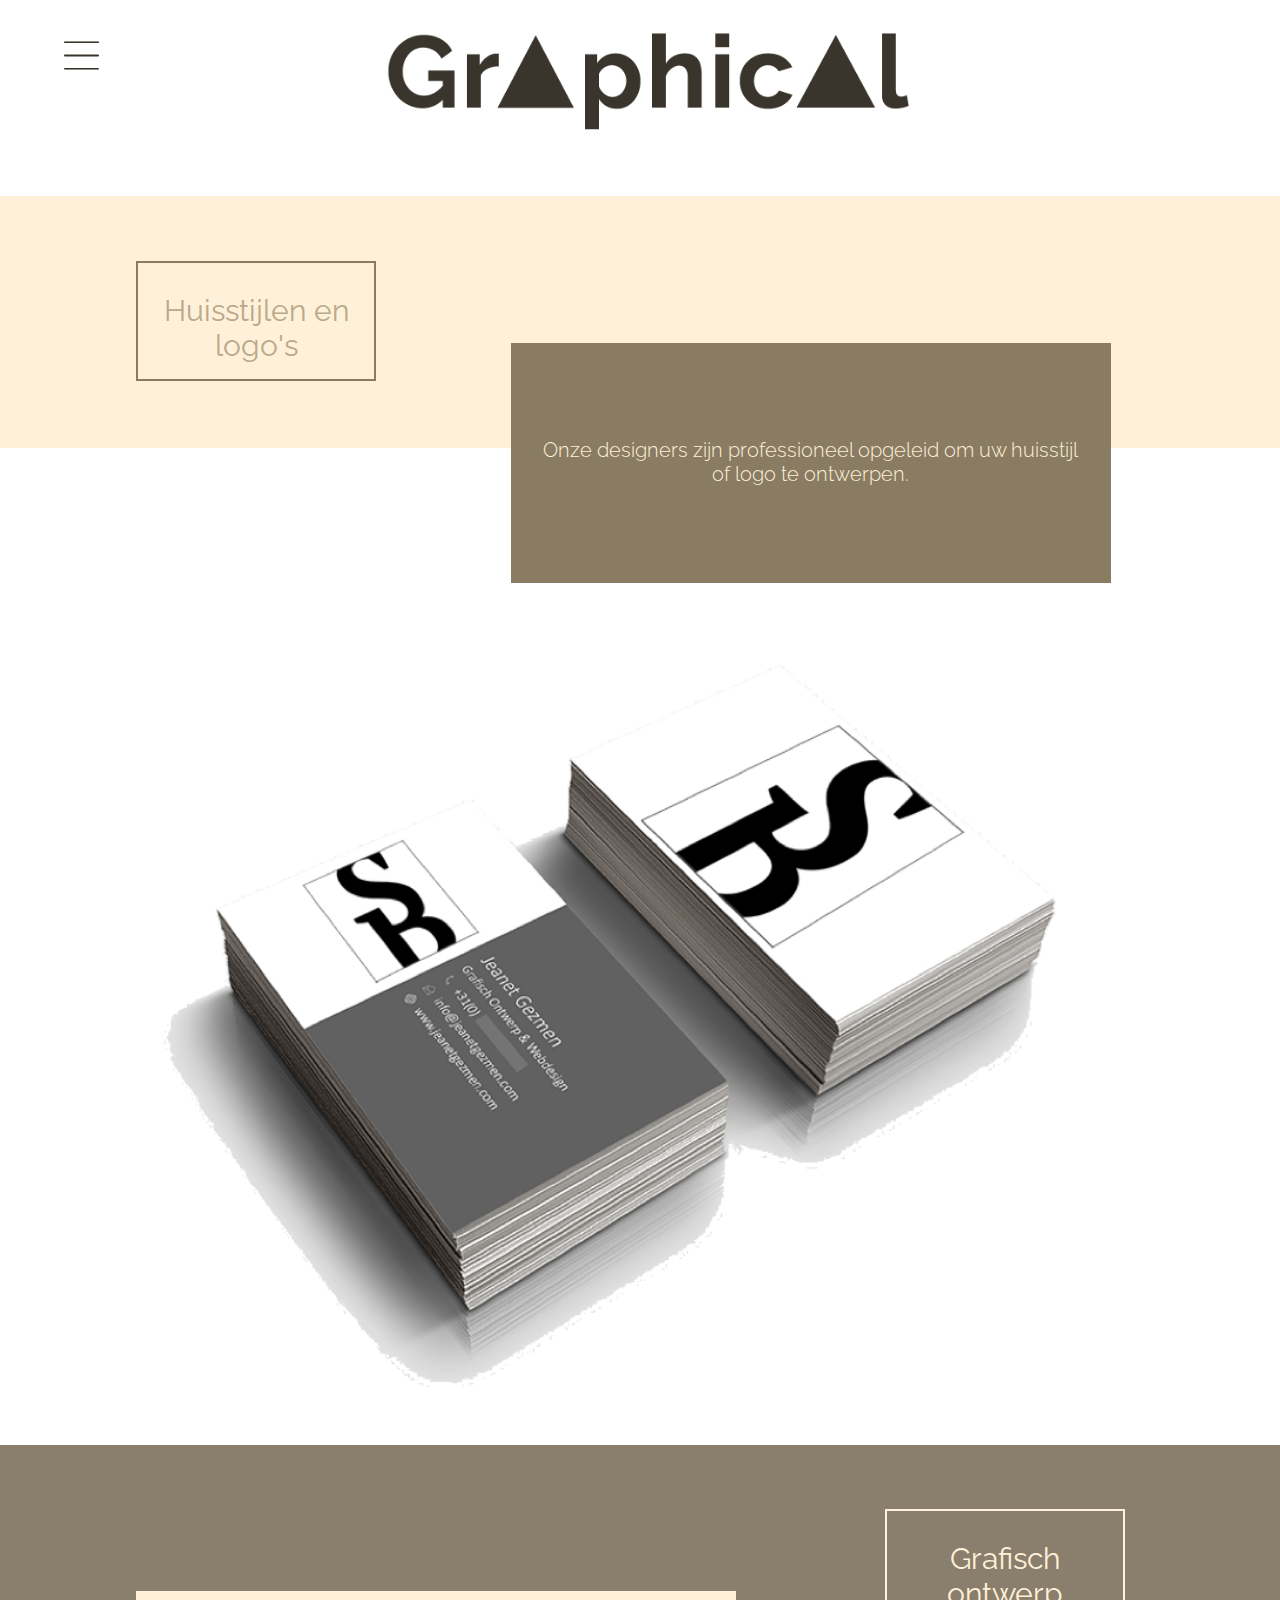
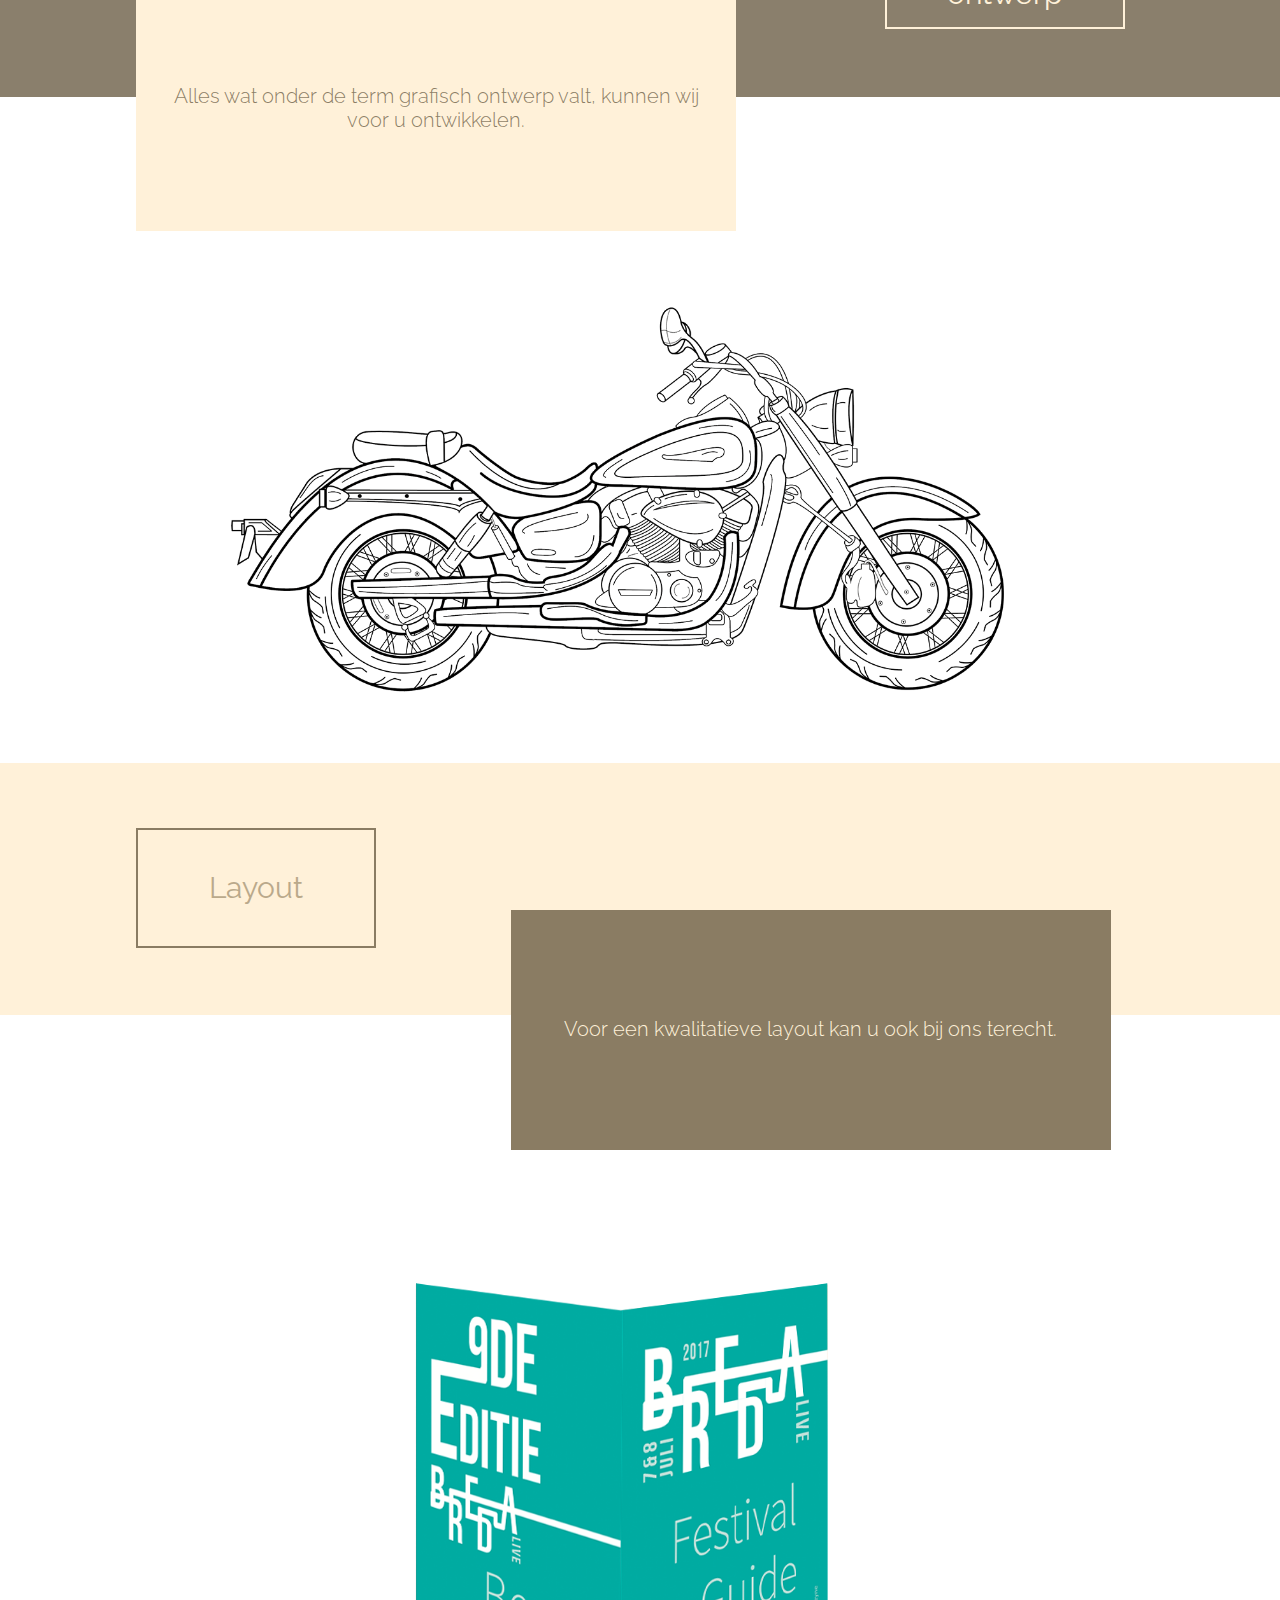
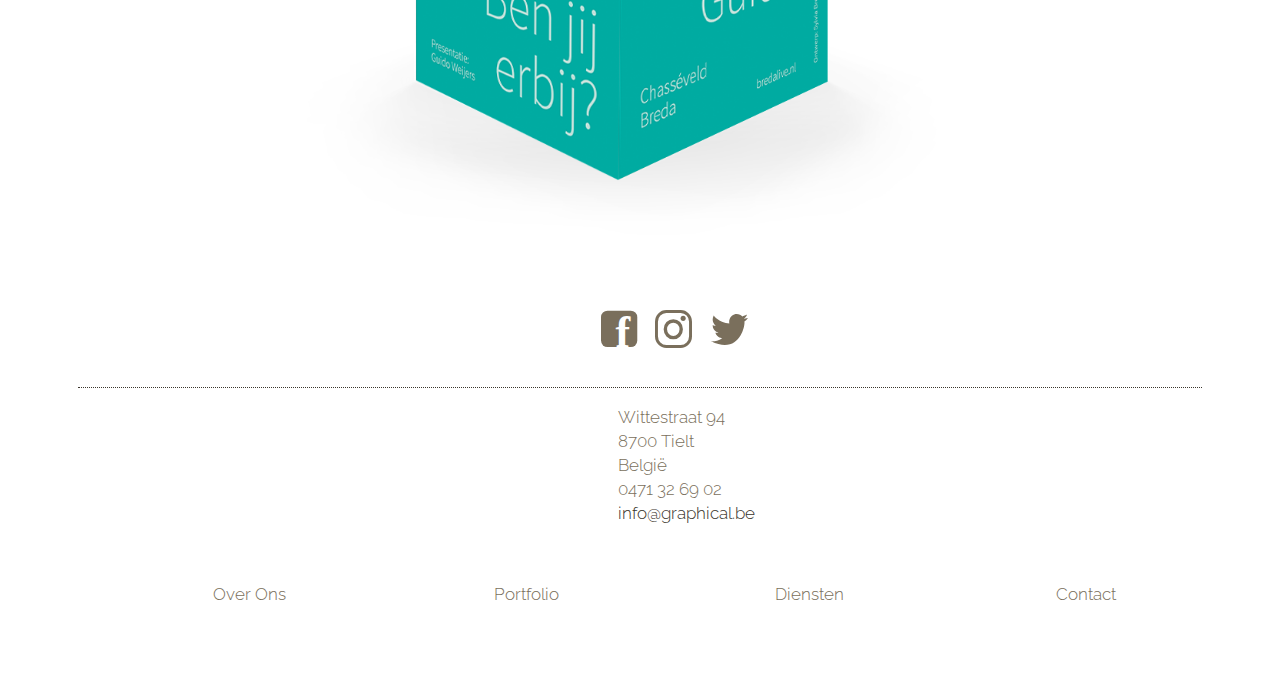
<file: index.html>
<!DOCTYPE html SYSTEM "about:legacy-compat">
<html dir="ltr" lang="nl-be" class="no-js" prefix="og: http://ogp.me/ns#">

<head>
  <!-- Character encoding -->
  <meta charset="UTF-8">
  <!-- Latest version of rendering engine -->
  <meta http-equiv="X-UA-Compatible" content="IE=edge,chrome=1">
  <!-- Mobile Viewport -->
  <meta name="viewport" content="width=device-width, initial-scale=1, maximum-scale=1">
  <!-- Most important SEO tag -->
  <title>Graphical | Home</title>
  <!-- Other SEO friendly tags -->
  <meta name="description" content="Lees hier alles over nieuwe media, html5 en andere ontwikkelingen in webdevelopment en mobile development. De docenten NMD willen graag hun kennis delen met jou!">
  <meta name="keywords" content="HTML5, JavaScript, jQuery, CSS3">
  <meta name="author" content="Arteveldehogeschool - Bachelor in de grafische en digitale media | MMP">
  <meta name="copyright" content="Copyright 2010-17 Arteveldehogeschool. All Rights Reserved.">
  <!-- OpenGraph -->
  <meta property="og:type" content="website">
  <meta property="og:title" content=">HTML5 | Webdesign II | GDM">
  <meta property="og:description" content="Lees hier alles over nieuwe media, html5 en andere ontwikkelingen in webdevelopment en mobile development. De docenten NMD willen graag hun kennis delen met jou!">
  <meta property="og:url" content="http://www.gdm.gent/">
  <meta property="og:site_name" content="GDM.GENT">
  <meta property="og:image" content="assets/images/ahs.png">
  <meta property="og:image:width" content="129">
  <meta property="og:image:height" content="129">
  <!-- humans.txt -->
  <link rel="author" type="text/plain" href="/humans.txt">
  <!-- DNS prefech for CDN -->
  <link rel="dns-prefetch" href="//cdnjs.cloudflare.com">
  <link rel="dns-prefetch" href="//code.jquery.com">
  <link rel="dns-prefetch" href="//maxcdn.bootstrapcdn.com">
  <!-- Icons -->
  <!-- http://realfavicongenerator.net/ -->
  <link rel="apple-touch-icon" sizes="180x180" href="assets/icons/apple-touch-icon.png">
  <link rel="icon" type="image/png" href="assets/icons/favicon-32x32.png" sizes="32x32">
  <link rel="icon" type="image/png" href="assets/icons/favicon-16x16.png" sizes="16x16">
  <link rel="manifest" href="assets/icons/manifest.json">
  <link rel="mask-icon" href="assets/icons/safari-pinned-tab.svg" color="#ee9900">
  <link rel="shortcut icon" href="assets/icons/favicon.ico">
  <meta name="apple-mobile-web-app-title" content="GDM">
  <meta name="application-name" content="GDM">
  <meta name="msapplication-config" content="assets/icons/browserconfig.xml">
  <meta name="theme-color" content="#ffffff">
  <!-- Stylesheets: Vendors -->
  <link rel="stylesheet" media="all" href="vendor/normalize/normalize.css">
  <!-- Stylesheets: App -->
  <link rel="stylesheet" media="all" href="css/fonts.css">
  <link rel="stylesheet" media="all" href="css/typography.css">
  <link rel="stylesheet" media="all" href="css/grid.css">
  <link rel="stylesheet" media="all" href="css/main.css">
  <!-- fonts -->
  <link href="https://fonts.googleapis.com/css?family=Raleway:300,300i,400,400i,500,500i,700,700i,800,800i,900,900i" rel="stylesheet">
  <!-- Modernizr: feature detection -->
  <script src="vendor/modernizr/modernizr.min.js"></script>
</head>

<body>

  <span onclick="openNav()"> <img class="menubalk" src="assets/icons/menu.svg"></span>

  <!-- begin hoofdnavigatie -->
  <div class="sf-grid__wrapper">
    <div class="sf-grid__container">
      <div class="sf-grid__row">

        <div class="sf-grid__column-11">
          <div class="header"><img class="logo" src="assets/icons/logo.png"></div>
        </div>


        <div class="sf-grid__column-6">
          <div id="myNav" class="overlay">


            <a href="javascript:void(0)" class="closebtn" onclick="closeNav()">&times;</a>


            <div class="overlay-content">
              <div class="hoofdmenu" <a href="#">Menu</a>
              </div>
              <a href="overons.html">Over ons</a>
              <a href="portfolio.html">Portfolio</a>
              <a href="diensten.html">Diensten</a>
              <a href="contact.html">Contact</a>
            </div>
          </div>
        </div>
      </div>
    </div>




    <span onclick="openNav()"></span>
    <script>
      function openNav() {
        document.getElementById("myNav").style.width = "100%";
      }


      function closeNav() {
        document.getElementById("myNav").style.width = "0%";
      }
    </script>
  </div>
  </div>

  </div>



  </div>
  </div>



  <div class="sf-grid__wrapper vlak1">
    <div class="sf-grid__container">
      <div class="sf-grid__row">
        <div class="sf-grid__column-4">
          <a href="huisstijlen.html">
            <div class="kader kader_huisstijlen--default"><span>Huisstijlen en logo's</span></div>
          </a>
        </div>
        <div class="sf-grid__column-8">
          <div class="kader huisstijlen"><span>Onze designers zijn professioneel 
opgeleid om uw huisstijl of logo te ontwerpen.</span></div>
        </div>
      </div>
    </div>
  </div>


  <div class="sf-grid__wrapper">
    <div class="sf-grid__container">
      <div class="sf-grid__row">
        <div class="sf-grid__column-12">
          <img class="mockup" src="assets/images/mockup.png"></div>

      </div>
    </div>
  </div>


  <div class="sf-grid__wrapper vlak">
    <div class="sf-grid__container">
      <div class="sf-grid__row">
        <div class="sf-grid__column-8">
          <div class="kader grafischontwerp"><span>Alles wat onder de term grafisch 
ontwerp valt, kunnen wij voor u ontwikkelen.</span></div>
        </div>
        <div class="sf-grid__column-4">
          <a href="grafischontwerp.html">
            <div class="kader kader_grafischontwerp--default"><span>Grafisch <br> ontwerp</span></div>
          </a>
        </div>
      </div>
    </div>
  </div>


  <div class="sf-grid__wrapper">
    <div class="sf-grid__container">
      <div class="sf-grid__row">
        <div class="sf-grid__column-12">
          <img class="motor" src="assets/images/motor.png"></div>
      </div>
    </div>
  </div>






  <div class="sf-grid__wrapper vlak1">
    <div class="sf-grid__container">
      <div class="sf-grid__row">
        <div class="sf-grid__column-4">
          <a href="layout.html">
            <div class="kader kader_webdesign--default"><span>Layout</span></div>
          </a>
        </div>
        <div class="sf-grid__column-8">
          <div class="kader webdesign"><span>Voor een kwalitatieve 
layout kan u ook bij ons terecht.</span></div>
        </div>

      </div>
    </div>
  </div>

  <div class="sf-grid__wrapper">
    <div class="sf-grid__container">
      <div class="sf-grid__row">
        <div class="sf-grid__column-12">
          <img class="bredalive" src="assets/images/bredalive.png"></div>
      </div>
    </div>
  </div>

  <div class="sf-grid__wrapper">
    <div class="sf-grid__container">
      <div class="sf-grid__row">
        <div class="sf-grid__column-4 sf-grid__offset-4 socialmedia">
          <article class="footer_tekst">
            <a href="https://twitter.com/?lang=nl"><img class="twitter" src="assets/icons/twitter.svg"></a>
          </article>

          <article class="footer_tekst">
            <a href="https://www.instagram.com/"><img class="instagram" src="assets/icons/instagram.svg"></a>
          </article>

          <article class="footer_tekst">
            <a href="https://www.facebook.com"><img class="facebook" src="assets/icons/facebook.svg"></p>
            </a>
          </article>
        </div>
      </div>
    </div>
  </div>

  <!--footer-->
  <div class="sf-grid__wrapper footer_vlak">
    <div class="sf-grid__container">
      <div class="sf-grid__row">

        <footer>
          <div class="sf-grid__column-12">
            <article class="footer_tekst">
              <p>Wittestraat 94 <br> 8700 Tielt<br>België<br> 0471 32 69 02<br><a class="emaillink" href="mailto:info@graphical.be">info@graphical.be</a></p>
            </article>
          </div>

          <div class="sf-grid__column-3">
            <a class="link" href="overons.html">
              <article class="footer_tekst">
                <p class="linkpaginas">Over Ons</p>
              </article>
          </div>

          <div class="sf-grid__column-3">
            <a class="link" href="portfolio.html">
              <article class="footer_tekst">
                <p class="linkpaginas">Portfolio</p>
              </article>
          </div>
          <div class="sf-grid__column-3">
            <a class="link" href="diensten.html">
              <article class="footer_tekst">
                <p class="linkpaginas">Diensten</p>
              </article>
          </div>

          <div class="sf-grid__column-3">
            <a class="link" href="contact.html">
              <article class="footer_tekst">
                <p class="linkpaginas">Contact</p>
              </article>
          </div>
        </footer>
      </div>
    </div>
  </div>
  <!--einde footer-->


</body>

</html>
</file>
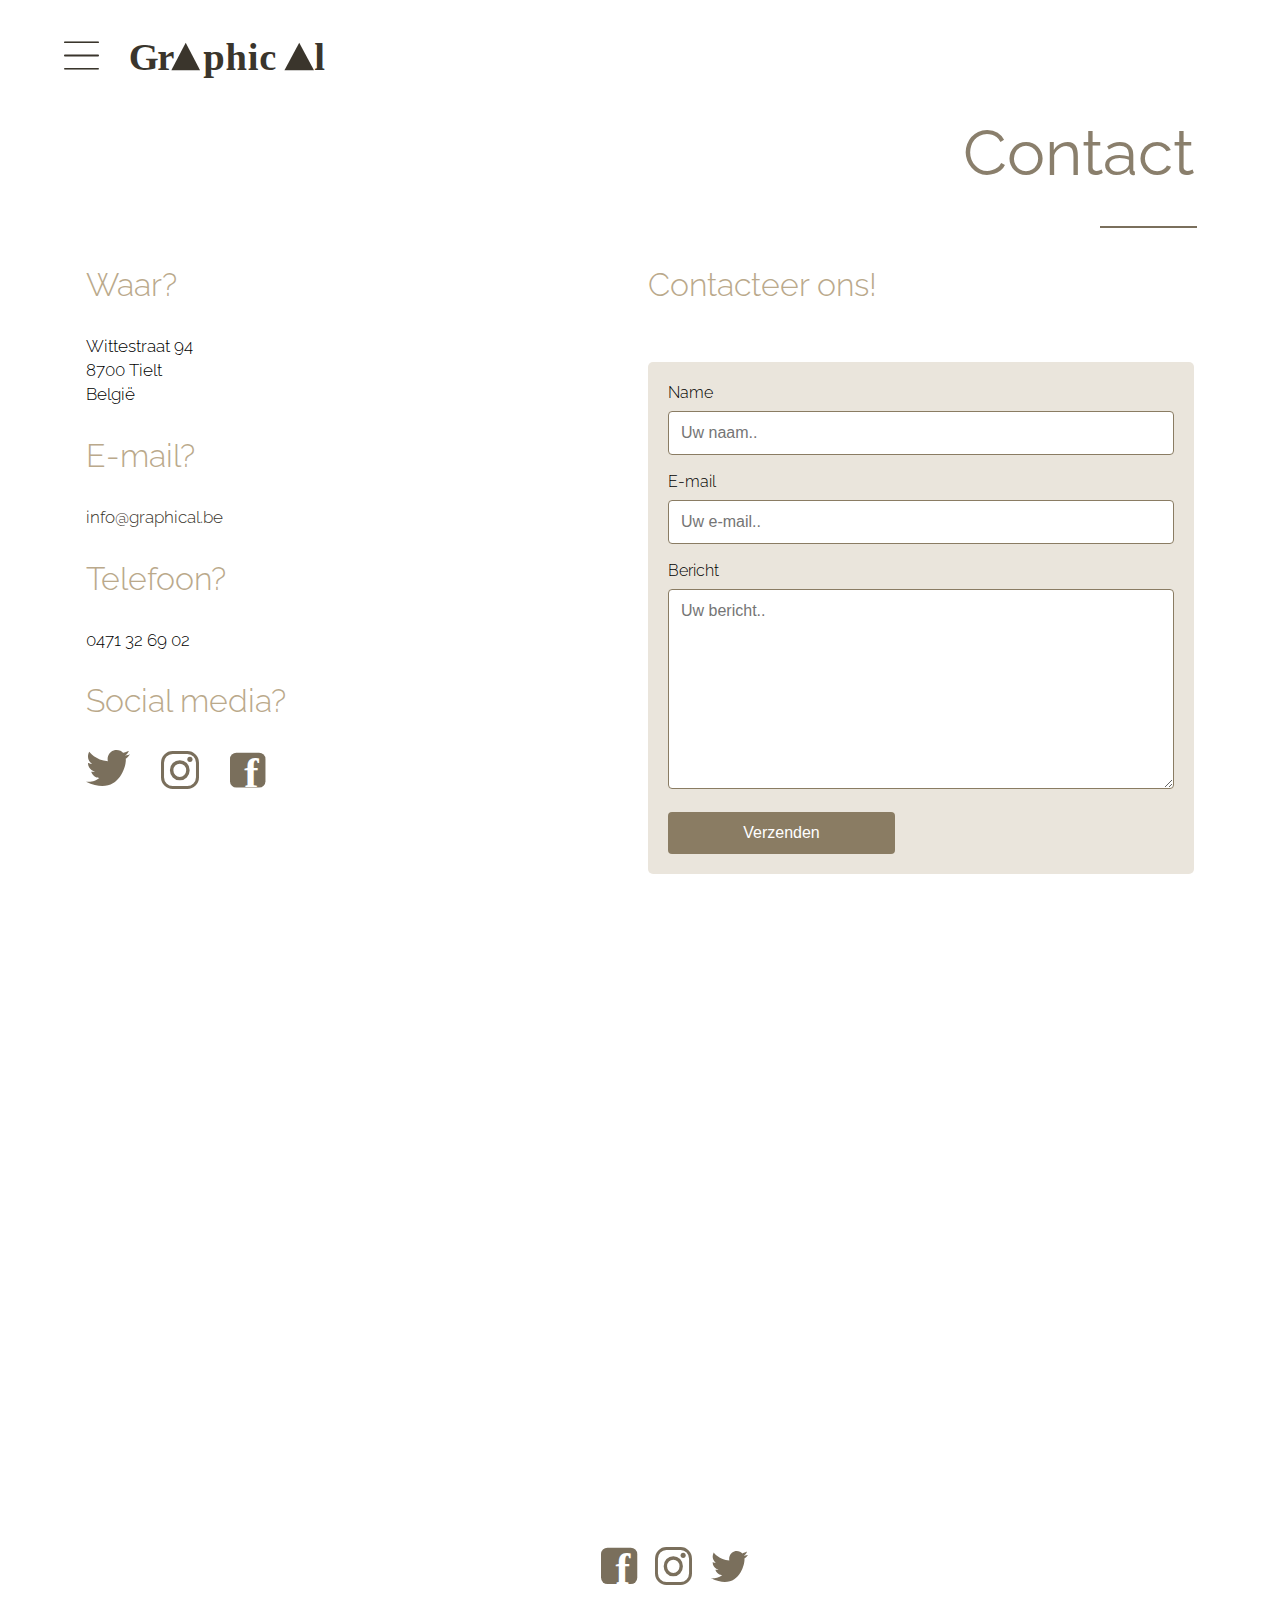
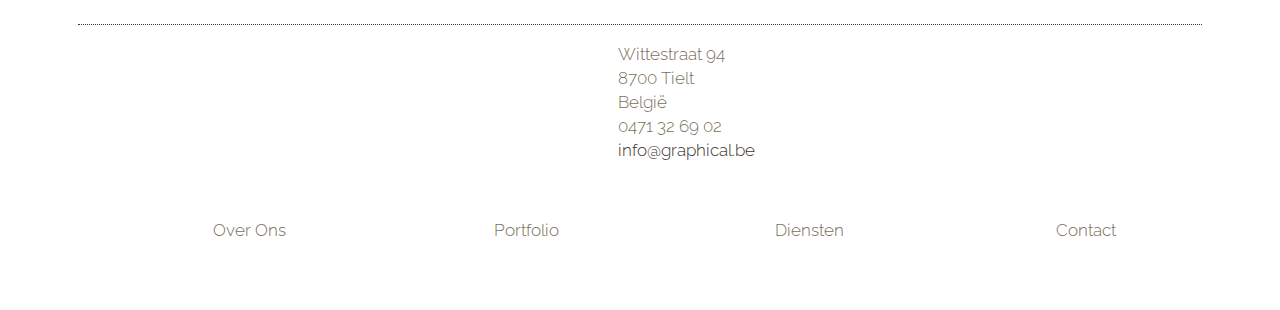
<file: contact.html>
<!DOCTYPE html SYSTEM "about:legacy-compat">
<html dir="ltr" lang="nl-be" class="no-js" prefix="og: http://ogp.me/ns#">

<head>
  <!-- Character encoding -->
  <meta charset="UTF-8">
  <!-- Latest version of rendering engine -->
  <meta http-equiv="X-UA-Compatible" content="IE=edge,chrome=1">
  <!-- Mobile Viewport -->
  <meta name="viewport" content="width=device-width, initial-scale=1, maximum-scale=1">
  <!-- Most important SEO tag -->
  <title>Graphical | Contact</title>
  <!-- Other SEO friendly tags -->
  <meta name="description" content="Lees hier alles over nieuwe media, html5 en andere ontwikkelingen in webdevelopment en mobile development. De docenten NMD willen graag hun kennis delen met jou!">
  <meta name="keywords" content="HTML5, JavaScript, jQuery, CSS3">
  <meta name="author" content="Arteveldehogeschool - Bachelor in de grafische en digitale media | MMP">
  <meta name="copyright" content="Copyright 2010-17 Arteveldehogeschool. All Rights Reserved.">
  <!-- OpenGraph -->
  <meta property="og:type" content="website">
  <meta property="og:title" content=">HTML5 | Webdesign II | GDM">
  <meta property="og:description" content="Lees hier alles over nieuwe media, html5 en andere ontwikkelingen in webdevelopment en mobile development. De docenten NMD willen graag hun kennis delen met jou!">
  <meta property="og:url" content="http://www.gdm.gent/">
  <meta property="og:site_name" content="GDM.GENT">
  <meta property="og:image" content="assets/images/ahs.png">
  <meta property="og:image:width" content="129">
  <meta property="og:image:height" content="129">
  <!-- humans.txt -->
  <link rel="author" type="text/plain" href="/humans.txt">
  <!-- DNS prefech for CDN -->
  <link rel="dns-prefetch" href="//cdnjs.cloudflare.com">
  <link rel="dns-prefetch" href="//code.jquery.com">
  <link rel="dns-prefetch" href="//maxcdn.bootstrapcdn.com">
  <!-- Icons -->
  <!-- http://realfavicongenerator.net/ -->
  <link rel="apple-touch-icon" sizes="180x180" href="assets/icons/apple-touch-icon.png">
  <link rel="icon" type="image/png" href="assets/icons/favicon-32x32.png" sizes="32x32">
  <link rel="icon" type="image/png" href="assets/icons/favicon-16x16.png" sizes="16x16">
  <link rel="manifest" href="assets/icons/manifest.json">
  <link rel="mask-icon" href="assets/icons/safari-pinned-tab.svg" color="#ee9900">
  <link rel="shortcut icon" href="assets/icons/favicon.ico">
  <meta name="apple-mobile-web-app-title" content="GDM">
  <meta name="application-name" content="GDM">
  <meta name="msapplication-config" content="assets/icons/browserconfig.xml">
  <meta name="theme-color" content="#ffffff">
  <!-- Stylesheets: Vendors -->
  <link rel="stylesheet" media="all" href="vendor/normalize/normalize.css">
  <!-- Stylesheets: App -->
  <link rel="stylesheet" media="all" href="css/fonts.css">
  <link rel="stylesheet" media="all" href="css/typography.css">
  <link rel="stylesheet" media="all" href="css/grid.css">
  <link rel="stylesheet" media="all" href="css/main.css">
  <!-- fonts -->
  <link href="https://fonts.googleapis.com/css?family=Raleway:300,300i,400,400i,500,500i,700,700i,800,800i,900,900i" rel="stylesheet">
  <!-- Modernizr: feature detection -->
  <script src="vendor/modernizr/modernizr.min.js"></script>
</head>

<body>
  <span onclick="openNav()"> <img class="menubalk" src="assets/icons/menu.svg"></span>
  <header>
    <a href="index.html"> <img class="navigatielogo" src="assets/icons/logo.svg"></a>
  </header>
  <div class="sf-grid__wrapper">
    <div class="sf-grid__container">
      <div class="sf-grid__row">
        <div class="sf-grid__column-6">
          <div id="myNav" class="overlay">


            <a href="javascript:void(0)" class="closebtn" onclick="closeNav()">&times;</a>


            <div class="overlay-content">
              <div class="hoofdmenu" <a href="#">Menu</a>
              </div>
              <a href="overons.html">Over ons</a>
              <a href="portfolio.html">Portfolio</a>
              <a href="diensten.html">Diensten</a>
              <a href="contact.html">Contact</a>
            </div>
          </div>
        </div>
      </div>
    </div>


    <span onclick="openNav()"></span>

    <script>
      function openNav() {
        document.getElementById("myNav").style.width = "100%";
      }


      function closeNav() {
        document.getElementById("myNav").style.width = "0%";
      }
    </script>

    <div class="sf-grid__wrapper">
      <div class="sf-grid__container">
        <div class="sf-grid__row">
          <div class="sf-grid__column-12">
            <h1>Contact</h1>
            <hr class="lijntje">
          </div>
        </div>
      </div>
    </div>

    <div class="sf-grid__wrapper">
      <div class="sf-grid__container">
        <div class="sf-grid__row">
          <div class="sf-grid__column-6">
            <h2>Waar?</h2>

            <p>Wittestraat 94 <br> 8700 Tielt <br>België</p>
            <h2>E-mail?</h2>
            <p><a class="emaillink" href="mailto:info@graphical.be">info@graphical.be</a></p>
            <h2>Telefoon?</h2>
            <p>0471 32 69 02</p>
            <h2>Social media?</h2>
            <p>
              <a href="https://twitter.com/?lang=nl"><img class="twitter1" src="assets/icons/twitter.svg"></a>
              <a href="https://www.instagram.com/"><img class="instagram1" src="assets/icons/instagram.svg"></a>
              <a href="https://www.facebook.com"><img class="facebook1" src="assets/icons/facebook.svg"> </a>
            </p>


          </div>


          <div class="sf-grid__column-6">
            <h2>Contacteer ons!</h2>
            <div class="container">

              <form action="/action_page.php">

                <label for="fname">Name</label>
                <input type="text" id="fname" name="firstname" placeholder="Uw naam..">

                <label for="lname">E-mail</label>
                <input type="text" id="lname" name="lastname" placeholder="Uw e-mail..">

                <label for="subject">Bericht</label>
                <textarea id="subject" name="subject" placeholder="Uw bericht.." style="height:200px"></textarea>

                <input type="verzenden" value="Verzenden">

              </form>
            </div>
          </div>
        </div>
      </div>
    </div>




    <div clas="sf-grid__wrapper">
      <div class="sf-grid__container">
        <div class="sf-grid__row">
          <div class="sf-grid__column-12">
            <iframe src="https://www.google.com/maps/embed?pb=!1m18!1m12!1m3!1d2511.4443170262166!2d3.3212730158759474!3d50.989461079553344!2m3!1f0!2f0!3f0!3m2!1i1024!2i768!4f13.1!3m3!1m2!1s0x47c347376724d89f%3A0x481bbc234d5d6538!2sWittestraat+94%2C+8700+Tielt!5e0!3m2!1snl!2sbe!4v1495804492799"
              width="800" height="450" frameborder="0" style="border:0" allowfullscreen></iframe>
          </div>
        </div>
      </div>
    </div>


    <div class="sf-grid__wrapper">
      <div class="sf-grid__container">
        <div class="sf-grid__row">
          <div class="sf-grid__column-4 sf-grid__offset-4 socialmedia">
            <article class="footer_tekst">
              <a href="https://twitter.com/?lang=nl"><img class="twitter" src="assets/icons/twitter.svg"></a>
            </article>

            <article class="footer_tekst">
              <a href="https://www.instagram.com/"><img class="instagram" src="assets/icons/instagram.svg"></a>
            </article>

            <article class="footer_tekst">
              <a href="https://www.facebook.com"><img class="facebook" src="assets/icons/facebook.svg"></p>
              </a>
            </article>
          </div>
        </div>
      </div>
    </div>

    <!--footer-->
    <div class="sf-grid__wrapper footer_vlak">
      <div class="sf-grid__container">
        <div class="sf-grid__row">

          <footer>
            <div class="sf-grid__column-12">
              <article class="footer_tekst">
                <p>Wittestraat 94 <br> 8700 Tielt<br>België<br> 0471 32 69 02<br><a class="emaillink" href="mailto:info@graphical.be">info@graphical.be</a></p>
              </article>
            </div>

            <div class="sf-grid__column-3">
              <a class="link" href="overons.html">
                <article class="footer_tekst">
                  <p class="linkpaginas">Over Ons</p>
                </article>
            </div>

            <div class="sf-grid__column-3">
              <a class="link" href="portfolio.html">
                <article class="footer_tekst">
                  <p class="linkpaginas">Portfolio</p>
                </article>
            </div>
            <div class="sf-grid__column-3">
              <a class="link" href="diensten.html">
                <article class="footer_tekst">
                  <p class="linkpaginas">Diensten</p>
                </article>
            </div>

            <div class="sf-grid__column-3">
              <a class="link" href="contact.html">
                <article class="footer_tekst">
                  <p class="linkpaginas">Contact</p>
                </article>
            </div>




          </footer>
        </div>
      </div>
    </div>
    <!--einde footer-->
</body>

</html>
</file>
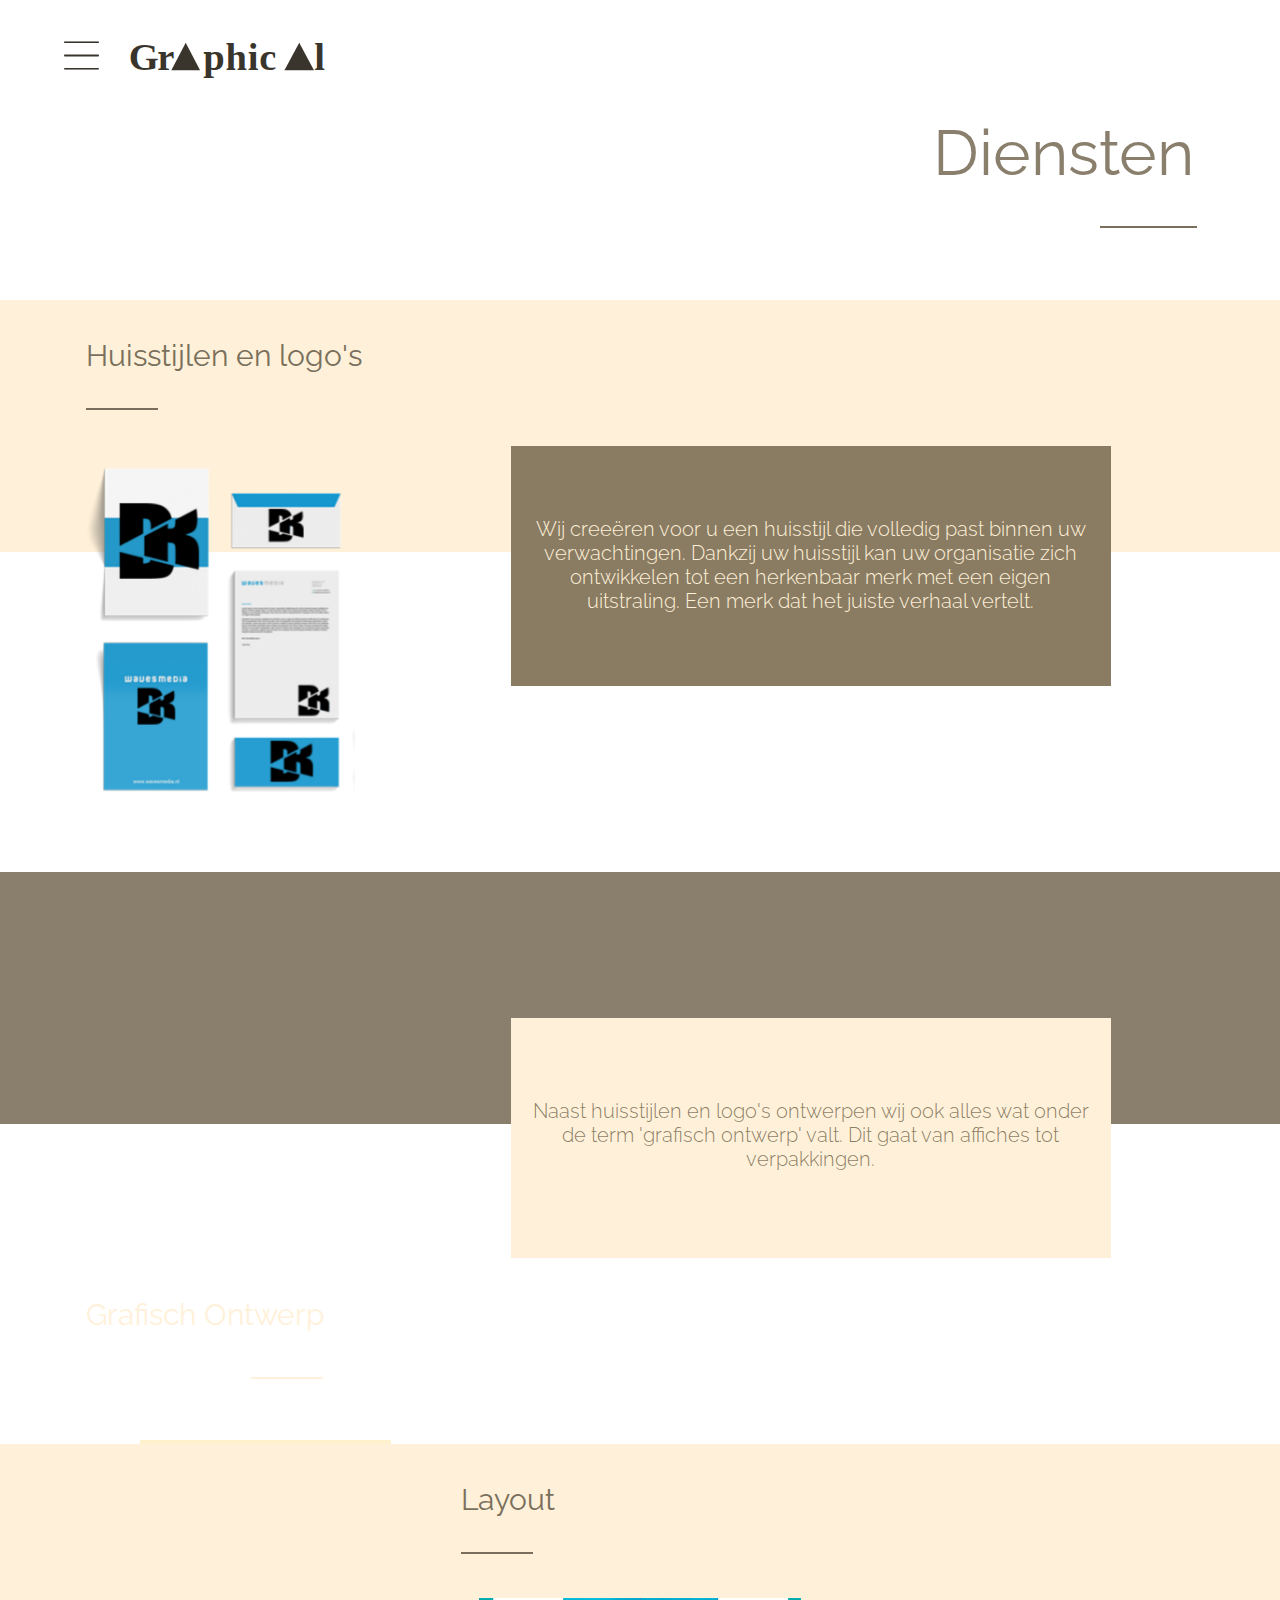
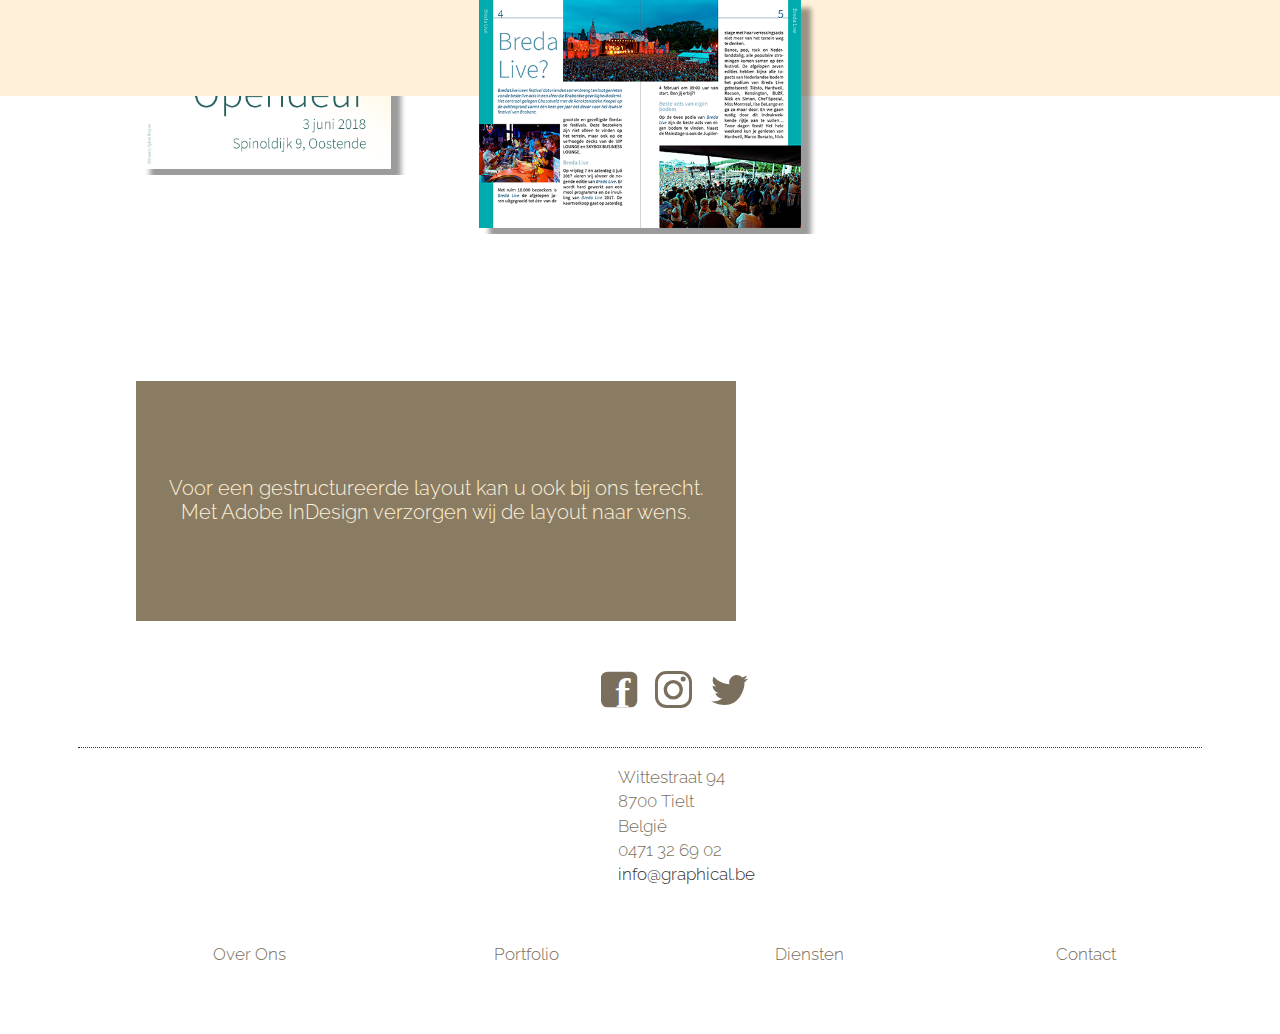
<file: diensten.html>
<!DOCTYPE html SYSTEM "about:legacy-compat">
<html dir="ltr" lang="nl-be" class="no-js" prefix="og: http://ogp.me/ns#">

<head>
  <!-- Character encoding -->
  <meta charset="UTF-8">
  <!-- Latest version of rendering engine -->
  <meta http-equiv="X-UA-Compatible" content="IE=edge,chrome=1">
  <!-- Mobile Viewport -->
  <meta name="viewport" content="width=device-width, initial-scale=1, maximum-scale=1">
  <!-- Most important SEO tag -->
  <title>Graphical | Diensten</title>
  <!-- Other SEO friendly tags -->
  <meta name="description" content="Lees hier alles over nieuwe media, html5 en andere ontwikkelingen in webdevelopment en mobile development. De docenten NMD willen graag hun kennis delen met jou!">
  <meta name="keywords" content="HTML5, JavaScript, jQuery, CSS3">
  <meta name="author" content="Arteveldehogeschool - Bachelor in de grafische en digitale media | MMP">
  <meta name="copyright" content="Copyright 2010-17 Arteveldehogeschool. All Rights Reserved.">
  <!-- OpenGraph -->
  <meta property="og:type" content="website">
  <meta property="og:title" content=">HTML5 | Webdesign II | GDM">
  <meta property="og:description" content="Lees hier alles over nieuwe media, html5 en andere ontwikkelingen in webdevelopment en mobile development. De docenten NMD willen graag hun kennis delen met jou!">
  <meta property="og:url" content="http://www.gdm.gent/">
  <meta property="og:site_name" content="GDM.GENT">
  <meta property="og:image" content="assets/images/ahs.png">
  <meta property="og:image:width" content="129">
  <meta property="og:image:height" content="129">
  <!-- humans.txt -->
  <link rel="author" type="text/plain" href="/humans.txt">
  <!-- DNS prefech for CDN -->
  <link rel="dns-prefetch" href="//cdnjs.cloudflare.com">
  <link rel="dns-prefetch" href="//code.jquery.com">
  <link rel="dns-prefetch" href="//maxcdn.bootstrapcdn.com">
  <!-- Icons -->
  <!-- http://realfavicongenerator.net/ -->
  <link rel="apple-touch-icon" sizes="180x180" href="assets/icons/apple-touch-icon.png">
  <link rel="icon" type="image/png" href="assets/icons/favicon-32x32.png" sizes="32x32">
  <link rel="icon" type="image/png" href="assets/icons/favicon-16x16.png" sizes="16x16">
  <link rel="manifest" href="assets/icons/manifest.json">
  <link rel="mask-icon" href="assets/icons/safari-pinned-tab.svg" color="#ee9900">
  <link rel="shortcut icon" href="assets/icons/favicon.ico">
  <meta name="apple-mobile-web-app-title" content="GDM">
  <meta name="application-name" content="GDM">
  <meta name="msapplication-config" content="assets/icons/browserconfig.xml">
  <meta name="theme-color" content="#ffffff">
  <!-- Stylesheets: Vendors -->
  <link rel="stylesheet" media="all" href="vendor/normalize/normalize.css">
  <!-- Stylesheets: App -->
  <link rel="stylesheet" media="all" href="css/fonts.css">
  <link rel="stylesheet" media="all" href="css/typography.css">
  <link rel="stylesheet" media="all" href="css/grid.css">
  <link rel="stylesheet" media="all" href="css/main.css">
  <!-- fonts -->
  <link href="https://fonts.googleapis.com/css?family=Raleway:300,300i,400,400i,500,500i,700,700i,800,800i,900,900i" rel="stylesheet">
  <!-- Modernizr: feature detection -->
  <script src="vendor/modernizr/modernizr.min.js"></script>
</head>

<body>
  <span onclick="openNav()"> <img class="menubalk" src="assets/icons/menu.svg"></span>
  <header>
    <a href="index.html"> <img class="navigatielogo" src="assets/icons/logo.svg"></a>
  </header>
  <div class="sf-grid__wrapper">
    <div class="sf-grid__container">
      <div class="sf-grid__row">
        <div class="sf-grid__column-6">
          <div id="myNav" class="overlay">

            
            <a href="javascript:void(0)" class="closebtn" onclick="closeNav()">&times;</a>

          
            <div class="overlay-content">
              <div class="hoofdmenu" <a href="#">Menu</a>
              </div>
              <a href="overons.html">Over ons</a>
              <a href="portfolio.html">Portfolio</a>
              <a href="diensten.html">Diensten</a>
              <a href="contact.html">Contact</a>
            </div>

          </div>
        </div>
      </div>
    </div>

    
    <span onclick="openNav()"></span>

    <script>
     
      function openNav() {
        document.getElementById("myNav").style.width = "100%";
      }

     
      function closeNav() {
        document.getElementById("myNav").style.width = "0%";
      }
    </script>



    <div class="sf-grid__wrapper">
      <div class="sf-grid__container">
        <div class="sf-grid__row">
          <div class="sf-grid__column-12">
            <h1>Diensten</h1>
            <hr class="lijntje">
          </div>
        </div>
      </div>
    </div>


    <div class="sf-grid__wrapper vlak2">
      <div class="sf-grid__container">
        <div class="sf-grid__row">
          <div class="sf-grid__column-4">
            <h3>Huisstijlen en logo's</h3>
            <hr class="lijntje1">
            <img class="mockup2" src="assets/images/mockup2.png">
          </div>
          <div class="sf-grid__column-8">
            <div class="kader huisstijlen"><span>Wij creeëren voor u een huisstijl die volledig past binnen uw verwachtingen. Dankzij uw huisstijl kan uw organisatie zich ontwikkelen tot een herkenbaar merk met een eigen uitstraling. Een merk dat het juiste verhaal vertelt.</span></div>
          </div>
        </div>
      </div>
    </div>

    <div class="sf-grid__wrapper vlak3">
      <div class="sf-grid__container">
        <div class="sf-grid__row">
          <div class="sf-grid__column-8">
            <div class="kader grafischontwerp"><span>Naast huisstijlen en logo's ontwerpen wij ook alles wat onder de term 'grafisch ontwerp' valt. Dit gaat van affiches tot verpakkingen.</span></div>
          </div>
          <div class="sf-grid__column-4">
            <h4>Grafisch Ontwerp</h4>
            <hr class="lijntje2">
            <img class="publicatie" src="assets/images/publicatie.png">
          </div>
        </div>
      </div>
    </div>

    <div class="sf-grid__wrapper vlak4">
      <div class="sf-grid__container">
        <div class="sf-grid__row">
          <div class="sf-grid__column-4">
            <h3>Layout</h3>
            <hr class="lijntje1">
            <img class="binnenwerk" src="assets/images/binnenwerk.png">
          </div>
          <div class="sf-grid__column-8">
            <div class="kader huisstijlen"><span>Voor een gestructureerde layout kan u ook bij ons terecht. Met Adobe InDesign verzorgen wij de layout naar wens.</span></div>
          </div>
        </div>
      </div>
    </div>

    <div class="sf-grid__wrapper">
      <div class="sf-grid__container">
        <div class="sf-grid__row">
          <div class="sf-grid__column-4 sf-grid__offset-4 socialmedia">
            <article class="footer_tekst">
              <a href="https://twitter.com/?lang=nl"><img class="twitter" src="assets/icons/twitter.svg"></a>
            </article>

            <article class="footer_tekst">
              <a href="https://www.instagram.com/"><img class="instagram" src="assets/icons/instagram.svg"></a>
            </article>

            <article class="footer_tekst">
              <a href="https://www.facebook.com"><img class="facebook" src="assets/icons/facebook.svg"></p>
              </a>
            </article>
          </div>
        </div>
      </div>
    </div>

    <!--footer-->
    <div class="sf-grid__wrapper footer_vlak">
      <div class="sf-grid__container">
        <div class="sf-grid__row">

          <footer>
            <div class="sf-grid__column-12">
              <article class="footer_tekst">
                <p>Wittestraat 94 <br> 8700 Tielt<br>België<br> 0471 32 69 02<br><a class="emaillink" href="mailto:info@graphical.be">info@graphical.be</a></p>
              </article>
            </div>

            <div class="sf-grid__column-3">
              <a class="link" href="overons.html">
                <article class="footer_tekst">
                  <p class="linkpaginas">Over Ons</p>
                </article>
            </div>

            <div class="sf-grid__column-3">
              <a class="link" href="portfolio.html">
                <article class="footer_tekst">
                  <p class="linkpaginas">Portfolio</p>
                </article>
            </div>
            <div class="sf-grid__column-3">
              <a class="link" href="diensten.html">
                <article class="footer_tekst">
                  <p class="linkpaginas">Diensten</p>
                </article>
            </div>

            <div class="sf-grid__column-3">
              <a class="link" href="contact.html">
                <article class="footer_tekst">
                  <p class="linkpaginas">Contact</p>
                </article>
            </div>




          </footer>
        </div>
      </div>
    </div>
    <!--einde footer-->


</body>

</html>
</file>
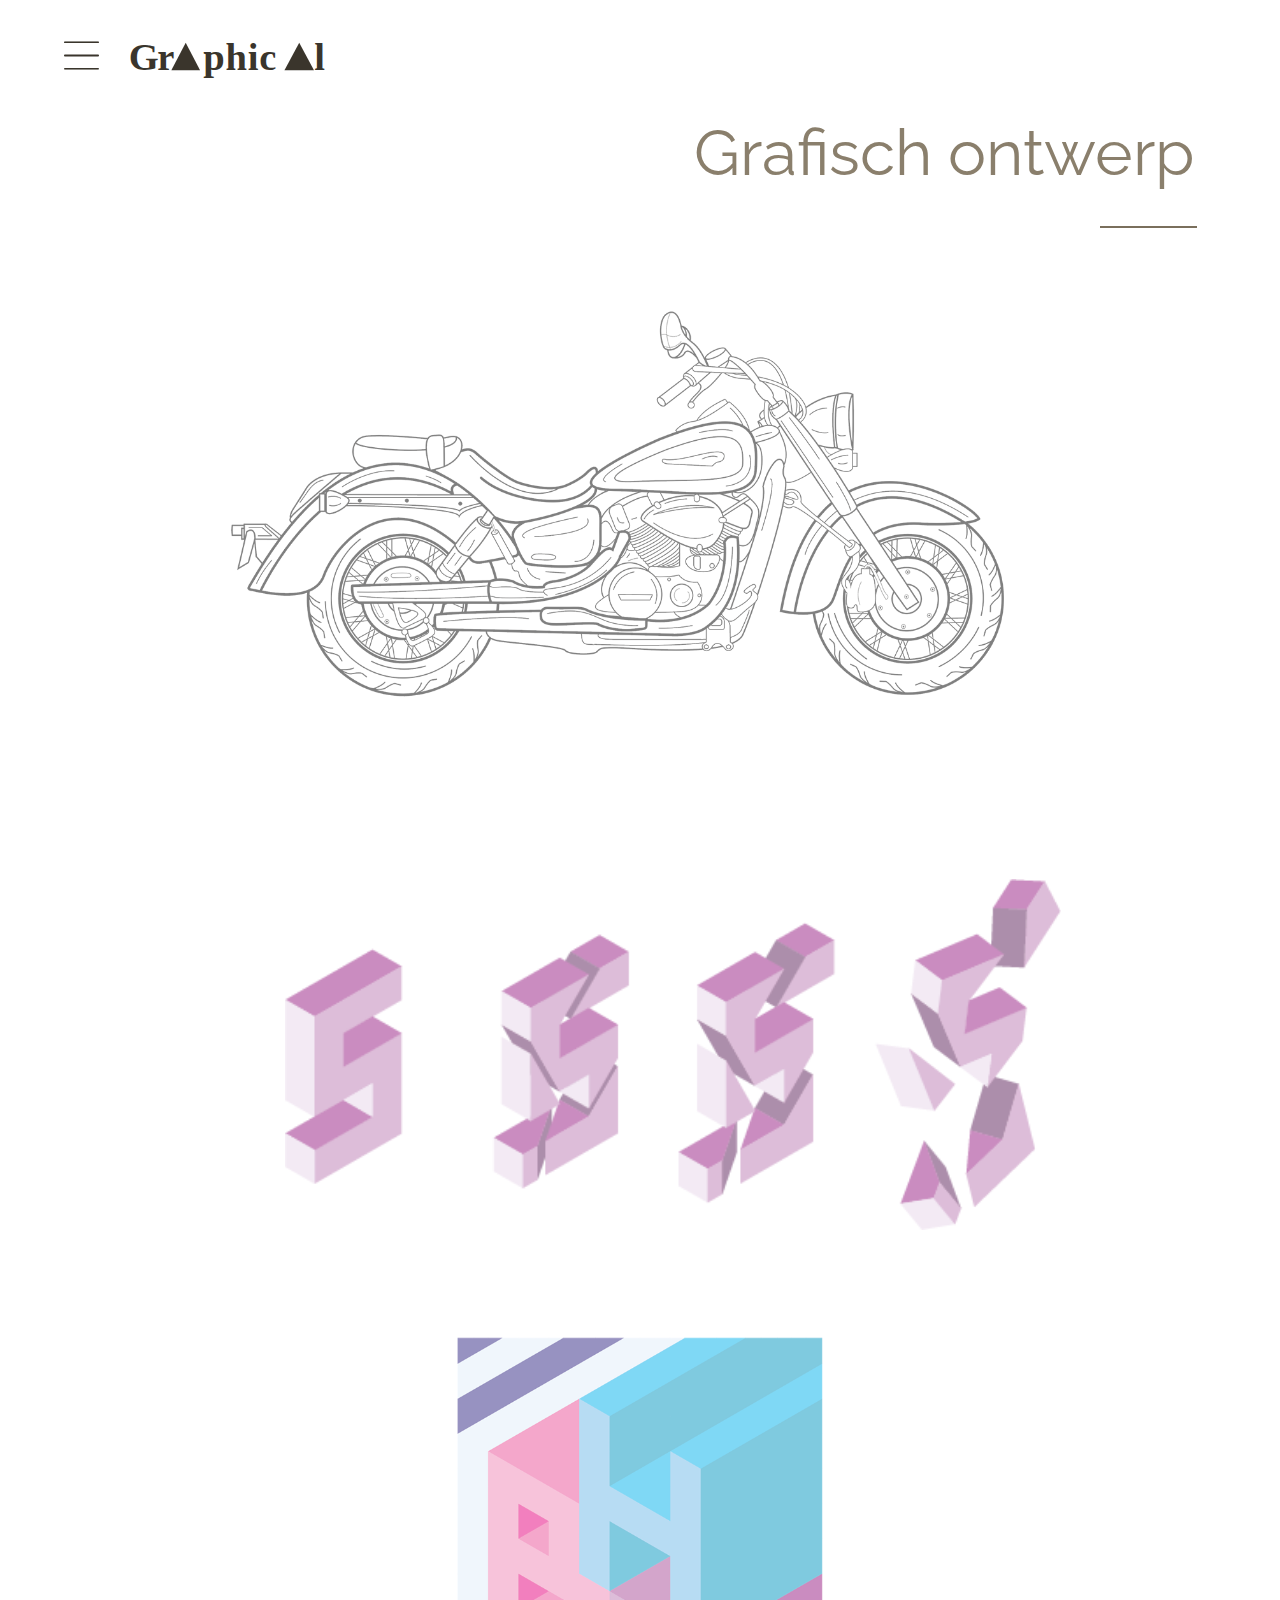
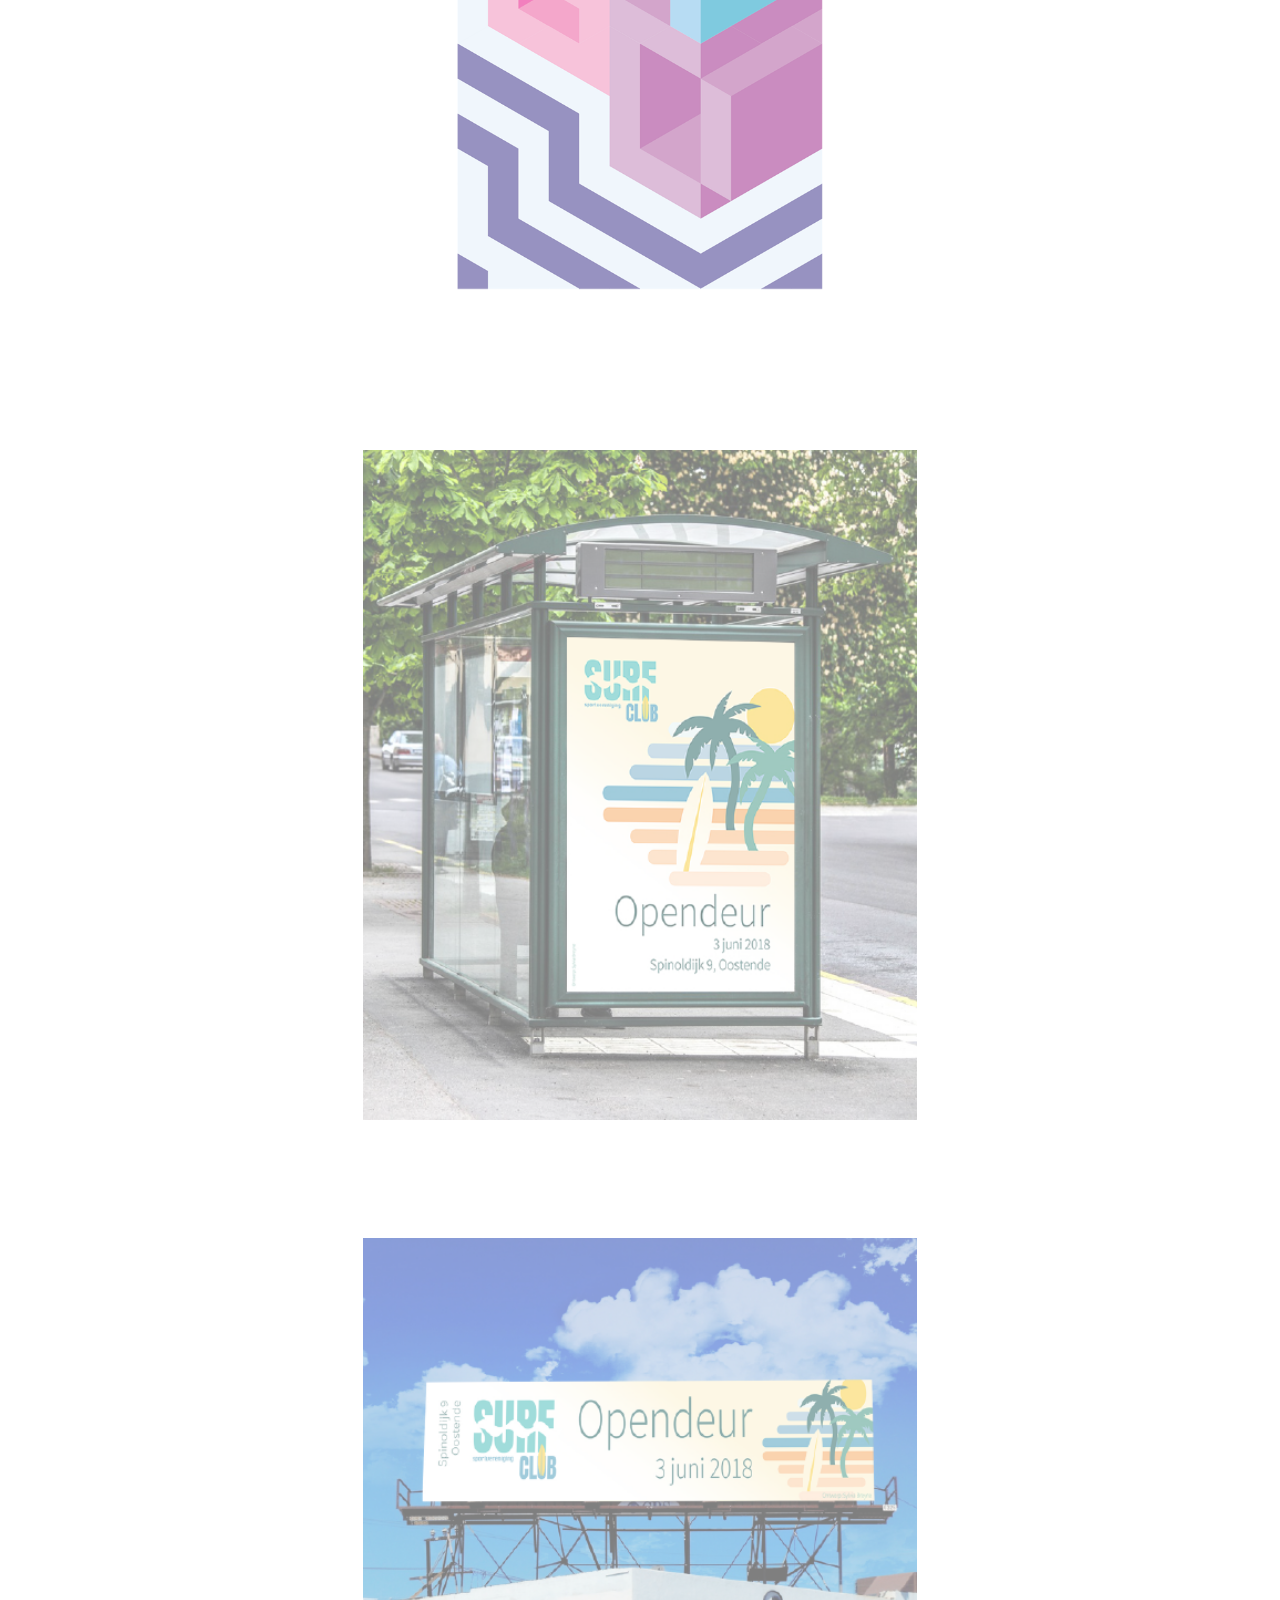
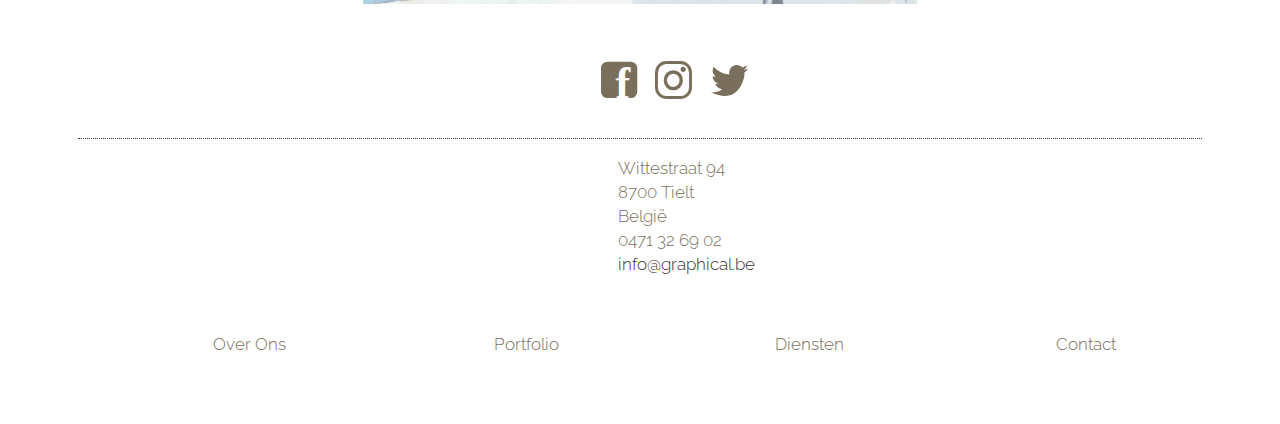
<file: grafischontwerp.html>
<!DOCTYPE html SYSTEM "about:legacy-compat">
<html dir="ltr" lang="nl-be" class="no-js" prefix="og: http://ogp.me/ns#">

<head>
    <!-- Character encoding -->
    <meta charset="UTF-8">
    <!-- Latest version of rendering engine -->
    <meta http-equiv="X-UA-Compatible" content="IE=edge,chrome=1">
    <!-- Mobile Viewport -->
    <meta name="viewport" content="width=device-width, initial-scale=1, maximum-scale=1">
    <!-- Most important SEO tag -->
    <title>Graphical | Grafisch Ontwerp</title>
    <!-- Other SEO friendly tags -->
    <meta name="description" content="Lees hier alles over nieuwe media, html5 en andere ontwikkelingen in webdevelopment en mobile development. De docenten NMD willen graag hun kennis delen met jou!">
    <meta name="keywords" content="HTML5, JavaScript, jQuery, CSS3">
    <meta name="author" content="Arteveldehogeschool - Bachelor in de grafische en digitale media | MMP">
    <meta name="copyright" content="Copyright 2010-17 Arteveldehogeschool. All Rights Reserved.">
    <!-- OpenGraph -->
    <meta property="og:type" content="website">
    <meta property="og:title" content=">HTML5 | Webdesign II | GDM">
    <meta property="og:description" content="Lees hier alles over nieuwe media, html5 en andere ontwikkelingen in webdevelopment en mobile development. De docenten NMD willen graag hun kennis delen met jou!">
    <meta property="og:url" content="http://www.gdm.gent/">
    <meta property="og:site_name" content="GDM.GENT">
    <meta property="og:image" content="assets/images/ahs.png">
    <meta property="og:image:width" content="129">
    <meta property="og:image:height" content="129">
    <!-- humans.txt -->
    <link rel="author" type="text/plain" href="/humans.txt">
    <!-- DNS prefech for CDN -->
    <link rel="dns-prefetch" href="//cdnjs.cloudflare.com">
    <link rel="dns-prefetch" href="//code.jquery.com">
    <link rel="dns-prefetch" href="//maxcdn.bootstrapcdn.com">
    <!-- Icons -->
    <!-- http://realfavicongenerator.net/ -->
    <link rel="apple-touch-icon" sizes="180x180" href="assets/icons/apple-touch-icon.png">
    <link rel="icon" type="image/png" href="assets/icons/favicon-32x32.png" sizes="32x32">
    <link rel="icon" type="image/png" href="assets/icons/favicon-16x16.png" sizes="16x16">
    <link rel="manifest" href="assets/icons/manifest.json">
    <link rel="mask-icon" href="assets/icons/safari-pinned-tab.svg" color="#ee9900">
    <link rel="shortcut icon" href="assets/icons/favicon.ico">
    <meta name="apple-mobile-web-app-title" content="GDM">
    <meta name="application-name" content="GDM">
    <meta name="msapplication-config" content="assets/icons/browserconfig.xml">
    <meta name="theme-color" content="#ffffff">
    <!-- Stylesheets: Vendors -->
    <link rel="stylesheet" media="all" href="vendor/normalize/normalize.css">
    <!-- Stylesheets: App -->
    <link rel="stylesheet" media="all" href="css/fonts.css">
    <link rel="stylesheet" media="all" href="css/typography.css">
    <link rel="stylesheet" media="all" href="css/grid.css">
    <link rel="stylesheet" media="all" href="css/main.css">
    <!-- fonts -->
    <link href="https://fonts.googleapis.com/css?family=Raleway:300,300i,400,400i,500,500i,700,700i,800,800i,900,900i" rel="stylesheet">
    <!-- Modernizr: feature detection -->
    <script src="vendor/modernizr/modernizr.min.js"></script>
</head>

<body>
    <span onclick="openNav()"> <img class="menubalk" src="assets/icons/menu.svg"></span>
    <header>
        <a href="index.html"> <img class="navigatielogo" src="assets/icons/logo.svg"></a>
    </header>
    <div class="sf-grid__wrapper">
        <div class="sf-grid__container">
            <div class="sf-grid__row">
                <div class="sf-grid__column-6">
                    <div id="myNav" class="overlay">


                        <a href="javascript:void(0)" class="closebtn" onclick="closeNav()">&times;</a>


                        <div class="overlay-content">
                            <div class="hoofdmenu" <a href="#">Menu</a>
                            </div>
                            <a href="overons.html">Over ons</a>
                            <a href="portfolio.html">Portfolio</a>
                            <a href="diensten.html">Diensten</a>
                            <a href="contact.html">Contact</a>
                        </div>

                    </div>
                </div>
            </div>
        </div>


        <span onclick="openNav()"></span>

        <script>
            function openNav() {
                document.getElementById("myNav").style.width = "100%";
            }


            function closeNav() {
                document.getElementById("myNav").style.width = "0%";
            }
        </script>

        <div clas="sf-grid__wrapper">
            <div class="sf-grid__container">
                <div class="sf-grid__row">
                    <div class="sf-grid__column-12">
                        <h1>Grafisch ontwerp</h1>
                        <hr class="lijntje">
                    </div>
                </div>
            </div>
        </div>

        <div clas="sf-grid__wrapper">
            <div class="sf-grid__container">
                <div class="sf-grid__row">
                    <div class="sf-grid__column-12">
                        <img class="motor img_portfolio" src="assets/images/motor.png"></div>
                </div>
            </div>

            <div class="sf-grid__container">
                <div class="sf-grid__row">
                    <div class="sf-grid__column-12">
                        <img class="explosie img_portfolio" src="assets/images/explosie.png"></div>
                </div>
            </div>

            <div class="sf-grid__container">
                <div class="sf-grid__row">
                    <div class="sf-grid__column-12">
                        <img class=" img_portfolio wenskaart" src="assets/images/wenskaart.png"></div>
                </div>
            </div>
            <div class="sf-grid__container">
                <div class="sf-grid__row">
                    <div class="sf-grid__column-12">
                        <img class="affiche img_portfolio" src="assets/images/affiche.png"></div>
                </div>
            </div>
            <div class="sf-grid__container">
                <div class="sf-grid__row">
                    <div class="sf-grid__column-12">
                        <img class="banner img_portfolio" src="assets/images/banner.png"></div>
                </div>
            </div>
        </div>



        <div class="sf-grid__wrapper">
            <div class="sf-grid__container">
                <div class="sf-grid__row">
                    <div class="sf-grid__column-4 sf-grid__offset-4 socialmedia">
                        <article class="footer_tekst">
                            <a href="https://twitter.com/?lang=nl"><img class="twitter" src="assets/icons/twitter.svg"></a>
                        </article>

                        <article class="footer_tekst">
                            <a href="https://www.instagram.com/"><img class="instagram" src="assets/icons/instagram.svg"></a>
                        </article>

                        <article class="footer_tekst">
                            <a href="https://www.facebook.com"><img class="facebook" src="afbeeldingen/facebook.svg"></p>
                            </a>
                        </article>
                    </div>
                </div>
            </div>
        </div>
        <!--footer-->
        <div class="sf-grid__wrapper footer_vlak">
            <div class="sf-grid__container">
                <div class="sf-grid__row">

                    <footer>
                        <div class="sf-grid__column-12">
                            <article class="footer_tekst">
                                <p>Wittestraat 94 <br> 8700 Tielt<br>België<br> 0471 32 69 02<br><a class="emaillink" href="mailto:info@graphical.be">info@graphical.be</a></p>
                            </article>
                        </div>

                        <div class="sf-grid__column-3">
                            <a class="link" href="overons.html">
                                <article class="footer_tekst">
                                    <p class="linkpaginas">Over Ons</p>
                                </article>
                        </div>

                        <div class="sf-grid__column-3">
                            <a class="link" href="portfolio.html">
                                <article class="footer_tekst">
                                    <p class="linkpaginas">Portfolio</p>
                                </article>
                        </div>
                        <div class="sf-grid__column-3">
                            <a class="link" href="diensten.html">
                                <article class="footer_tekst">
                                    <p class="linkpaginas">Diensten</p>
                                </article>
                        </div>

                        <div class="sf-grid__column-3">
                            <a class="link" href="contact.html">
                                <article class="footer_tekst">
                                    <p class="linkpaginas">Contact</p>
                                </article>
                        </div>




                    </footer>
                </div>
            </div>
        </div>
        <!--einde footer-->


</body>

</html>
</file>
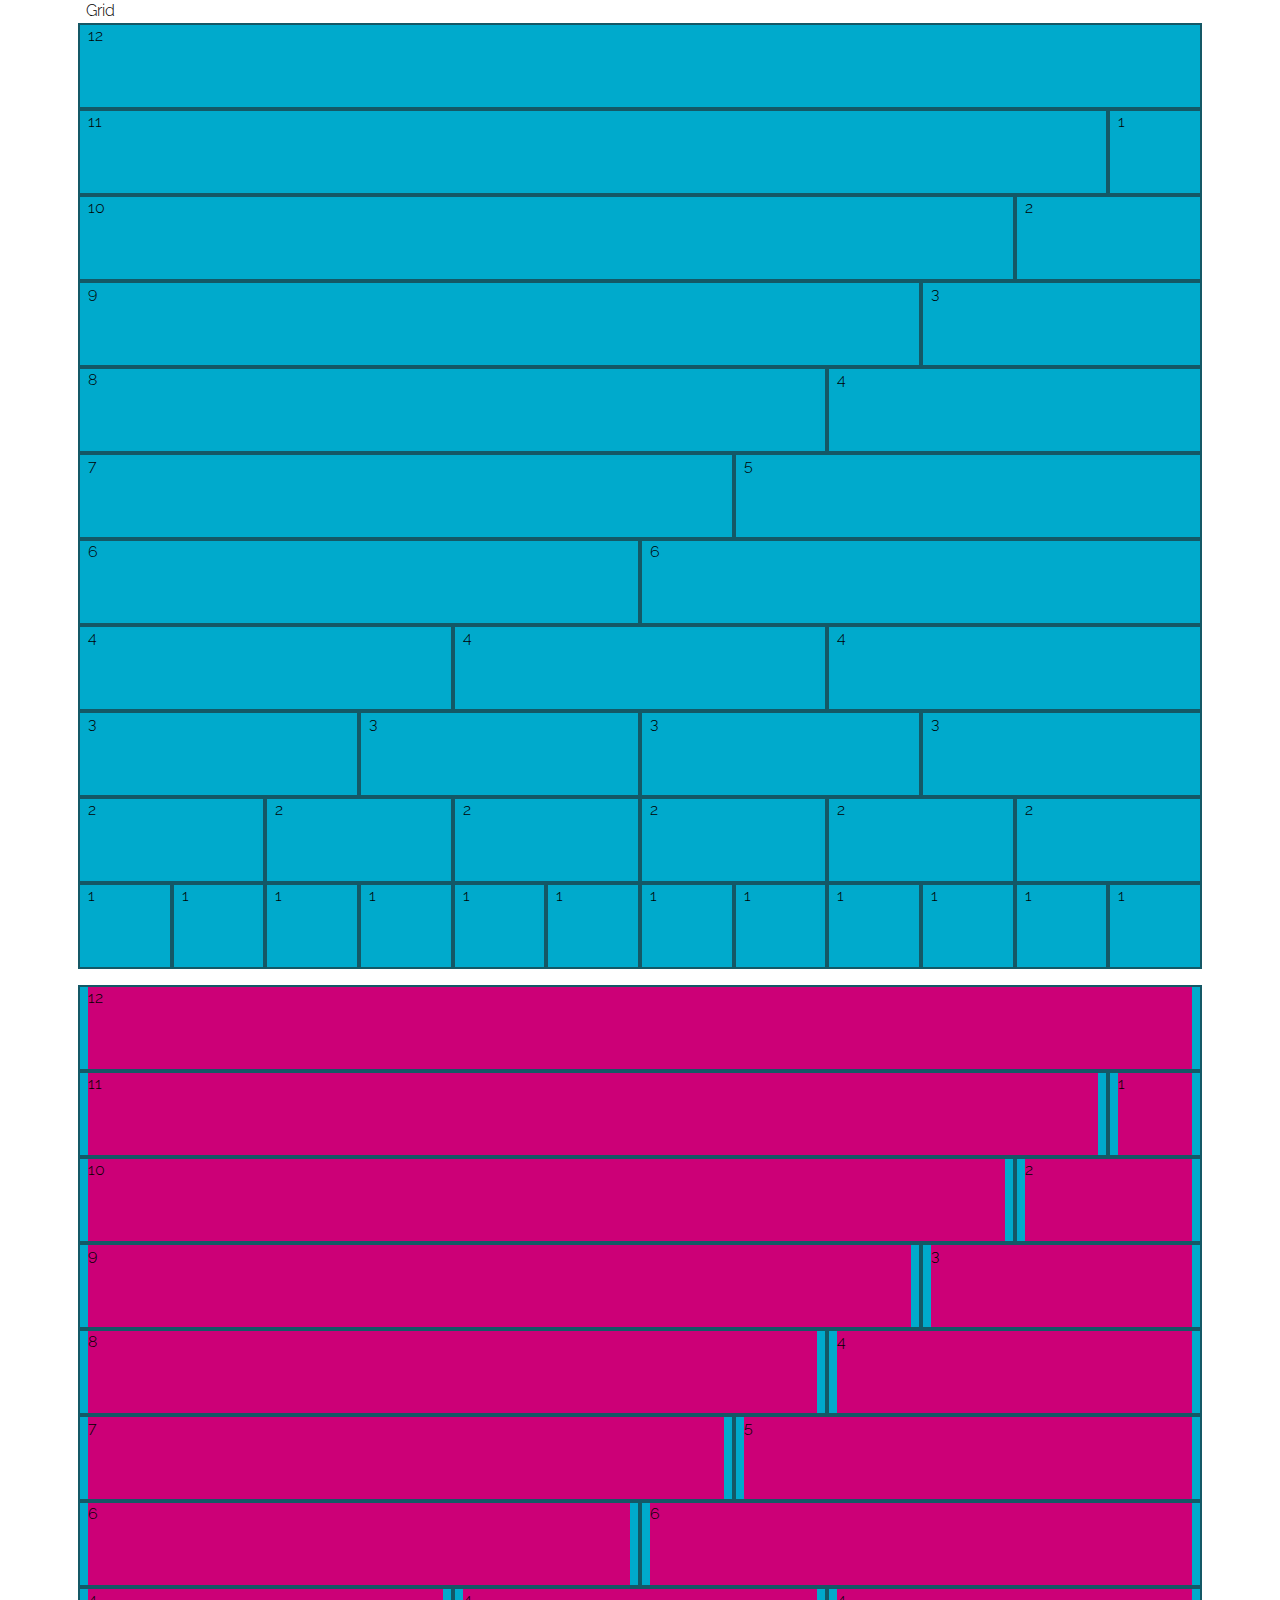
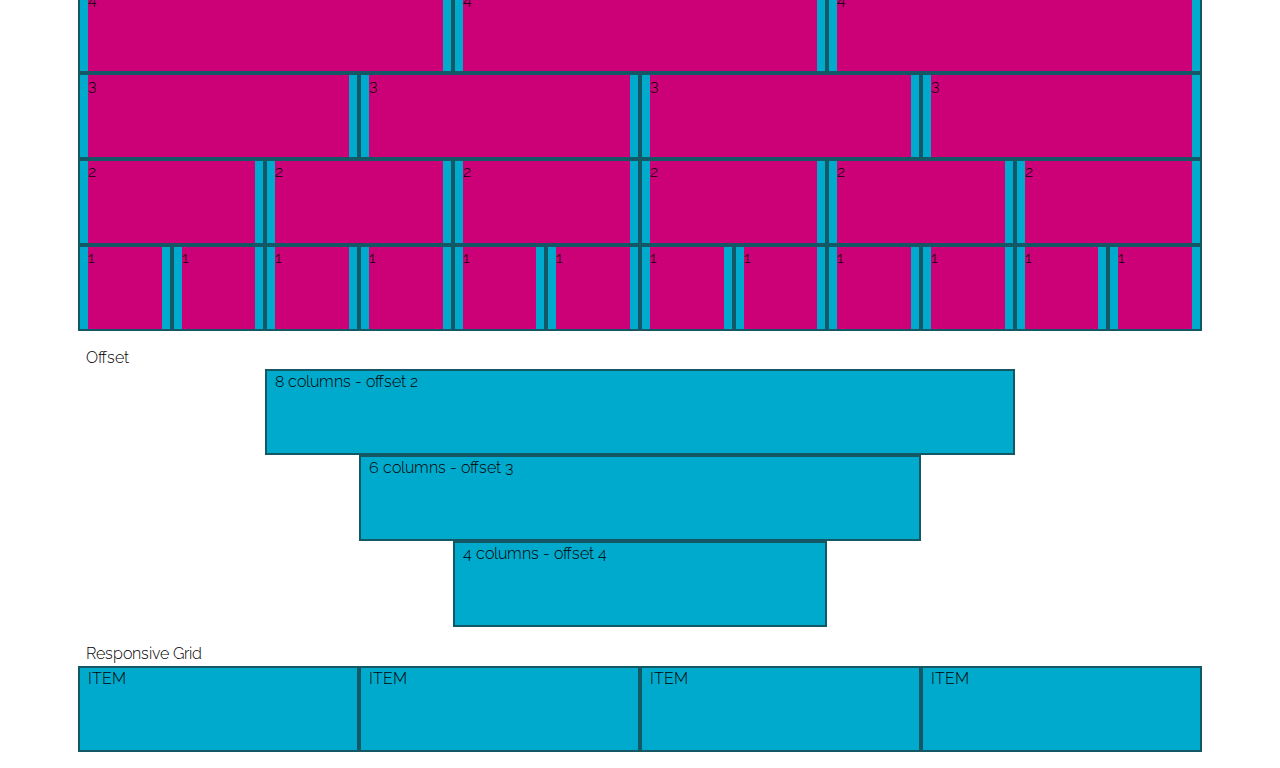
<file: grid.html>
<!DOCTYPE html SYSTEM "about:legacy-compat"> 
<html dir="ltr" lang="nl-be" class="no-js" prefix="og: http://ogp.me/ns#">
  <head>
    <!-- Character encoding -->
	  <meta charset="UTF-8"> 
	  <!-- Latest version of rendering engine -->
	  <meta http-equiv="X-UA-Compatible" content="IE=edge,chrome=1">
    <!-- Mobile Viewport -->
	  <meta name="viewport" content="width=device-width, initial-scale=1, maximum-scale=1">
    <!-- Most important SEO tag -->
    <title>HTML5 | Webdesign II | GDM</title>
    <!-- Other SEO friendly tags -->	
    <meta name="description" content="Lees hier alles over nieuwe media, html5 en andere ontwikkelingen in webdevelopment en mobile development. De docenten NMD willen graag hun kennis delen met jou!">
    <meta name="keywords" content="HTML5, JavaScript, jQuery, CSS3">
    <meta name="author" content="Arteveldehogeschool - Bachelor in de grafische en digitale media | MMP">
    <meta name="copyright" content="Copyright 2010-17 Arteveldehogeschool. All Rights Reserved.">
    <!-- OpenGraph -->
    <meta property="og:type" content="website">
    <meta property="og:title" content=">HTML5 | Webdesign II | GDM">
    <meta property="og:description" content="Lees hier alles over nieuwe media, html5 en andere ontwikkelingen in webdevelopment en mobile development. De docenten NMD willen graag hun kennis delen met jou!">
    <meta property="og:url" content="http://www.gdm.gent/">
    <meta property="og:site_name" content="GDM.GENT">
    <meta property="og:image" content="assets/images/ahs.png">
    <meta property="og:image:width" content="129">
    <meta property="og:image:height" content="129">
    <!-- humans.txt -->
    <link rel="author" type="text/plain" href="/humans.txt">
     <!-- DNS prefech for CDN -->
    <link rel="dns-prefetch" href="//cdnjs.cloudflare.com">
    <link rel="dns-prefetch" href="//code.jquery.com">
    <link rel="dns-prefetch" href="//maxcdn.bootstrapcdn.com">
    <!-- Icons -->
    <!-- http://realfavicongenerator.net/ -->
    <link rel="apple-touch-icon" sizes="180x180" href="assets/icons/apple-touch-icon.png">
    <link rel="icon" type="image/png" href="assets/icons/favicon-32x32.png" sizes="32x32">
    <link rel="icon" type="image/png" href="assets/icons/favicon-16x16.png" sizes="16x16">
    <link rel="manifest" href="assets/icons/manifest.json">
    <link rel="mask-icon" href="assets/icons/safari-pinned-tab.svg" color="#ee9900">
    <link rel="shortcut icon" href="assets/icons/favicon.ico">
    <meta name="apple-mobile-web-app-title" content="GDM">
    <meta name="application-name" content="GDM">
    <meta name="msapplication-config" content="assets/icons/browserconfig.xml">
    <meta name="theme-color" content="#ffffff">
    <!-- Stylesheets: Vendors -->
    <link rel="stylesheet" media="all" href="vendor/normalize/normalize.css">
    <!-- Stylesheets: App -->
    <link rel="stylesheet" media="all" href="css/fonts.css">
    <link rel="stylesheet" media="all" href="css/typography.css">
    <link rel="stylesheet" media="all" href="css/grid.css">
    <!-- Modernizr: feature detection -->
    <script src="vendor/modernizr/modernizr.min.js"></script>
</head>
  </head>
  <body>
    <div class="sf-grid__container">
      <div class="sf-grid__row">
        <div class="sf-grid__column-12">
          Grid
        </div>
      </div>
      <div class="sf-grid__row sf-demo">
        <div class="sf-grid__column-12">12</div>
        <div class="sf-grid__column-11">11</div>
        <div class="sf-grid__column-1">1</div>
        <div class="sf-grid__column-10">10</div>
        <div class="sf-grid__column-2">2</div>
        <div class="sf-grid__column-9">9</div>
        <div class="sf-grid__column-3">3</div>
        <div class="sf-grid__column-8">8</div>
        <div class="sf-grid__column-4">4</div>
        <div class="sf-grid__column-7">7</div>
        <div class="sf-grid__column-5">5</div>
        <div class="sf-grid__column-6">6</div>
        <div class="sf-grid__column-6">6</div>
        <div class="sf-grid__column-4">4</div>
        <div class="sf-grid__column-4">4</div>
        <div class="sf-grid__column-4">4</div>
        <div class="sf-grid__column-3">3</div>
        <div class="sf-grid__column-3">3</div>
        <div class="sf-grid__column-3">3</div>
        <div class="sf-grid__column-3">3</div>
        <div class="sf-grid__column-2">2</div>
        <div class="sf-grid__column-2">2</div>
        <div class="sf-grid__column-2">2</div>
        <div class="sf-grid__column-2">2</div>
        <div class="sf-grid__column-2">2</div>
        <div class="sf-grid__column-2">2</div>
        <div class="sf-grid__column-1">1</div>
        <div class="sf-grid__column-1">1</div>
        <div class="sf-grid__column-1">1</div>
        <div class="sf-grid__column-1">1</div>
        <div class="sf-grid__column-1">1</div>
        <div class="sf-grid__column-1">1</div>
        <div class="sf-grid__column-1">1</div>
        <div class="sf-grid__column-1">1</div>
        <div class="sf-grid__column-1">1</div>
        <div class="sf-grid__column-1">1</div>
        <div class="sf-grid__column-1">1</div>
        <div class="sf-grid__column-1">1</div>
      </div>
      <div class="sf-grid__row sf-demo">
        <div class="sf-grid__column-12"><div>12</div></div>
        <div class="sf-grid__column-11"><div>11</div></div>
        <div class="sf-grid__column-1"><div>1</div></div>
        <div class="sf-grid__column-10"><div>10</div></div>
        <div class="sf-grid__column-2"><div>2</div></div>
        <div class="sf-grid__column-9"><div>9</div></div>
        <div class="sf-grid__column-3"><div>3</div></div>
        <div class="sf-grid__column-8"><div>8</div></div>
        <div class="sf-grid__column-4"><div>4</div></div>
        <div class="sf-grid__column-7"><div>7</div></div>
        <div class="sf-grid__column-5"><div>5</div></div>
        <div class="sf-grid__column-6"><div>6</div></div>
        <div class="sf-grid__column-6"><div>6</div></div>
        <div class="sf-grid__column-4"><div>4</div></div>
        <div class="sf-grid__column-4"><div>4</div></div>
        <div class="sf-grid__column-4"><div>4</div></div>
        <div class="sf-grid__column-3"><div>3</div></div>
        <div class="sf-grid__column-3"><div>3</div></div>
        <div class="sf-grid__column-3"><div>3</div></div>
        <div class="sf-grid__column-3"><div>3</div></div>
        <div class="sf-grid__column-2"><div>2</div></div>
        <div class="sf-grid__column-2"><div>2</div></div>
        <div class="sf-grid__column-2"><div>2</div></div>
        <div class="sf-grid__column-2"><div>2</div></div>
        <div class="sf-grid__column-2"><div>2</div></div>
        <div class="sf-grid__column-2"><div>2</div></div>
        <div class="sf-grid__column-1"><div>1</div></div>
        <div class="sf-grid__column-1"><div>1</div></div>
        <div class="sf-grid__column-1"><div>1</div></div>
        <div class="sf-grid__column-1"><div>1</div></div>
        <div class="sf-grid__column-1"><div>1</div></div>
        <div class="sf-grid__column-1"><div>1</div></div>
        <div class="sf-grid__column-1"><div>1</div></div>
        <div class="sf-grid__column-1"><div>1</div></div>
        <div class="sf-grid__column-1"><div>1</div></div>
        <div class="sf-grid__column-1"><div>1</div></div>
        <div class="sf-grid__column-1"><div>1</div></div>
        <div class="sf-grid__column-1"><div>1</div></div>
      </div>
    </div>
    <div class="sf-grid__container">
      <div class="sf-grid__row">
        <div class="sf-grid__column-xxsm-12">
          Offset
        </div>
      </div>
      <div class="sf-grid__row sf-demo">
        <div class="sf-grid__column-8 sf-grid__offset-2">
          8 columns - offset 2
        </div>
        <div class="sf-grid__column-6 sf-grid__offset-3">
          6 columns - offset 3
        </div>
        <div class="sf-grid__column-4 sf-grid__offset-4">
          4 columns - offset 4
        </div>
      </div>
    </div>
    <div class="sf-grid__container">
      <div class="sf-grid__row">
        <div class="sf-grid__column-xxsm-12">
          Responsive Grid
        </div>
      </div>
      <div class="sf-grid__row sf-demo">
        <div class="sf-grid__column-xxsm-12 sf-grid__column-xsm-12 sf-grid__column-sm-6 sf-grid__column-md-4 sf-grid__column-lg-3">
          ITEM
        </div>
        <div class="sf-grid__column-xxsm-12 sf-grid__column-xsm-12 sf-grid__column-sm-6 sf-grid__column-md-4 sf-grid__column-lg-3">
          ITEM
        </div>
        <div class="sf-grid__column-xxsm-12 sf-grid__column-xsm-12 sf-grid__column-sm-6 sf-grid__column-md-4 sf-grid__column-lg-3">
          ITEM
        </div>
        <div class="sf-grid__column-xxsm-12 sf-grid__column-xsm-12 sf-grid__column-sm-6 sf-grid__column-md-4 sf-grid__column-lg-3">
          ITEM
        </div>
      </div>
    </div>
  </body>
</html>
</file>
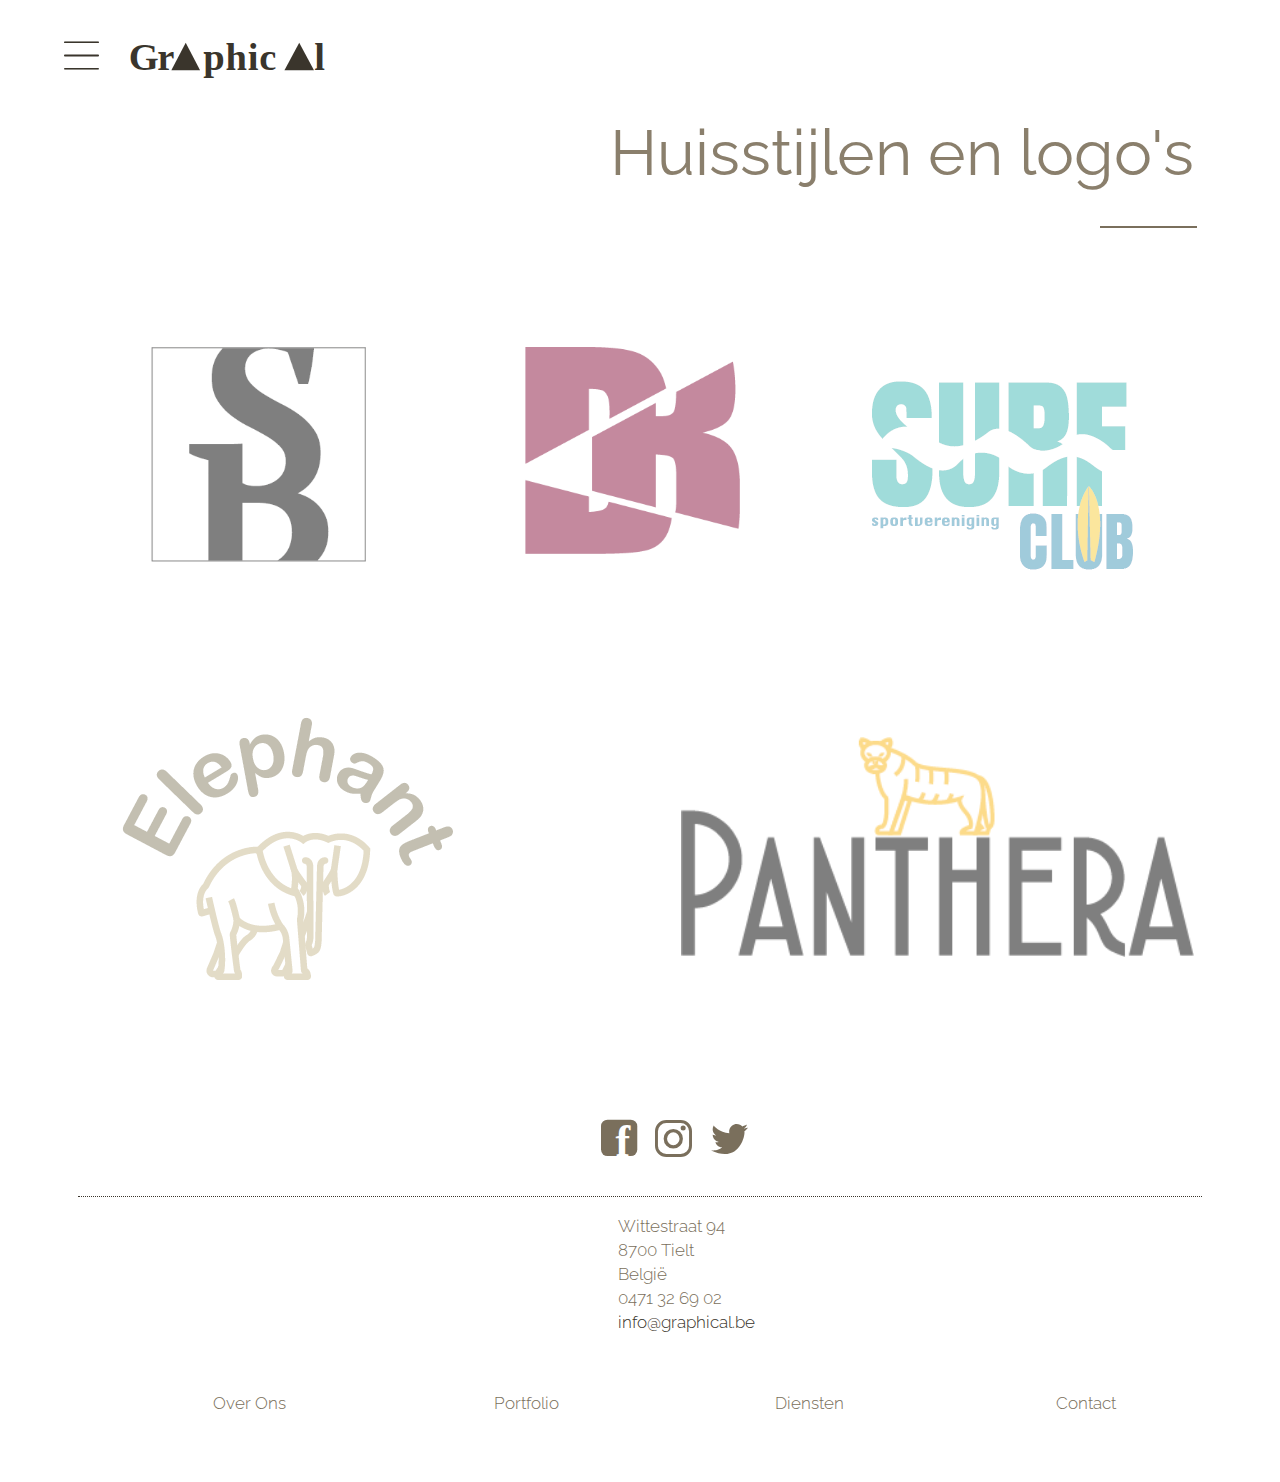
<file: huisstijlen.html>
<!DOCTYPE html SYSTEM "about:legacy-compat">
<html dir="ltr" lang="nl-be" class="no-js" prefix="og: http://ogp.me/ns#">

<head>
    <!-- Character encoding -->
    <meta charset="UTF-8">
    <!-- Latest version of rendering engine -->
    <meta http-equiv="X-UA-Compatible" content="IE=edge,chrome=1">
    <!-- Mobile Viewport -->
    <meta name="viewport" content="width=device-width, initial-scale=1, maximum-scale=1">
    <!-- Most important SEO tag -->
    <title>Graphical | Huisstijlen en logo's</title>
    <!-- Other SEO friendly tags -->
    <meta name="description" content="Lees hier alles over nieuwe media, html5 en andere ontwikkelingen in webdevelopment en mobile development. De docenten NMD willen graag hun kennis delen met jou!">
    <meta name="keywords" content="HTML5, JavaScript, jQuery, CSS3">
    <meta name="author" content="Arteveldehogeschool - Bachelor in de grafische en digitale media | MMP">
    <meta name="copyright" content="Copyright 2010-17 Arteveldehogeschool. All Rights Reserved.">
    <!-- OpenGraph -->
    <meta property="og:type" content="website">
    <meta property="og:title" content=">HTML5 | Webdesign II | GDM">
    <meta property="og:description" content="Lees hier alles over nieuwe media, html5 en andere ontwikkelingen in webdevelopment en mobile development. De docenten NMD willen graag hun kennis delen met jou!">
    <meta property="og:url" content="http://www.gdm.gent/">
    <meta property="og:site_name" content="GDM.GENT">
    <meta property="og:image" content="assets/images/ahs.png">
    <meta property="og:image:width" content="129">
    <meta property="og:image:height" content="129">
    <!-- humans.txt -->
    <link rel="author" type="text/plain" href="/humans.txt">
    <!-- DNS prefech for CDN -->
    <link rel="dns-prefetch" href="//cdnjs.cloudflare.com">
    <link rel="dns-prefetch" href="//code.jquery.com">
    <link rel="dns-prefetch" href="//maxcdn.bootstrapcdn.com">
    <!-- Icons -->
    <!-- http://realfavicongenerator.net/ -->
    <link rel="apple-touch-icon" sizes="180x180" href="assets/icons/apple-touch-icon.png">
    <link rel="icon" type="image/png" href="assets/icons/favicon-32x32.png" sizes="32x32">
    <link rel="icon" type="image/png" href="assets/icons/favicon-16x16.png" sizes="16x16">
    <link rel="manifest" href="assets/icons/manifest.json">
    <link rel="mask-icon" href="assets/icons/safari-pinned-tab.svg" color="#ee9900">
    <link rel="shortcut icon" href="assets/icons/favicon.ico">
    <meta name="apple-mobile-web-app-title" content="GDM">
    <meta name="application-name" content="GDM">
    <meta name="msapplication-config" content="assets/icons/browserconfig.xml">
    <meta name="theme-color" content="#ffffff">
    <!-- Stylesheets: Vendors -->
    <link rel="stylesheet" media="all" href="vendor/normalize/normalize.css">
    <!-- Stylesheets: App -->
    <link rel="stylesheet" media="all" href="css/fonts.css">
    <link rel="stylesheet" media="all" href="css/typography.css">
    <link rel="stylesheet" media="all" href="css/grid.css">
    <link rel="stylesheet" media="all" href="css/main.css">
    <!-- fonts -->
    <link href="https://fonts.googleapis.com/css?family=Raleway:300,300i,400,400i,500,500i,700,700i,800,800i,900,900i" rel="stylesheet">
    <!-- Modernizr: feature detection -->
    <script src="vendor/modernizr/modernizr.min.js"></script>
</head>

<body>
    <span onclick="openNav()"> <img class="menubalk" src="assets/icons/menu.svg"></span>
    <header>
        <a href="index.html"> <img class="navigatielogo" src="assets/icons/logo.svg"></a>
    </header>
    <div class="sf-grid__wrapper">
        <div class="sf-grid__container">
            <div class="sf-grid__row">
                <div class="sf-grid__column-6">
                    <div id="myNav" class="overlay">


                        <a href="javascript:void(0)" class="closebtn" onclick="closeNav()">&times;</a>


                        <div class="overlay-content">
                            <div class="hoofdmenu" <a href="#">Menu</a>
                            </div>
                            <a href="overons.html">Over ons</a>
                            <a href="portfolio.html">Portfolio</a>
                            <a href="diensten.html">Diensten</a>
                            <a href="contact.html">Contact</a>
                        </div>

                    </div>
                </div>
            </div>
        </div>


        <span onclick="openNav()"></span>

        <script>
            function openNav() {
                document.getElementById("myNav").style.width = "100%";
            }


            function closeNav() {
                document.getElementById("myNav").style.width = "0%";
            }
        </script>

        <div clas="sf-grid__wrapper">
            <div class="sf-grid__container">
                <div class="sf-grid__row">
                    <div class="sf-grid__column-12">
                        <h1>Huisstijlen en logo's</h1>
                        <hr class="lijntje">
                    </div>
                </div>
            </div>
        </div>

        <div clas="sf-grid__wrapper">
            <div class="sf-grid__container">
                <div class="sf-grid__row">
                    <div class="sf-grid__column-4">
                        <img class="sblogo2 img_portfolio" src="assets/images/sblogo.png"></div>


                    <div class="sf-grid__column-4">
                        <img class="blogo2 img_portfolio" src="assets/images/blogo.png">
                    </div>


                    <div class="sf-grid__column-4">
                        <img class="surf2 img_portfolio" src="assets/images/surf.png">
                    </div>
                </div>
            </div>

            <div class="sf-grid__container">
                <div class="sf-grid__row">

                    <div class="sf-grid__column-4">
                        <img class="olifant img_portfolio" src="assets/images/olifant.png">
                    </div>

                    <div class="sf-grid__column-8">
                        <img class="panthera img_portfolio" src="assets/images/panthera.png">
                    </div>
                </div>
            </div>
        </div>



        <div class="sf-grid__wrapper">
            <div class="sf-grid__container">
                <div class="sf-grid__row">
                    <div class="sf-grid__column-4 sf-grid__offset-4 socialmedia">
                        <article class="footer_tekst">
                            <a href="https://twitter.com/?lang=nl"><img class="twitter" src="assets/icons/twitter.svg"></a>
                        </article>

                        <article class="footer_tekst">
                            <a href="https://www.instagram.com/"><img class="instagram" src="assets/icons/instagram.svg"></a>
                        </article>

                        <article class="footer_tekst">
                            <a href="https://www.facebook.com"><img class="facebook" src="assets/icons/facebook.svg"></p>
                            </a>
                        </article>
                    </div>
                </div>
            </div>
        </div>

        <!--footer-->
        <div class="sf-grid__wrapper footer_vlak">
            <div class="sf-grid__container">
                <div class="sf-grid__row">

                    <footer>
                        <div class="sf-grid__column-12">
                            <article class="footer_tekst">
                                <p>Wittestraat 94 <br> 8700 Tielt<br>België<br> 0471 32 69 02<br><a class="emaillink" href="mailto:info@graphical.be">info@graphical.be</a></p>
                            </article>
                        </div>

                        <div class="sf-grid__column-3">
                            <a class="link" href="overons.html">
                                <article class="footer_tekst">
                                    <p class="linkpaginas">Over Ons</p>
                                </article>
                        </div>

                        <div class="sf-grid__column-3">
                            <a class="link" href="portfolio.html">
                                <article class="footer_tekst">
                                    <p class="linkpaginas">Portfolio</p>
                                </article>
                        </div>
                        <div class="sf-grid__column-3">
                            <a class="link" href="diensten.html">
                                <article class="footer_tekst">
                                    <p class="linkpaginas">Diensten</p>
                                </article>
                        </div>

                        <div class="sf-grid__column-3">
                            <a class="link" href="contact.html">
                                <article class="footer_tekst">
                                    <p class="linkpaginas">Contact</p>
                                </article>
                        </div>




                    </footer>
                </div>
            </div>
        </div>
        <!--einde footer-->


</body>

</html>
</file>
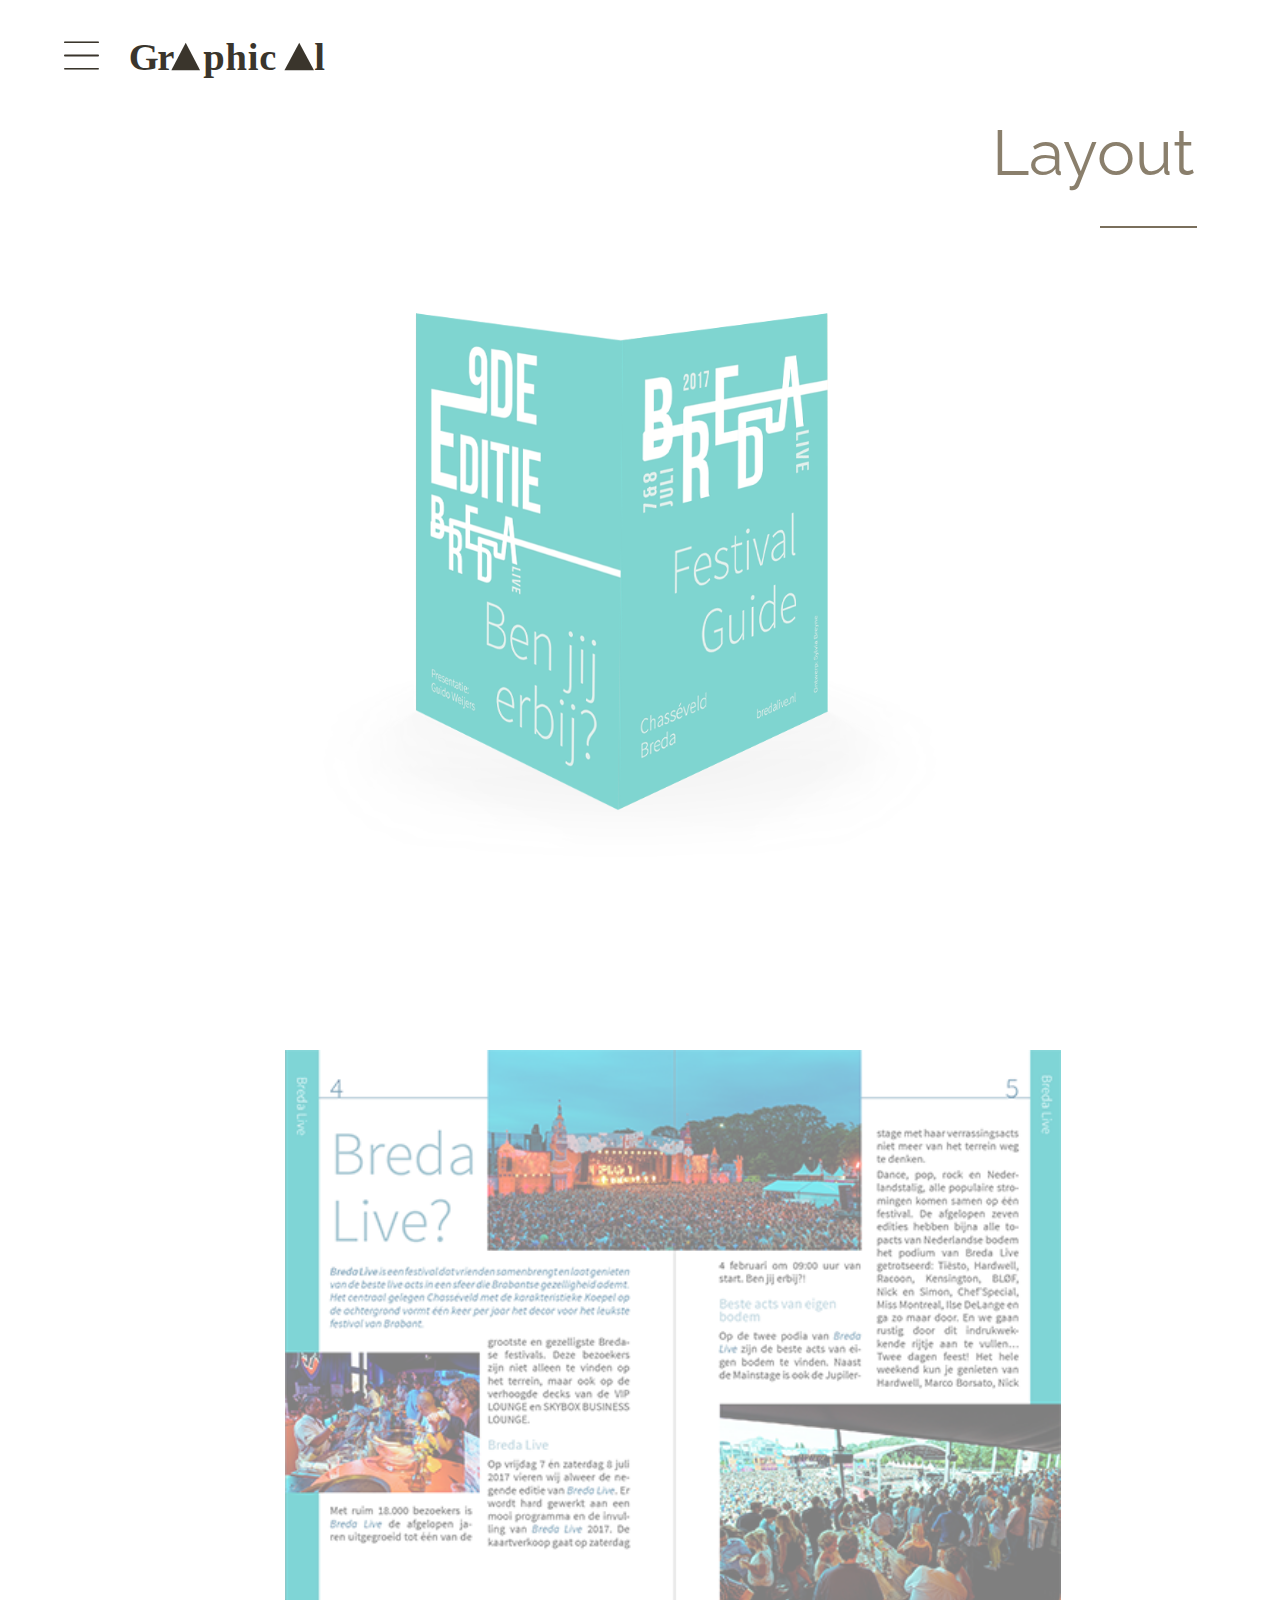
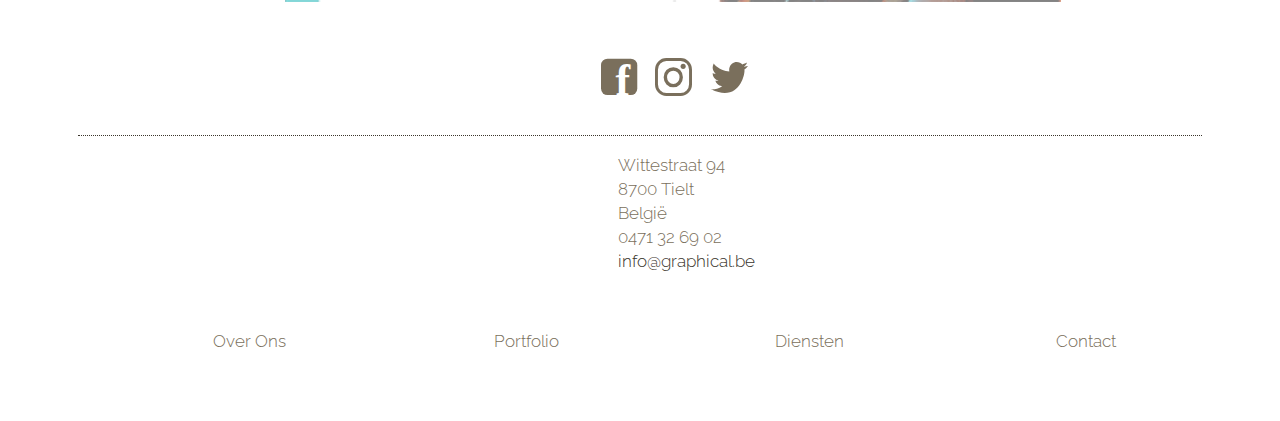
<file: layout.html>
<!DOCTYPE html SYSTEM "about:legacy-compat">
<html dir="ltr" lang="nl-be" class="no-js" prefix="og: http://ogp.me/ns#">

<head>
  <!-- Character encoding -->
  <meta charset="UTF-8">
  <!-- Latest version of rendering engine -->
  <meta http-equiv="X-UA-Compatible" content="IE=edge,chrome=1">
  <!-- Mobile Viewport -->
  <meta name="viewport" content="width=device-width, initial-scale=1, maximum-scale=1">
  <!-- Most important SEO tag -->
  <title>Graphical | Layout</title>
  <!-- Other SEO friendly tags -->
  <meta name="description" content="Lees hier alles over nieuwe media, html5 en andere ontwikkelingen in webdevelopment en mobile development. De docenten NMD willen graag hun kennis delen met jou!">
  <meta name="keywords" content="HTML5, JavaScript, jQuery, CSS3">
  <meta name="author" content="Arteveldehogeschool - Bachelor in de grafische en digitale media | MMP">
  <meta name="copyright" content="Copyright 2010-17 Arteveldehogeschool. All Rights Reserved.">
  <!-- OpenGraph -->
  <meta property="og:type" content="website">
  <meta property="og:title" content=">HTML5 | Webdesign II | GDM">
  <meta property="og:description" content="Lees hier alles over nieuwe media, html5 en andere ontwikkelingen in webdevelopment en mobile development. De docenten NMD willen graag hun kennis delen met jou!">
  <meta property="og:url" content="http://www.gdm.gent/">
  <meta property="og:site_name" content="GDM.GENT">
  <meta property="og:image" content="assets/images/ahs.png">
  <meta property="og:image:width" content="129">
  <meta property="og:image:height" content="129">
  <!-- humans.txt -->
  <link rel="author" type="text/plain" href="/humans.txt">
  <!-- DNS prefech for CDN -->
  <link rel="dns-prefetch" href="//cdnjs.cloudflare.com">
  <link rel="dns-prefetch" href="//code.jquery.com">
  <link rel="dns-prefetch" href="//maxcdn.bootstrapcdn.com">
  <!-- Icons -->
  <!-- http://realfavicongenerator.net/ -->
  <link rel="apple-touch-icon" sizes="180x180" href="assets/icons/apple-touch-icon.png">
  <link rel="icon" type="image/png" href="assets/icons/favicon-32x32.png" sizes="32x32">
  <link rel="icon" type="image/png" href="assets/icons/favicon-16x16.png" sizes="16x16">
  <link rel="manifest" href="assets/icons/manifest.json">
  <link rel="mask-icon" href="assets/icons/safari-pinned-tab.svg" color="#ee9900">
  <link rel="shortcut icon" href="assets/icons/favicon.ico">
  <meta name="apple-mobile-web-app-title" content="GDM">
  <meta name="application-name" content="GDM">
  <meta name="msapplication-config" content="assets/icons/browserconfig.xml">
  <meta name="theme-color" content="#ffffff">
  <!-- Stylesheets: Vendors -->
  <link rel="stylesheet" media="all" href="vendor/normalize/normalize.css">
  <!-- Stylesheets: App -->
  <link rel="stylesheet" media="all" href="css/fonts.css">
  <link rel="stylesheet" media="all" href="css/typography.css">
  <link rel="stylesheet" media="all" href="css/grid.css">
  <link rel="stylesheet" media="all" href="css/main.css">
  <!-- fonts -->
  <link href="https://fonts.googleapis.com/css?family=Raleway:300,300i,400,400i,500,500i,700,700i,800,800i,900,900i" rel="stylesheet">
  <!-- Modernizr: feature detection -->
  <script src="vendor/modernizr/modernizr.min.js"></script>
</head>


<body>
  <span onclick="openNav()"> <img class="menubalk" src="assets/icons/menu.svg"></span>
  <header>
    <a href="index.html"> <img class="navigatielogo" src="assets/icons/logo.svg"></a>
  </header>
  <div class="sf-grid__wrapper">
    <div class="sf-grid__container">
      <div class="sf-grid__row">
        <div class="sf-grid__column-6">
          <div id="myNav" class="overlay">


            <a href="javascript:void(0)" class="closebtn" onclick="closeNav()">&times;</a>


            <div class="overlay-content">
              <div class="hoofdmenu" <a href="#">Menu</a>
              </div>
              <a href="overons.html">Over ons</a>
              <a href="portfolio.html">Portfolio</a>
              <a href="contact.html">Contact</a>
              <a href="nieuws.html">Nieuws</a>
            </div>

          </div>
        </div>
      </div>
    </div>


    <span onclick="openNav()"></span>

    <script>
      function openNav() {
        document.getElementById("myNav").style.width = "100%";
      }


      function closeNav() {
        document.getElementById("myNav").style.width = "0%";
      }
    </script>


    <div clas="sf-grid__wrapper">
      <div class="sf-grid__container">
        <div class="sf-grid__row">
          <div class="sf-grid__column-12">
            <h1>Layout</h1>
            <hr class="lijntje">
          </div>
        </div>
      </div>
    </div>

    <div clas="sf-grid__wrapper">
      <div class="sf-grid__container">
        <div class="sf-grid__row">
          <div class="sf-grid__column-12">
            <img class="motor img_portfolio" src="assets/images/bredalive.png"></div>
        </div>
      </div>

      <div class="sf-grid__container">
        <div class="sf-grid__row">
          <div class="sf-grid__column-12">
            <img class="explosie img_portfolio" src="assets/images/binnenwerk.png"></div>
        </div>
      </div>
    </div>





    <div class="sf-grid__wrapper">
      <div class="sf-grid__container">
        <div class="sf-grid__row">
          <div class="sf-grid__column-4 sf-grid__offset-4 socialmedia">
            <article class="footer_tekst">
              <a href="https://twitter.com/?lang=nl"><img class="twitter" src="assets/icons/twitter.svg"></a>
            </article>

            <article class="footer_tekst">
              <a href="https://www.instagram.com/"><img class="instagram" src="assets/icons/instagram.svg"></a>
            </article>

            <article class="footer_tekst">
              <a href="https://www.facebook.com"><img class="facebook" src="assets/icons/facebook.svg"></p>
              </a>
            </article>
          </div>
        </div>
      </div>
    </div>
    <!--footer-->
    <div class="sf-grid__wrapper footer_vlak">
      <div class="sf-grid__container">
        <div class="sf-grid__row">

          <footer>
            <div class="sf-grid__column-12">
              <article class="footer_tekst">
                <p>Wittestraat 94 <br> 8700 Tielt<br>België<br> 0471 32 69 02<br><a class="emaillink" href="mailto:info@graphical.be">info@graphical.be</a></p>
              </article>
            </div>

            <div class="sf-grid__column-3">
              <a class="link" href="overons.html">
                <article class="footer_tekst">
                  <p class="linkpaginas">Over Ons</p>
                </article>
            </div>

            <div class="sf-grid__column-3">
              <a class="link" href="portfolio.html">
                <article class="footer_tekst">
                  <p class="linkpaginas">Portfolio</p>
                </article>
            </div>
            <div class="sf-grid__column-3">
              <a class="link" href="diensten.html">
                <article class="footer_tekst">
                  <p class="linkpaginas">Diensten</p>
                </article>
            </div>

            <div class="sf-grid__column-3">
              <a class="link" href="contact.html">
                <article class="footer_tekst">
                  <p class="linkpaginas">Contact</p>
                </article>
            </div>




          </footer>
        </div>
      </div>
    </div>
    <!--einde footer-->
</body>

</html>
</file>
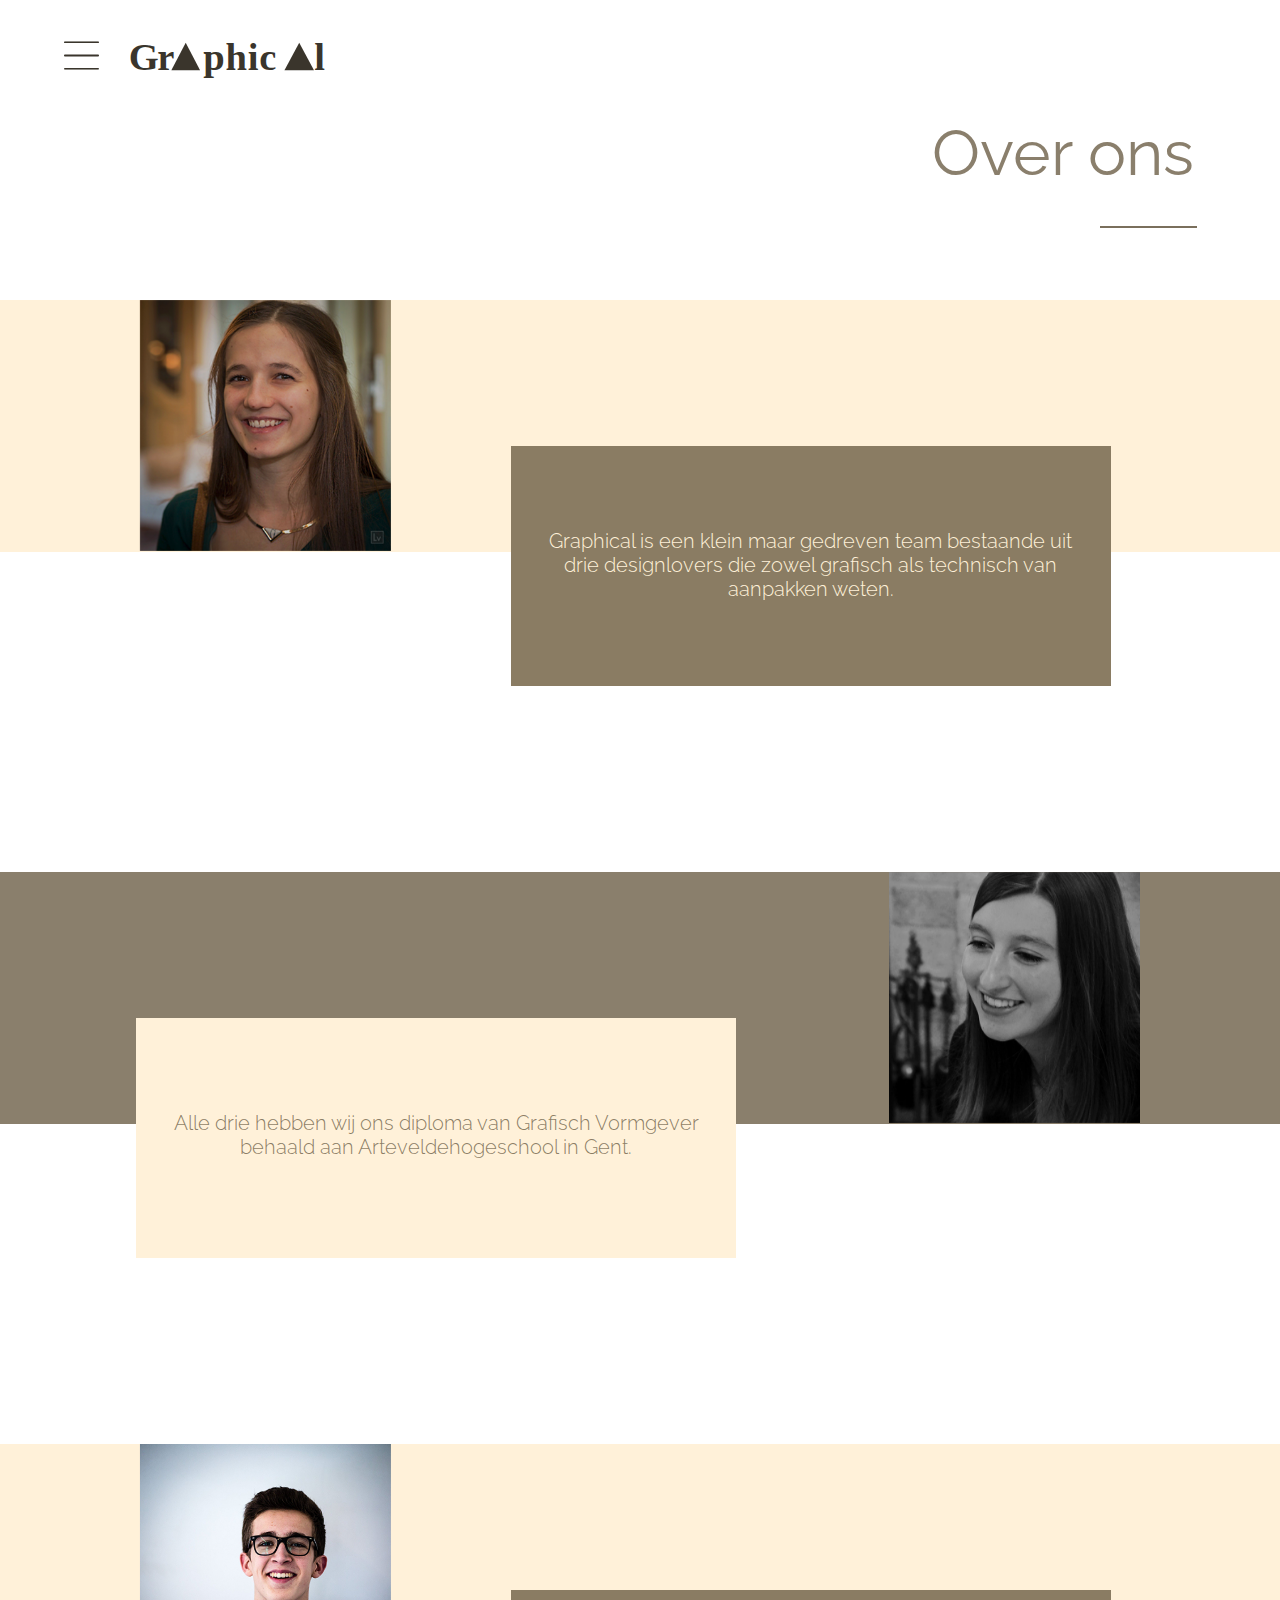
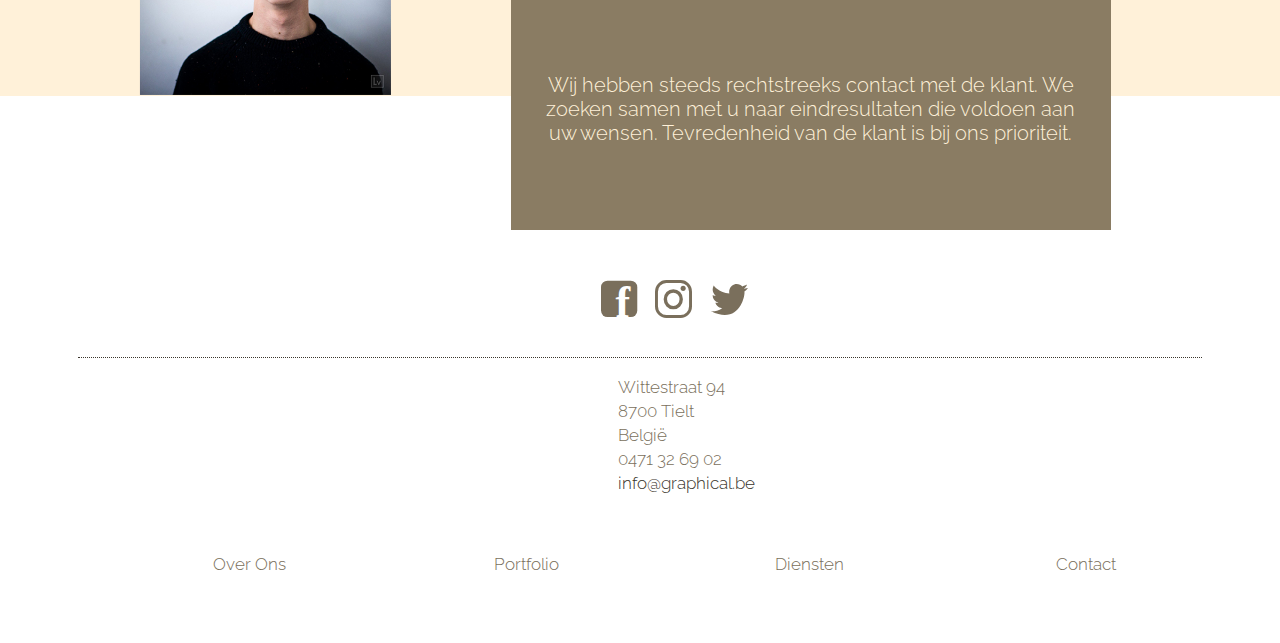
<file: overons.html>
<!DOCTYPE html SYSTEM "about:legacy-compat">
<html dir="ltr" lang="nl-be" class="no-js" prefix="og: http://ogp.me/ns#">

<head>
  <!-- Character encoding -->
  <meta charset="UTF-8">
  <!-- Latest version of rendering engine -->
  <meta http-equiv="X-UA-Compatible" content="IE=edge,chrome=1">
  <!-- Mobile Viewport -->
  <meta name="viewport" content="width=device-width, initial-scale=1, maximum-scale=1">
  <!-- Most important SEO tag -->
  <title>Graphical | Over ons</title>
  <!-- Other SEO friendly tags -->
  <meta name="description" content="Lees hier alles over nieuwe media, html5 en andere ontwikkelingen in webdevelopment en mobile development. De docenten NMD willen graag hun kennis delen met jou!">
  <meta name="keywords" content="HTML5, JavaScript, jQuery, CSS3">
  <meta name="author" content="Arteveldehogeschool - Bachelor in de grafische en digitale media | MMP">
  <meta name="copyright" content="Copyright 2010-17 Arteveldehogeschool. All Rights Reserved.">
  <!-- OpenGraph -->
  <meta property="og:type" content="website">
  <meta property="og:title" content=">HTML5 | Webdesign II | GDM">
  <meta property="og:description" content="Lees hier alles over nieuwe media, html5 en andere ontwikkelingen in webdevelopment en mobile development. De docenten NMD willen graag hun kennis delen met jou!">
  <meta property="og:url" content="http://www.gdm.gent/">
  <meta property="og:site_name" content="GDM.GENT">
  <meta property="og:image" content="assets/images/ahs.png">
  <meta property="og:image:width" content="129">
  <meta property="og:image:height" content="129">
  <!-- humans.txt -->
  <link rel="author" type="text/plain" href="/humans.txt">
  <!-- DNS prefech for CDN -->
  <link rel="dns-prefetch" href="//cdnjs.cloudflare.com">
  <link rel="dns-prefetch" href="//code.jquery.com">
  <link rel="dns-prefetch" href="//maxcdn.bootstrapcdn.com">
  <!-- Icons -->
  <!-- http://realfavicongenerator.net/ -->
  <link rel="apple-touch-icon" sizes="180x180" href="assets/icons/apple-touch-icon.png">
  <link rel="icon" type="image/png" href="assets/icons/favicon-32x32.png" sizes="32x32">
  <link rel="icon" type="image/png" href="assets/icons/favicon-16x16.png" sizes="16x16">
  <link rel="manifest" href="assets/icons/manifest.json">
  <link rel="mask-icon" href="assets/icons/safari-pinned-tab.svg" color="#ee9900">
  <link rel="shortcut icon" href="assets/icons/favicon.ico">
  <meta name="apple-mobile-web-app-title" content="GDM">
  <meta name="application-name" content="GDM">
  <meta name="msapplication-config" content="assets/icons/browserconfig.xml">
  <meta name="theme-color" content="#ffffff">
  <!-- Stylesheets: Vendors -->
  <link rel="stylesheet" media="all" href="vendor/normalize/normalize.css">
  <!-- Stylesheets: App -->
  <link rel="stylesheet" media="all" href="css/fonts.css">
  <link rel="stylesheet" media="all" href="css/typography.css">
  <link rel="stylesheet" media="all" href="css/grid.css">
  <link rel="stylesheet" media="all" href="css/main.css">
  <!-- fonts -->
  <link href="https://fonts.googleapis.com/css?family=Raleway:300,300i,400,400i,500,500i,700,700i,800,800i,900,900i" rel="stylesheet">
  <!-- Modernizr: feature detection -->
  <script src="vendor/modernizr/modernizr.min.js"></script>
</head>

<body>
  <span onclick="openNav()"> <img class="menubalk" src="assets/icons/menu.svg"></span>
  <header>
    <a href="index.html"> <img class="navigatielogo" src="assets/icons/logo.svg"></a>
  </header>
  <div class="sf-grid__wrapper">
    <div class="sf-grid__container">
      <div class="sf-grid__row">
        <div class="sf-grid__column-6">
          <div id="myNav" class="overlay">


            <a href="javascript:void(0)" class="closebtn" onclick="closeNav()">&times;</a>


            <div class="overlay-content">
              <div class="hoofdmenu" <a href="#">Menu</a>
              </div>
              <a href="overons.html">Over ons</a>
              <a href="portfolio.html">Portfolio</a>
              <a href="diensten.html">Diensten</a>
              <a href="contact.html">Contact</a>
            </div>

          </div>
        </div>
      </div>
    </div>


    <span onclick="openNav()"></span>

    <script>
      function openNav() {
        document.getElementById("myNav").style.width = "100%";
      }


      function closeNav() {
        document.getElementById("myNav").style.width = "0%";
      }
    </script>


    <div class="sf-grid__wrapper">
      <div class="sf-grid__container">
        <div class="sf-grid__row">
          <div class="sf-grid__column-12">
            <h1>Over ons</h1>
            <hr class="lijntje">
          </div>
        </div>
      </div>
    </div>

    <div class="sf-grid__wrapper vlak2">
      <div class="sf-grid__container">
        <div class="sf-grid__row">
          <div class="sf-grid__column-4">
            <div class="personeel">
              <img class="sylvia" src="assets/images/sylvia.png">
              <div class="midden">
                <div class="tekst">Sylvia</div>
              </div>
            </div>
          </div>
          <div class="sf-grid__column-8">
            <div class="kader huisstijlen"><span>Graphical is een klein maar gedreven team bestaande uit drie designlovers die zowel grafisch als technisch van aanpakken weten.</span></div>
          </div>
        </div>
      </div>
    </div>

    <div class="sf-grid__wrapper vlak3">
      <div class="sf-grid__container">
        <div class="sf-grid__row">
          <div class="sf-grid__column-8">
            <div class="kader grafischontwerp"><span>Alle drie hebben wij ons diploma van Grafisch Vormgever behaald aan Arteveldehogeschool in Gent.</span></div>
          </div>
          <div class="sf-grid__column-4">
            <div class="personeel">
              <img class="axelle" src="assets/images/axelle.png">
              <div class="midden">
                <div class="tekst">Axelle</div>
              </div>
            </div>
          </div>
        </div>
      </div>
    </div>

    <div class="sf-grid__wrapper vlak4">
      <div class="sf-grid__container">
        <div class="sf-grid__row">
          <div class="sf-grid__column-4">
            <div class="personeel">
              <img class="dries" src="assets/images/dries.png">
              <div class="midden1">
                <div class="tekst">Dries</div>
              </div>
            </div>
          </div>
          <div class="sf-grid__column-8">
            <div class="kader huisstijlen"><span>Wij hebben steeds rechtstreeks contact met de klant. We zoeken samen met u naar eindresultaten die voldoen aan uw wensen. Tevredenheid van de klant is bij ons prioriteit.</span></div>
          </div>
        </div>
      </div>
    </div>

    <div class="sf-grid__wrapper">
      <div class="sf-grid__container">
        <div class="sf-grid__row">
          <div class="sf-grid__column-4 sf-grid__offset-4 socialmedia">
            <article class="footer_tekst">
              <a href="https://twitter.com/?lang=nl"><img class="twitter" src="assets/icons/twitter.svg"></a>
            </article>

            <article class="footer_tekst">
              <a href="https://www.instagram.com/"><img class="instagram" src="assets/icons/instagram.svg"></a>
            </article>

            <article class="footer_tekst">
              <a href="https://www.facebook.com"><img class="facebook" src="assets/icons/facebook.svg"></p>
              </a>
            </article>
          </div>
        </div>
      </div>
    </div>
    <!--footer-->
    <div class="sf-grid__wrapper footer_vlak">
      <div class="sf-grid__container">
        <div class="sf-grid__row">

          <footer>
            <div class="sf-grid__column-12">
              <article class="footer_tekst">
                <p>Wittestraat 94 <br> 8700 Tielt<br>België<br> 0471 32 69 02<br><a class="emaillink" href="mailto:info@graphical.be">info@graphical.be</a></p>
              </article>
            </div>

            <div class="sf-grid__column-3">
              <a class="link" href="overons.html">
                <article class="footer_tekst">
                  <p class="linkpaginas">Over Ons</p>
                </article>
            </div>

            <div class="sf-grid__column-3">
              <a class="link" href="portfolio.html">
                <article class="footer_tekst">
                  <p class="linkpaginas">Portfolio</p>
                </article>
            </div>
            <div class="sf-grid__column-3">
              <a class="link" href="diensten.html">
                <article class="footer_tekst">
                  <p class="linkpaginas">Diensten</p>
                </article>
            </div>

            <div class="sf-grid__column-3">
              <a class="link" href="contact.html">
                <article class="footer_tekst">
                  <p class="linkpaginas">Contact</p>
                </article>
            </div>




          </footer>
        </div>
      </div>
    </div>
    <!--einde footer-->


</body>

</html>
</file>
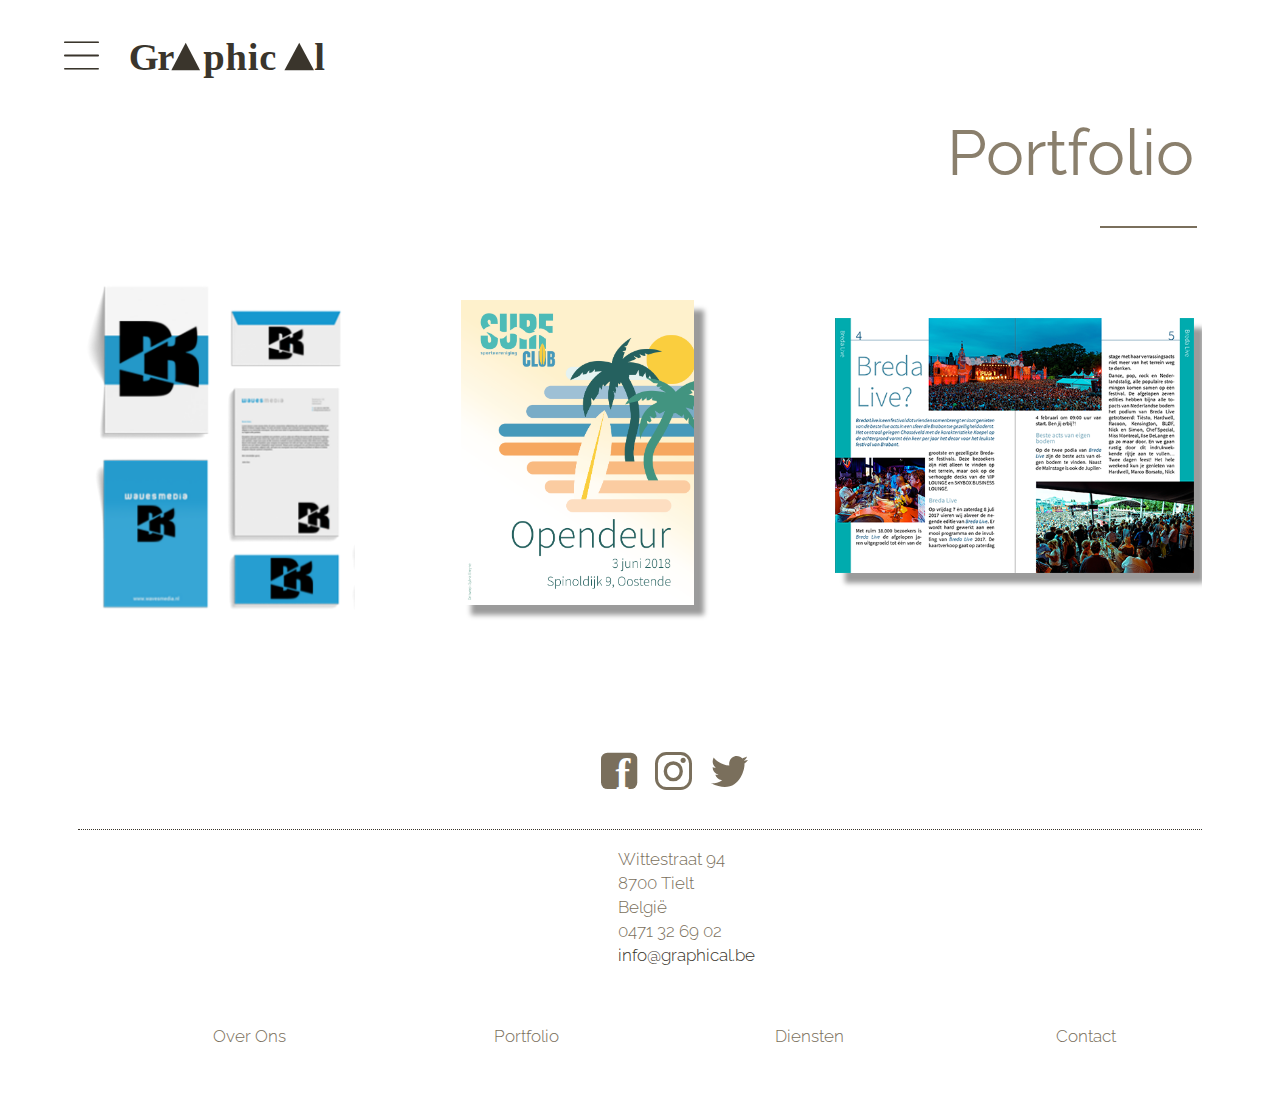
<file: portfolio.html>
<!DOCTYPE html SYSTEM "about:legacy-compat">
<html dir="ltr" lang="nl-be" class="no-js" prefix="og: http://ogp.me/ns#">

<head>
  <!-- Character encoding -->
  <meta charset="UTF-8">
  <!-- Latest version of rendering engine -->
  <meta http-equiv="X-UA-Compatible" content="IE=edge,chrome=1">
  <!-- Mobile Viewport -->
  <meta name="viewport" content="width=device-width, initial-scale=1, maximum-scale=1">
  <!-- Most important SEO tag -->
  <title>Graphical | Portfolio</title>
  <!-- Other SEO friendly tags -->
  <meta name="description" content="Lees hier alles over nieuwe media, html5 en andere ontwikkelingen in webdevelopment en mobile development. De docenten NMD willen graag hun kennis delen met jou!">
  <meta name="keywords" content="HTML5, JavaScript, jQuery, CSS3">
  <meta name="author" content="Arteveldehogeschool - Bachelor in de grafische en digitale media | MMP">
  <meta name="copyright" content="Copyright 2010-17 Arteveldehogeschool. All Rights Reserved.">
  <!-- OpenGraph -->
  <meta property="og:type" content="website">
  <meta property="og:title" content=">HTML5 | Webdesign II | GDM">
  <meta property="og:description" content="Lees hier alles over nieuwe media, html5 en andere ontwikkelingen in webdevelopment en mobile development. De docenten NMD willen graag hun kennis delen met jou!">
  <meta property="og:url" content="http://www.gdm.gent/">
  <meta property="og:site_name" content="GDM.GENT">
  <meta property="og:image" content="assets/images/ahs.png">
  <meta property="og:image:width" content="129">
  <meta property="og:image:height" content="129">
  <!-- humans.txt -->
  <link rel="author" type="text/plain" href="/humans.txt">
  <!-- DNS prefech for CDN -->
  <link rel="dns-prefetch" href="//cdnjs.cloudflare.com">
  <link rel="dns-prefetch" href="//code.jquery.com">
  <link rel="dns-prefetch" href="//maxcdn.bootstrapcdn.com">
  <!-- Icons -->
  <!-- http://realfavicongenerator.net/ -->
  <link rel="apple-touch-icon" sizes="180x180" href="assets/icons/apple-touch-icon.png">
  <link rel="icon" type="image/png" href="assets/icons/favicon-32x32.png" sizes="32x32">
  <link rel="icon" type="image/png" href="assets/icons/favicon-16x16.png" sizes="16x16">
  <link rel="manifest" href="assets/icons/manifest.json">
  <link rel="mask-icon" href="assets/icons/safari-pinned-tab.svg" color="#ee9900">
  <link rel="shortcut icon" href="assets/icons/favicon.ico">
  <meta name="apple-mobile-web-app-title" content="GDM">
  <meta name="application-name" content="GDM">
  <meta name="msapplication-config" content="assets/icons/browserconfig.xml">
  <meta name="theme-color" content="#ffffff">
  <!-- Stylesheets: Vendors -->
  <link rel="stylesheet" media="all" href="vendor/normalize/normalize.css">
  <!-- Stylesheets: App -->
  <link rel="stylesheet" media="all" href="css/fonts.css">
  <link rel="stylesheet" media="all" href="css/typography.css">
  <link rel="stylesheet" media="all" href="css/grid.css">
  <link rel="stylesheet" media="all" href="css/main.css">
  <!-- fonts -->
  <link href="https://fonts.googleapis.com/css?family=Raleway:300,300i,400,400i,500,500i,700,700i,800,800i,900,900i" rel="stylesheet">
  <!-- Modernizr: feature detection -->
  <script src="vendor/modernizr/modernizr.min.js"></script>
</head>

<body>
  <span onclick="openNav()"> <img class="menubalk" src="assets/icons/menu.svg"></span>
  <header>
    <a href="index.html"> <img class="navigatielogo" src="assets/icons/logo.svg"></a>
  </header>
  <div class="sf-grid__wrapper">
    <div class="sf-grid__container">
      <div class="sf-grid__row">
        <div class="sf-grid__column-6">
          <div id="myNav" class="overlay">


            <a href="javascript:void(0)" class="closebtn" onclick="closeNav()">&times;</a>


            <div class="overlay-content">
              <div class="hoofdmenu" <a href="#">Menu</a>
              </div>
              <a href="overons.html">Over ons</a>
              <a href="portfolio.html">Portfolio</a>
              <a href="diensten.html">Diensten</a>
              <a href="contact.html">Contact</a>
            </div>

          </div>
        </div>
      </div>
    </div>


    <span onclick="openNav()"></span>

    <script>
      function openNav() {
        document.getElementById("myNav").style.width = "100%";
      }


      function closeNav() {
        document.getElementById("myNav").style.width = "0%";
      }
    </script>

    <div class="sf-grid__wrapper">
      <div class="sf-grid__container">
        <div class="sf-grid__row">
          <div class="sf-grid__column-12">
            <h1>Portfolio</h1>
            <hr class="lijntje">
          </div>
        </div>
      </div>

      <div class="sf-grid__wrapper">
        <div class="sf-grid__container">
          <div class="sf-grid__row">
            <div class="sf-grid__column-4">
              <div class="portfolioknop">
                <a class="link1" href="huisstijlen.html"><img class="mockup2" src="assets/images/mockup2.png">
                  <div class="midden2">
                    <div class="tekst2">Huisstijlen en logo's</div>
                </a>
                </div>
              </div>
            </div>




            <div class="sf-grid__column-4">
              <div class="portfolioknop">
                <a class="link1" href="grafischontwerp.html"><img class="publicatie1" src="assets/images/publicatie.png">
                  <div class="midden3">
                    <div class="tekst3">Grafisch Ontwerp</div>
                </a>
                </div>
              </div>
            </div>

            <div class="sf-grid__column-4">
              <div class="portfolioknop">
                <a class="link1" href="layout.html"><img class="binnenwerk1" src="assets/images/binnenwerk.png">
                  <div class="midden4">
                    <div class="tekst3">Layout</div>
                </a>
                </div>
              </div>
            </div>
          </div>
        </div>
      </div>









      <div class="sf-grid__wrapper">
        <div class="sf-grid__container">
          <div class="sf-grid__row">
            <div class="sf-grid__column-4 sf-grid__offset-4 socialmedia">
              <article class="footer_tekst">
                <a href="https://twitter.com/?lang=nl"><img class="twitter" src="assets/icons/twitter.svg"></a>
              </article>

              <article class="footer_tekst">
                <a href="https://www.instagram.com/"><img class="instagram" src="assets/icons/instagram.svg"></a>
              </article>

              <article class="footer_tekst">
                <a href="https://www.facebook.com"><img class="facebook" src="assets/icons/facebook.svg"></p>
                </a>
              </article>
            </div>
          </div>
        </div>
      </div>

      <!--footer-->
      <div class="sf-grid__wrapper footer_vlak">
        <div class="sf-grid__container">
          <div class="sf-grid__row">

            <footer>
              <div class="sf-grid__column-12">
                <article class="footer_tekst">
                  <p>Wittestraat 94 <br> 8700 Tielt<br>België<br> 0471 32 69 02<br><a class="emaillink" href="mailto:info@graphical.be">info@graphical.be</a></p>
                </article>
              </div>

              <div class="sf-grid__column-3">
                <a class="link" href="overons.html">
                  <article class="footer_tekst">
                    <p class="linkpaginas">Over Ons</p>
                  </article>
              </div>

              <div class="sf-grid__column-3">
                <a class="link" href="portfolio.html">
                  <article class="footer_tekst">
                    <p class="linkpaginas">Portfolio</p>
                  </article>
              </div>
              <div class="sf-grid__column-3">
                <a class="link" href="diensten.html">
                  <article class="footer_tekst">
                    <p class="linkpaginas">Diensten</p>
                  </article>
              </div>

              <div class="sf-grid__column-3">
                <a class="link" href="contact.html">
                  <article class="footer_tekst">
                    <p class="linkpaginas">Contact</p>
                  </article>
              </div>




            </footer>
          </div>
        </div>
      </div>
      <!--einde footer-->


</body>

</html>
</file>
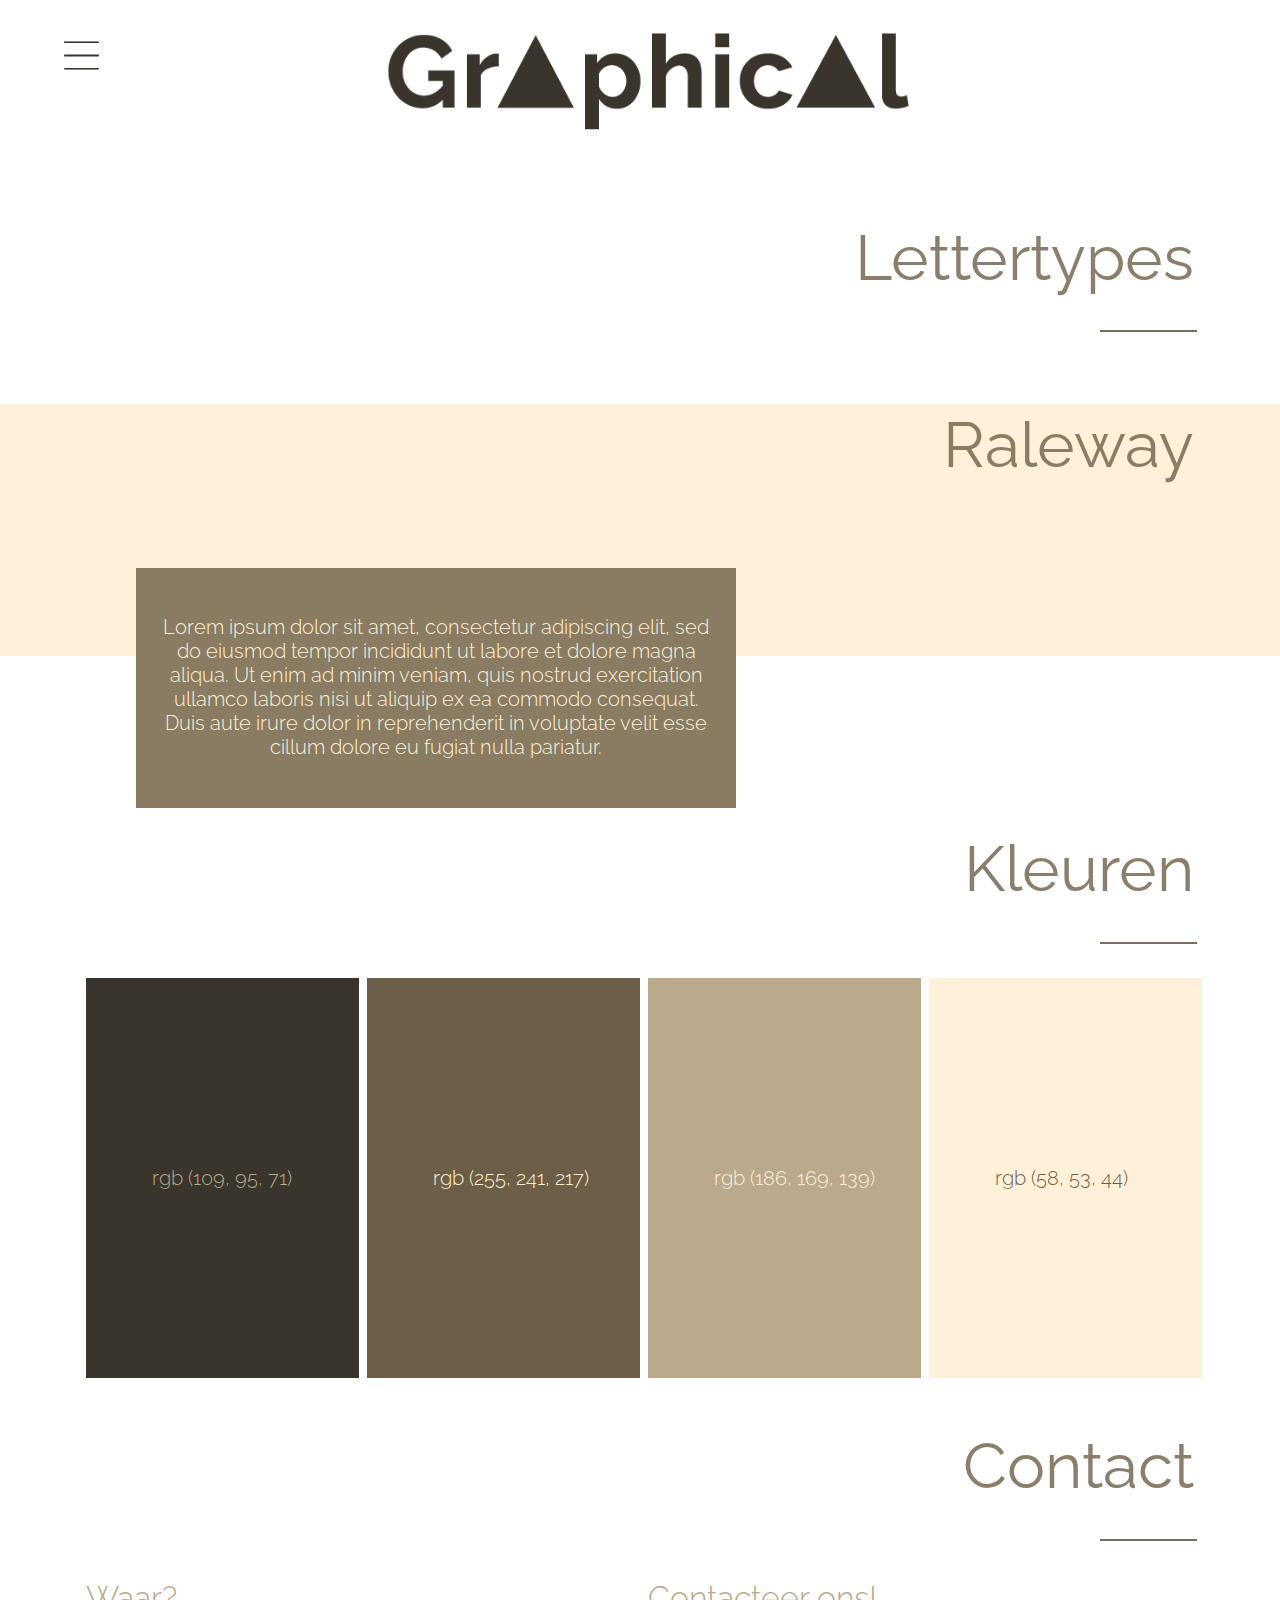
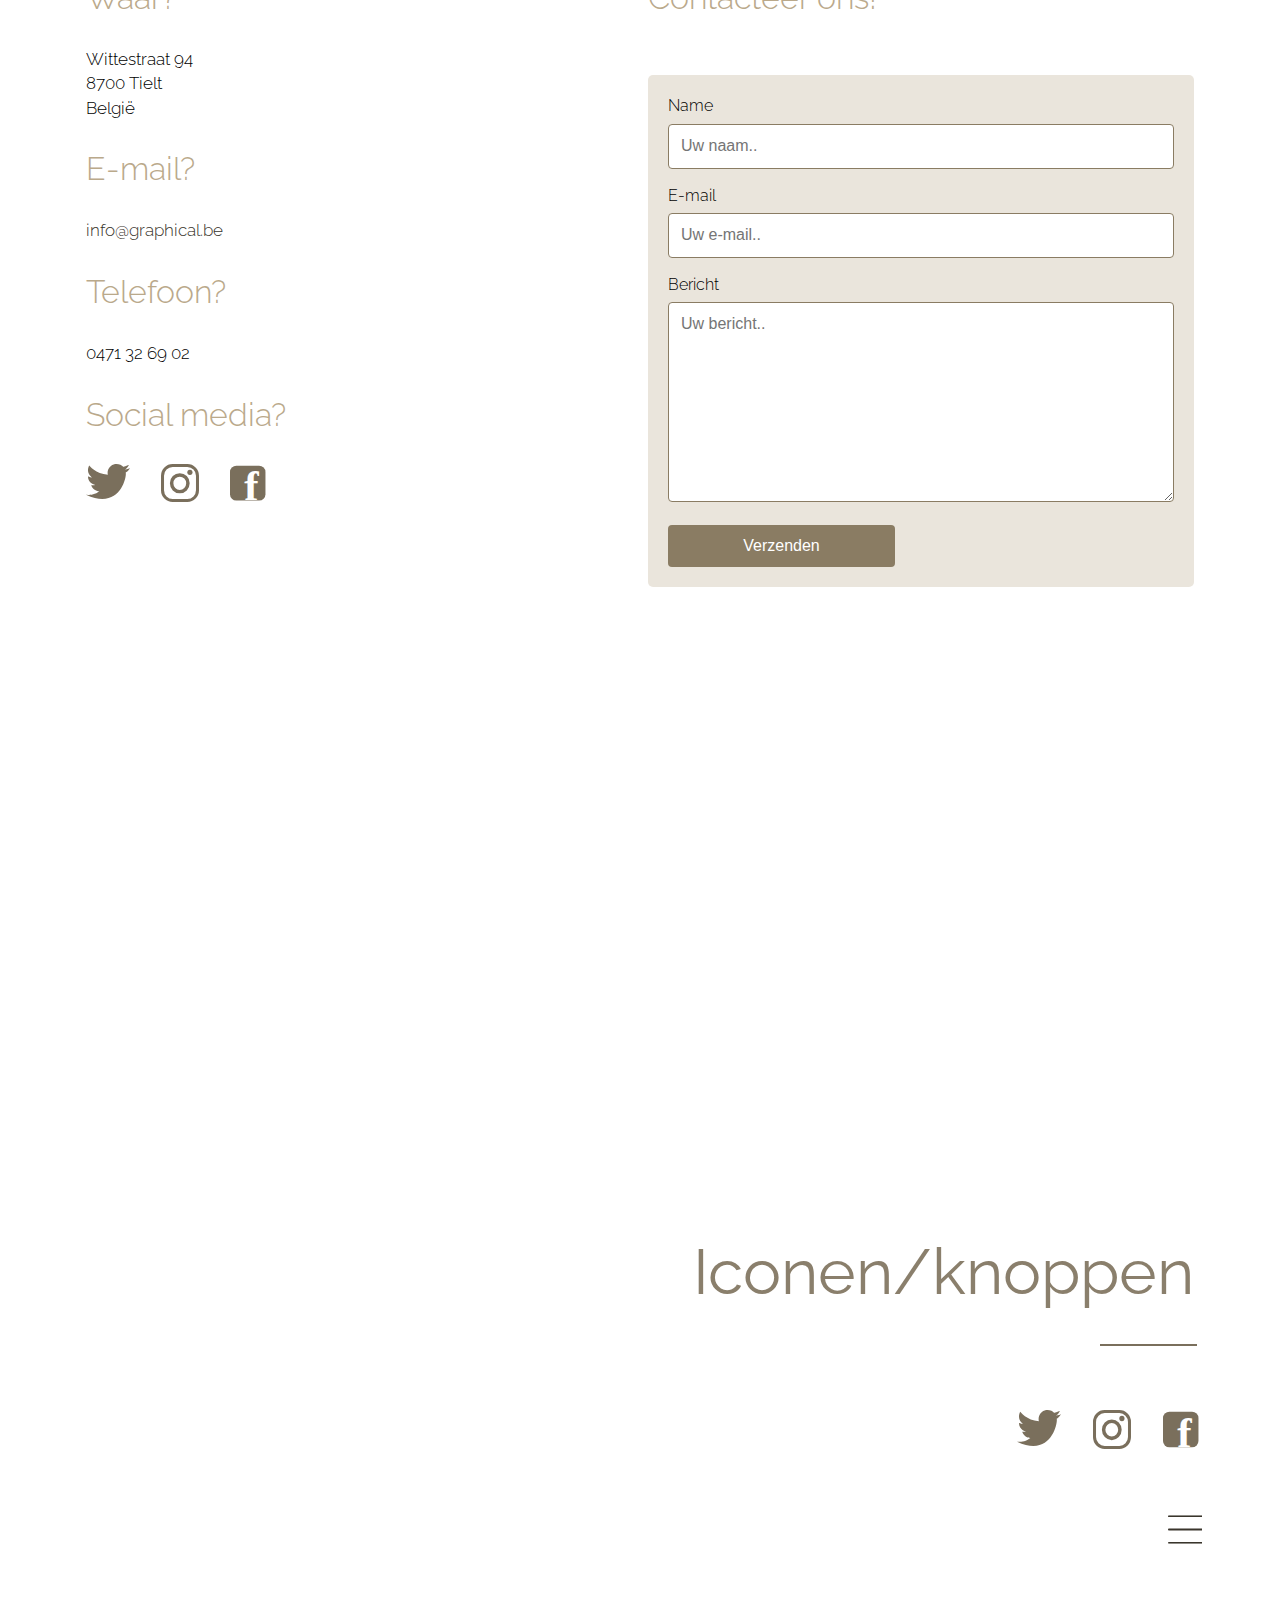
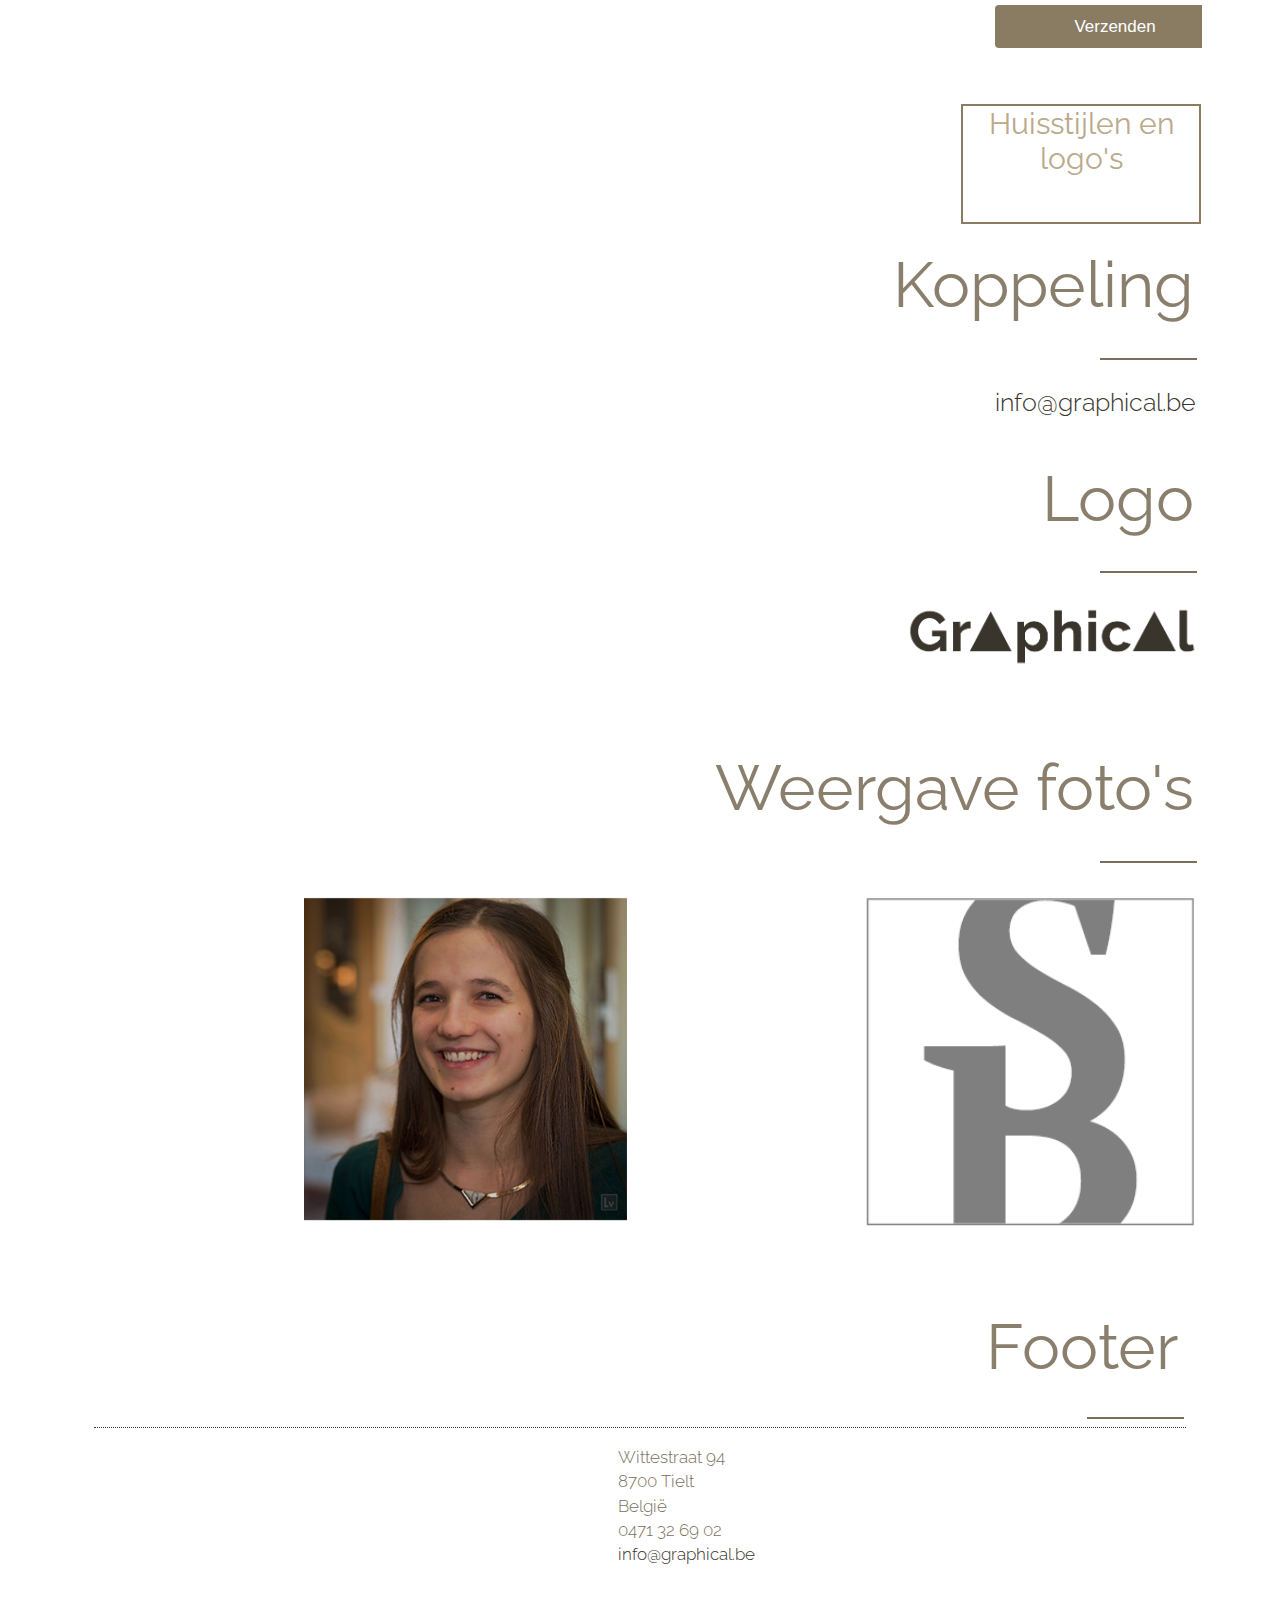
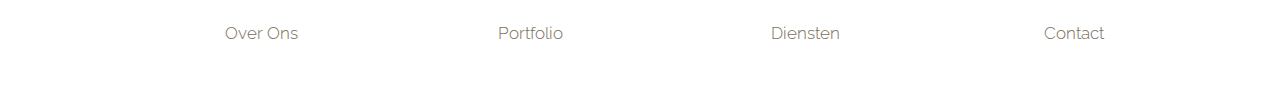
<file: styleguide.html>
<!DOCTYPE html SYSTEM "about:legacy-compat">
<html dir="ltr" lang="nl-be" class="no-js" prefix="og: http://ogp.me/ns#">

<head>
  <!-- Character encoding -->
  <meta charset="UTF-8">
  <!-- Latest version of rendering engine -->
  <meta http-equiv="X-UA-Compatible" content="IE=edge,chrome=1">
  <!-- Mobile Viewport -->
  <meta name="viewport" content="width=device-width, initial-scale=1, maximum-scale=1">
  <!-- Most important SEO tag -->
  <title>Graphical| Styleguide</title>
  <!-- Other SEO friendly tags -->
  <meta name="description" content="Lees hier alles over nieuwe media, html5 en andere ontwikkelingen in webdevelopment en mobile development. De docenten NMD willen graag hun kennis delen met jou!">
  <meta name="keywords" content="HTML5, JavaScript, jQuery, CSS3">
  <meta name="author" content="Arteveldehogeschool - Bachelor in de grafische en digitale media | MMP">
  <meta name="copyright" content="Copyright 2010-17 Arteveldehogeschool. All Rights Reserved.">
  <!-- OpenGraph -->
  <meta property="og:type" content="website">
  <meta property="og:title" content=">HTML5 | Webdesign II | GDM">
  <meta property="og:description" content="Lees hier alles over nieuwe media, html5 en andere ontwikkelingen in webdevelopment en mobile development. De docenten NMD willen graag hun kennis delen met jou!">
  <meta property="og:url" content="http://www.gdm.gent/">
  <meta property="og:site_name" content="GDM.GENT">
  <meta property="og:image" content="assets/images/ahs.png">
  <meta property="og:image:width" content="129">
  <meta property="og:image:height" content="129">
  <!-- humans.txt -->
  <link rel="author" type="text/plain" href="/humans.txt">
  <!-- DNS prefech for CDN -->
  <link rel="dns-prefetch" href="//cdnjs.cloudflare.com">
  <link rel="dns-prefetch" href="//code.jquery.com">
  <link rel="dns-prefetch" href="//maxcdn.bootstrapcdn.com">
  <!-- Icons -->
  <!-- http://realfavicongenerator.net/ -->
  <link rel="apple-touch-icon" sizes="180x180" href="assets/icons/apple-touch-icon.png">
  <link rel="icon" type="image/png" href="assets/icons/favicon-32x32.png" sizes="32x32">
  <link rel="icon" type="image/png" href="assets/icons/favicon-16x16.png" sizes="16x16">
  <link rel="manifest" href="assets/icons/manifest.json">
  <link rel="mask-icon" href="assets/icons/safari-pinned-tab.svg" color="#ee9900">
  <link rel="shortcut icon" href="assets/icons/favicon.ico">
  <meta name="apple-mobile-web-app-title" content="GDM">
  <meta name="application-name" content="GDM">
  <meta name="msapplication-config" content="assets/icons/browserconfig.xml">
  <meta name="theme-color" content="#ffffff">
  <!-- Stylesheets: Vendors -->
  <link rel="stylesheet" media="all" href="vendor/normalize/normalize.css">
  <!-- Stylesheets: App -->
  <link rel="stylesheet" media="all" href="css/fonts.css">
  <link rel="stylesheet" media="all" href="css/typography.css">
  <link rel="stylesheet" media="all" href="css/grid.css">
  <link rel="stylesheet" media="all" href="css/main.css">
  <!-- fonts -->
  <link href="https://fonts.googleapis.com/css?family=Raleway:300,300i,400,400i,500,500i,700,700i,800,800i,900,900i" rel="stylesheet">
  <!-- Modernizr: feature detection -->
  <script src="vendor/modernizr/modernizr.min.js"></script>
</head>

<body>
  <span onclick="openNav()"> <img class="menubalk" src="assets/icons/menu.svg"></span>

  <!-- begin hoofdnavigatie -->
  <div class="sf-grid__wrapper">
    <div class="sf-grid__container">
      <div class="sf-grid__row">

        <div class="sf-grid__column-11">
          <div class="header"><img class="logo" src="assets/icons/logo.png"></div>
        </div>


        <div class="sf-grid__column-6">
          <div id="myNav" class="overlay">


            <a href="javascript:void(0)" class="closebtn" onclick="closeNav()">&times;</a>


            <div class="overlay-content">
              <div class="hoofdmenu" <a href="#">Menu</a>
              </div>
              <a href="">Over ons</a>
              <a href="">Portfolio</a>
              <a href="">Diensten</a>
              <a href="">Contact</a>
            </div>
          </div>
        </div>
      </div>
    </div>




    <span onclick="openNav()"></span>
    <script>
      function openNav() {
        document.getElementById("myNav").style.width = "100%";
      }


      function closeNav() {
        document.getElementById("myNav").style.width = "0%";
      }
    </script>
  </div>
  </div>

  </div>


  </div>
  </div>

  <div class="sf-grid__wrapper">
    <div class="sf-grid__container">
      <div class="sf-grid__row">
        <div class="sf-grid__column-12">
          <h1>Lettertypes</h1>
          <hr class="lijntje">
        </div>
      </div>
    </div>
  </div>

  <div class="sf-grid__wrapper vlak2">
    <div class="sf-grid__container">
      <div class="sf-grid__row">
        <p>
          <div class="sf-grid__column-8">
            <div class="kader huisstijlen"><span>Lorem ipsum dolor sit amet, consectetur adipiscing elit, sed do eiusmod tempor incididunt ut labore et dolore magna aliqua. Ut enim ad minim veniam, quis nostrud exercitation ullamco laboris nisi ut aliquip ex ea commodo consequat. Duis aute irure dolor in reprehenderit in voluptate velit esse cillum dolore eu fugiat nulla pariatur.</span></div>
          </div>
          <div class="sf-grid__column-4">
            <h1>Raleway</h1>
          </div>
      </div>
    </div>
  </div>
  <div class="sf-grid__wrapper">
    <div class="sf-grid__container">
      <div class="sf-grid__row">
        <div class="sf-grid__column-12">
          <h1>Kleuren</h1>
          <hr class="lijntje">
        </div>

        <div class="sf-grid__column-3">
          <article class="news-article">
            <div class="kleur1">rgb (109, 95, 71)</div>
          </article>
        </div>
        <div class="sf-grid__column-3">
          <article class="news-article">
            <div class="kleur2">rgb (255, 241, 217)</div>
          </article>
        </div>
        <div class="sf-grid__column-3">
          <article class="news-article">
            <div class="kleur3">rgb (186, 169, 139)</div>
          </article>
        </div>
        <div class="sf-grid__column-3">
          <article class="news-article">
            <div class="kleur4">rgb (58, 53, 44)</div>
          </article>
        </div>


      </div>
    </div>
  </div>
  <div class="sf-grid__wrapper">
    <div class="sf-grid__container">
      <div class="sf-grid__row">
        <div class="sf-grid__column-12">
          <h1>Contact</h1>
          <hr class="lijntje">
        </div>
      </div>
    </div>
  </div>
  <div class="sf-grid__wrapper">
    <div class="sf-grid__container">
      <div class="sf-grid__row">
        <div class="sf-grid__column-6">
          <h2>Waar?</h2>

          <p>Wittestraat 94 <br> 8700 Tielt <br>België</p>
          <h2>E-mail?</h2>
          <p><a class="emaillink" href="mailto:info@graphical.be">info@graphical.be</a></p>
          <h2>Telefoon?</h2>
          <p>0471 32 69 02</p>
          <h2>Social media?</h2>
          <p>
            <a href="https://twitter.com/?lang=nl"><img class="twitter1" src="assets/icons/twitter.svg"></a>
            <a href="https://www.instagram.com/"><img class="instagram1" src="assets/icons/instagram.svg"></a>
            <a href="https://www.facebook.com"><img class="facebook1" src="assets/icons/facebook.svg"></p>
          </a>

        </div>


        <div class="sf-grid__column-6">
          <h2>Contacteer ons!</h2>
          <div class="container">

            <form action="/action_page.php">

              <label for="fname">Name</label>
              <input type="text" id="fname" name="firstname" placeholder="Uw naam..">

              <label for="lname">E-mail</label>
              <input type="text" id="lname" name="lastname" placeholder="Uw e-mail..">

              <label for="subject">Bericht</label>
              <textarea id="subject" name="subject" placeholder="Uw bericht.." style="height:200px"></textarea>

              <input type="verzenden" value="Verzenden">

            </form>
          </div>
        </div>
      </div>
    </div>
  </div>




  <div clas="sf-grid__wrapper">
    <div class="sf-grid__container">
      <div class="sf-grid__row">
        <div class="sf-grid__column-12">
          <iframe src="https://www.google.com/maps/embed?pb=!1m18!1m12!1m3!1d2511.4443170262166!2d3.3212730158759474!3d50.989461079553344!2m3!1f0!2f0!3f0!3m2!1i1024!2i768!4f13.1!3m3!1m2!1s0x47c347376724d89f%3A0x481bbc234d5d6538!2sWittestraat+94%2C+8700+Tielt!5e0!3m2!1snl!2sbe!4v1495804492799"
            width="800" height="450" frameborder="0" style="border:0" allowfullscreen></iframe>
        </div>
      </div>
    </div>
  </div>


  <div class="sf-grid__wrapper">
    <div class="sf-grid__container">
      <div class="sf-grid__row">
        <div class="sf-grid__column-12">
          <h1>Iconen/knoppen</h1>
          <hr class="lijntje">
        </div>
      </div>
    </div>
  </div>
  <div class="sf-grid__wrapper">
    <div class="sf-grid__container">
      <div class="sf-grid__row">
        <div class="sf-grid__column-12">
          <p class="socialmedia1">
            <a href="https://twitter.com/?lang=nl"><img class="twitter1" src="assets/icons/twitter.svg"></a>
            <a href="https://www.instagram.com/"><img class="instagram1" src="assets/icons/instagram.svg"></a>
            <a href="https://www.facebook.com"><img class="facebook1" src="assets/icons/facebook.svg"> </a>
          </p>
        </div>
      </div>

      <div class="sf-grid__row">
        <div class="sf-grid__column-12">
          <p class="hamburgerlogo">
            <img class="menubalk" src="assets/icons/menu.svg"></p>
        </div>
      </div>



      <div class="sf-grid__row">
        <div class="sf-grid__column-12">
          <p class="verzendknop">
            <input type="verzenden" value="Verzenden"></p>
        </div>
      </div>
      <div class="sf-grid__row">
        <div class="sf-grid__column-12">
          <a href="">
            <div class="huisstijlknop kader_huisstijlen_styleguide"><span>Huisstijlen en logo's</span></div>
          </a>
        </div>
      </div>
    </div>
  </div>
  <div class="sf-grid__wrapper">
    <div class="sf-grid__container">
      <div class="sf-grid__row">
        <div class="sf-grid__column-12">
          <h1>Koppeling</h1>
          <hr class="lijntje">
        </div>
      </div>
    </div>
  </div>
  <div class="sf-grid__wrapper">
    <div class="sf-grid__container">
      <div class="sf-grid__row">
        <div class="sf-grid__column-12">
          <p><a class="emaillink1" href="mailto:info@graphical.be">info@graphical.be</a></p>
        </div>
      </div>
    </div>
  </div>
  <div class="sf-grid__wrapper">
    <div class="sf-grid__container">
      <div class="sf-grid__row">
        <div class="sf-grid__column-12">
          <h1>Logo</h1>
          <hr class="lijntje">
        </div>
      </div>
    </div>
  </div>
  <div class="sf-grid__wrapper">
    <div class="sf-grid__container">
      <div class="sf-grid__row">
        <div class="sf-grid__column-12">
          <img class="logostyleguide" src="assets/icons/logo.png">
        </div>
      </div>
    </div>
  </div>

  <div class="sf-grid__wrapper">
    <div class="sf-grid__container">
      <div class="sf-grid__row">
        <div class="sf-grid__column-12">
          <h1>Weergave foto's</h1>
          <hr class="lijntje">
        </div>
      </div>
    </div>
  </div>
  <div class="sf-grid__wrapper">
    <div class="sf-grid__container">
      <div class="sf-grid__row">
        <div class="sf-grid__column-6">
          <div class="personeelstyleguide">
            <img class="sylviastyleguide" src="assets/images/sylvia.png">
            <div class="middenstyleguide">
              <div class="tekststyleguide">Sylvia</div>
            </div>
          </div>
        </div>
        <div class="sf-grid__column-6">
          <img class="styleguidefoto1 img_styleguide1" src="assets/images/sblogo.png">
        </div>
      </div>
      <div class="sf-grid__wrapper">
        <div class="sf-grid__container">
          <div class="sf-grid__row">
            <div class="sf-grid__column-12">
              <h1>Footer</h1>
              <hr class="lijntje">
            </div>
          </div>
        </div>
      </div>


      <!--footer-->
      <div class="sf-grid__wrapper footer_vlak">
        <div class="sf-grid__container">
          <div class="sf-grid__row">

            <footer>
              <div class="sf-grid__column-12">
                <article class="footer_tekst">
                  <p>Wittestraat 94 <br> 8700 Tielt<br>België<br> 0471 32 69 02<br><a class="emaillink" href="mailto:info@graphical.be">info@graphical.be</a></p>
                </article>
              </div>

              <div class="sf-grid__column-3">
                <a class="link" href="overons.html">
                  <article class="footer_tekst">
                    <p class="linkpaginas">Over Ons</p>
                  </article>
              </div>

              <div class="sf-grid__column-3">
                <a class="link" href="portfolio.html">
                  <article class="footer_tekst">
                    <p class="linkpaginas">Portfolio</p>
                  </article>
              </div>
              <div class="sf-grid__column-3">
                <a class="link" href="diensten.html">
                  <article class="footer_tekst">
                    <p class="linkpaginas">Diensten</p>
                  </article>
              </div>

              <div class="sf-grid__column-3">
                <a class="link" href="contact.html">
                  <article class="footer_tekst">
                    <p class="linkpaginas">Contact</p>
                  </article>
              </div>




            </footer>
          </div>
        </div>
      </div>
      <!--einde footer-->
</body>

</html>
</file>
<file: css/fonts.css>
@import url('https://fonts.googleapis.com/css?family=Raleway');
</file>
<file: css/typography.css>
.kleur1,
.kleur2,
.kleur3,
.kleur4 {
  font-size: 20px;
}

.kader_huisstijlen_styleguide {
  font-size: 30px;
  font-weight: 400;
}

body {
  font-family: 'Raleway', sans-serif;
  font-size: 16px;
  font-weight: 300;
  font-style: normal;
  line-height: 1.42;
}

h1,
h2,
h3,
h4,
h5,
h6 {
  font-size: 16px;
  font-weight: 500;
  font-style: normal;
  line-height: 1.42;
  font-weight: 900;
}

h1 {
  font-size: 4em;
  font-weight: 400;
}

h2 {
  font-size: 2em;
  font-weight: 300;
}

h3 {
  font-size: 30px;
  font-weight: 400;
}

h4 {
  font-size: 30px;
  font-weight: 400;
}

p {
  font-size: 17px;
  font-weight: 300;
}

.kader_huisstijlen--default {
  font-size: 30px;
  font-weight: 400;
}

.huisstijlen {
  font-size: 20px;
  font-weight: 300;
}

.kader_grafischontwerp--default {
  font-size: 30px;
  font-weight: 400;
}

.grafischontwerp {
  font-size: 20px;
  font-weight: 300;
}

.kader_webdesign--default {
  font-size: 30px;
  font-weight: 400;
}

.webdesign {
  font-size: 20px;
  font-weight: 300;
}

.menubalk {
  font-size: 60px;
  font-weight: 500;
}

.sidenav a {
  font-size: 25px;
}

.hoofdmenu {
  font-size: 80px;
  font-weight: 400;
}

.sidenav .closebtn {
  font-size: 36px;
}

.overons,
.overons1 {
  font-weight: 300;
  font-size: 25px;
}

.tekst2,
.tekst3 {
  font-weight: 600;
  font-size: 40px;
}
</file>
<file: css/grid.css>
Skip to content Features Business Explore Pricing This repository Search Sign in or Sign up Watch 6 Star 0 Fork 1 gdmgent/1617.webd2.local Code Issues 0 Pull requests 0 Projects 0 Pulse Graphs Branch: master Find file Copy path1617.webd2.local/template/css/grid.css e1d32ca 28 days ago @drdynscript drdynscript Update 1 contributor RawBlameHistory 1258 lines (878 sloc) 23.3 KB
/**
 * Clear inner floats
 */

.asm-clearfix {
  zoom: 1;
}

.asm-clearfix:before,
.asm-clearfix:after {
  content: "\0020";
  display: block;
  height: 0;
  overflow: hidden;
}

.asm-clearfix:after {
  clear: both;
}


/**
 * Hide text while making it readable for screen readers
 * 1. Needed in WebKit-based browsers because of an implementation bug;
 *    See: https://code.google.com/p/chromium/issues/detail?id=457146
 */

.asm-hide-text {
  overflow: hidden;
  padding: 0;
  /* 1 */
  text-indent: 101%;
  white-space: nowrap;
}


/**
 * Hide element while making it readable for screen readers
 * Shamelessly borrowed from HTML5Boilerplate:
 * https://github.com/h5bp/html5-boilerplate/blob/master/src/css/main.css#L119-L133
 */

.asm-visually-hidden {
  border: 0;
  clip: rect(0 0 0 0);
  height: 1px;
  margin: -1px;
  overflow: hidden;
  padding: 0;
  position: absolute;
  width: 1px;
}


/**
 * Set up a decent box model on the root element
 */

html {
  box-sizing: border-box;
}


/**
 * Make all elements from the DOM inherit from the parent box-sizing
 * Since `*` has a specificity of 0, it does not override the `html` value
 * making all elements inheriting from the root box-sizing value
 * See: https://css-tricks.com/inheriting-box-sizing-probably-slightly-better-best-practice/
 */

*,
*::before,
*::after {
  box-sizing: inherit;
}


/**
 * Basic styles for links
 */


/*a {
  color: $brand-color;
  text-decoration: none;
  @include on-event {
    color: $text-color;
    text-decoration: underline;
  }
}
*/

.sf-grid__container-fluid {
  max-width: 100%;
  margin: 0 auto;
  padding-left: 1rem;
  padding-right: 1rem;
  zoom: 1;
}

.sf-grid__container-fluid:before,
.sf-grid__container-fluid:after {
  content: "\0020";
  display: block;
  height: 0;
  overflow: hidden;
}

.sf-grid__container-fluid:after {
  clear: both;
}

.sf-grid__container {
  max-width: 71.25rem;
  margin: 0 auto;
  padding-left: 1rem;
  padding-right: 1rem;
  zoom: 1;
}

.sf-grid__container:before,
.sf-grid__container:after {
  content: "\0020";
  display: block;
  height: 0;
  overflow: hidden;
}

.sf-grid__container:after {
  clear: both;
}

.sf-demo {
  margin-bottom: 1rem;
}

.sf-demo *[class*=sf-grid__column] {
  background: #0AC;
  height: 86px;
  border: 2px solid rgba(33, 33, 33, 0.6);
}

.sf-demo *[class*=sf-grid__column]>div {
  background: #C07;
  height: 100%;
}

.sf-grid__row {
  margin-left: -0.5rem;
  margin-right: -0.5rem;
  zoom: 1;
}

.sf-grid__row:before,
.sf-grid__row:after {
  content: "\0020";
  display: block;
  height: 0;
  overflow: hidden;
}

.sf-grid__row:after {
  clear: both;
}

.sf-grid__column-1,
.sf-grid__column-2,
.sf-grid__column-3,
.sf-grid__column-4,
.sf-grid__column-5,
.sf-grid__column-6,
.sf-grid__column-7,
.sf-grid__column-8,
.sf-grid__column-9,
.sf-grid__column-10,
.sf-grid__column-11,
.sf-grid__column-12,
.sf-grid__column-xxsm-1,
.sf-grid__column-xxsm-2,
.sf-grid__column-xxsm-3,
.sf-grid__column-xxsm-4,
.sf-grid__column-xxsm-5,
.sf-grid__column-xxsm-6,
.sf-grid__column-xxsm-7,
.sf-grid__column-xxsm-8,
.sf-grid__column-xxsm-9,
.sf-grid__column-xxsm-10,
.sf-grid__column-xxsm-11,
.sf-grid__column-xxsm-12,
.sf-grid__column-xsm-1,
.sf-grid__column-xsm-2,
.sf-grid__column-xsm-3,
.sf-grid__column-xsm-4,
.sf-grid__column-xsm-5,
.sf-grid__column-xsm-6,
.sf-grid__column-xsm-7,
.sf-grid__column-xsm-8,
.sf-grid__column-xsm-9,
.sf-grid__column-xsm-10,
.sf-grid__column-xsm-11,
.sf-grid__column-xsm-12,
.sf-grid__column-sm-1,
.sf-grid__column-sm-2,
.sf-grid__column-sm-3,
.sf-grid__column-sm-4,
.sf-grid__column-sm-5,
.sf-grid__column-sm-6,
.sf-grid__column-sm-7,
.sf-grid__column-sm-8,
.sf-grid__column-sm-9,
.sf-grid__column-sm-10,
.sf-grid__column-sm-11,
.sf-grid__column-sm-12,
.sf-grid__column-md-1,
.sf-grid__column-md-2,
.sf-grid__column-md-3,
.sf-grid__column-md-4,
.sf-grid__column-md-5,
.sf-grid__column-md-6,
.sf-grid__column-md-7,
.sf-grid__column-md-8,
.sf-grid__column-md-9,
.sf-grid__column-md-10,
.sf-grid__column-md-11,
.sf-grid__column-md-12,
.sf-grid__column-lg-1,
.sf-grid__column-lg-2,
.sf-grid__column-lg-3,
.sf-grid__column-lg-4,
.sf-grid__column-lg-5,
.sf-grid__column-lg-6,
.sf-grid__column-lg-7,
.sf-grid__column-lg-8,
.sf-grid__column-lg-9,
.sf-grid__column-lg-10,
.sf-grid__column-lg-11,
.sf-grid__column-lg-12,
.sf-grid__column-xlg-1,
.sf-grid__column-xlg-2,
.sf-grid__column-xlg-3,
.sf-grid__column-xlg-4,
.sf-grid__column-xlg-5,
.sf-grid__column-xlg-6,
.sf-grid__column-xlg-7,
.sf-grid__column-xlg-8,
.sf-grid__column-xlg-9,
.sf-grid__column-xlg-10,
.sf-grid__column-xlg-11,
.sf-grid__column-xlg-12,
.sf-grid__column-xxlg-1,
.sf-grid__column-xxlg-2,
.sf-grid__column-xxlg-3,
.sf-grid__column-xxlg-4,
.sf-grid__column-xxlg-5,
.sf-grid__column-xxlg-6,
.sf-grid__column-xxlg-7,
.sf-grid__column-xxlg-8,
.sf-grid__column-xxlg-9,
.sf-grid__column-xxlg-10,
.sf-grid__column-xxlg-11,
.sf-grid__column-xxlg-12 {
  position: relative;
  float: left;
  padding-left: 0.5rem;
  padding-right: 0.5rem;
  width: 100%;
  min-height: 1px;
  overflow: hidden;
}

.sf-grid__column-1 {
  width: 8.33333%;
}

.sf-grid__column-2 {
  width: 16.66667%;
}

.sf-grid__column-3 {
  width: 25%;
}

.sf-grid__column-4 {
  width: 33.33333%;
}

.sf-grid__column-5 {
  width: 41.66667%;
}

.sf-grid__column-6 {
  width: 50%;
}

.sf-grid__column-7 {
  width: 58.33333%;
}

.sf-grid__column-8 {
  width: 66.66667%;
}

.sf-grid__column-9 {
  width: 75%;
}

.sf-grid__column-10 {
  width: 83.33333%;
}

.sf-grid__column-11 {
  width: 91.66667%;
}

.sf-grid__column-12 {
  width: 100%;
}

.sf-grid__offset-1 {
  margin-left: 8.33333%;
}

.sf-grid__offset-2 {
  margin-left: 16.66667%;
}

.sf-grid__offset-3 {
  margin-left: 25%;
}

.sf-grid__offset-4 {
  margin-left: 33.33333%;
}

.sf-grid__offset-5 {
  margin-left: 41.66667%;
}

.sf-grid__offset-6 {
  margin-left: 50%;
}

.sf-grid__offset-7 {
  margin-left: 58.33333%;
}

.sf-grid__offset-8 {
  margin-left: 66.66667%;
}

.sf-grid__offset-9 {
  margin-left: 75%;
}

.sf-grid__offset-10 {
  margin-left: 83.33333%;
}

.sf-grid__offset-11 {
  margin-left: 91.66667%;
}

.sf-grid__push-1 {
  left: 8.33333%;
}

.sf-grid__push-2 {
  left: 16.66667%;
}

.sf-grid__push-3 {
  left: 25%;
}

.sf-grid__push-4 {
  left: 33.33333%;
}

.sf-grid__push-5 {
  left: 41.66667%;
}

.sf-grid__push-6 {
  left: 50%;
}

.sf-grid__push-7 {
  left: 58.33333%;
}

.sf-grid__push-8 {
  left: 66.66667%;
}

.sf-grid__push-9 {
  left: 75%;
}

.sf-grid__push-10 {
  left: 83.33333%;
}

.sf-grid__push-11 {
  left: 91.66667%;
}

.sf-grid__pull-1 {
  right: 8.33333%;
}

.sf-grid__pull-2 {
  right: 16.66667%;
}

.sf-grid__pull-3 {
  right: 25%;
}

.sf-grid__pull-4 {
  right: 33.33333%;
}

.sf-grid__pull-5 {
  right: 41.66667%;
}

.sf-grid__pull-6 {
  right: 50%;
}

.sf-grid__pull-7 {
  right: 58.33333%;
}

.sf-grid__pull-8 {
  right: 66.66667%;
}

.sf-grid__pull-9 {
  right: 75%;
}

.sf-grid__pull-10 {
  right: 83.33333%;
}

.sf-grid__pull-11 {
  right: 91.66667%;
}

.sf-grid__hidden {
  display: none;
}

.sf-grid__visible {
  display: block;
}

@media (min-width: 0) {
  .sf-grid__column-xxsm-1 {
    width: 8.33333%;
  }
  .sf-grid__column-xxsm-2 {
    width: 16.66667%;
  }
  .sf-grid__column-xxsm-3 {
    width: 25%;
  }
  .sf-grid__column-xxsm-4 {
    width: 33.33333%;
  }
  .sf-grid__column-xxsm-5 {
    width: 41.66667%;
  }
  .sf-grid__column-xxsm-6 {
    width: 50%;
  }
  .sf-grid__column-xxsm-7 {
    width: 58.33333%;
  }
  .sf-grid__column-xxsm-8 {
    width: 66.66667%;
  }
  .sf-grid__column-xxsm-9 {
    width: 75%;
  }
  .sf-grid__column-xxsm-10 {
    width: 83.33333%;
  }
  .sf-grid__column-xxsm-11 {
    width: 91.66667%;
  }
  .sf-grid__column-xxsm-12 {
    width: 100%;
  }
  .sf-grid__offset-xxsm-1 {
    margin-left: 8.33333%;
  }
  .sf-grid__offset-xxsm-2 {
    margin-left: 16.66667%;
  }
  .sf-grid__offset-xxsm-3 {
    margin-left: 25%;
  }
  .sf-grid__offset-xxsm-4 {
    margin-left: 33.33333%;
  }
  .sf-grid__offset-xxsm-5 {
    margin-left: 41.66667%;
  }
  .sf-grid__offset-xxsm-6 {
    margin-left: 50%;
  }
  .sf-grid__offset-xxsm-7 {
    margin-left: 58.33333%;
  }
  .sf-grid__offset-xxsm-8 {
    margin-left: 66.66667%;
  }
  .sf-grid__offset-xxsm-9 {
    margin-left: 75%;
  }
  .sf-grid__offset-xxsm-10 {
    margin-left: 83.33333%;
  }
  .sf-grid__offset-xxsm-11 {
    margin-left: 91.66667%;
  }
  .sf-grid__push-xxsm-1 {
    left: 8.33333%;
  }
  .sf-grid__push-xxsm-2 {
    left: 16.66667%;
  }
  .sf-grid__push-xxsm-3 {
    left: 25%;
  }
  .sf-grid__push-xxsm-4 {
    left: 33.33333%;
  }
  .sf-grid__push-xxsm-5 {
    left: 41.66667%;
  }
  .sf-grid__push-xxsm-6 {
    left: 50%;
  }
  .sf-grid__push-xxsm-7 {
    left: 58.33333%;
  }
  .sf-grid__push-xxsm-8 {
    left: 66.66667%;
  }
  .sf-grid__push-xxsm-9 {
    left: 75%;
  }
  .sf-grid__push-xxsm-10 {
    left: 83.33333%;
  }
  .sf-grid__push-xxsm-11 {
    left: 91.66667%;
  }
  .sf-grid__pull-xxsm-1 {
    right: 8.33333%;
  }
  .sf-grid__pull-xxsm-2 {
    right: 16.66667%;
  }
  .sf-grid__pull-xxsm-3 {
    right: 25%;
  }
  .sf-grid__pull-xxsm-4 {
    right: 33.33333%;
  }
  .sf-grid__pull-xxsm-5 {
    right: 41.66667%;
  }
  .sf-grid__pull-xxsm-6 {
    right: 50%;
  }
  .sf-grid__pull-xxsm-7 {
    right: 58.33333%;
  }
  .sf-grid__pull-xxsm-8 {
    right: 66.66667%;
  }
  .sf-grid__pull-xxsm-9 {
    right: 75%;
  }
  .sf-grid__pull-xxsm-10 {
    right: 83.33333%;
  }
  .sf-grid__pull-xxsm-11 {
    right: 91.66667%;
  }
  .sf-grid__hidden-xxsm {
    display: none;
  }
  .sf-grid__visible-xxsm {
    display: block;
  }
}

@media (min-width: 20rem) {
  .sf-grid__column-xsm-1 {
    width: 8.33333%;
  }
  .sf-grid__column-xsm-2 {
    width: 16.66667%;
  }
  .sf-grid__column-xsm-3 {
    width: 25%;
  }
  .sf-grid__column-xsm-4 {
    width: 33.33333%;
  }
  .sf-grid__column-xsm-5 {
    width: 41.66667%;
  }
  .sf-grid__column-xsm-6 {
    width: 50%;
  }
  .sf-grid__column-xsm-7 {
    width: 58.33333%;
  }
  .sf-grid__column-xsm-8 {
    width: 66.66667%;
  }
  .sf-grid__column-xsm-9 {
    width: 75%;
  }
  .sf-grid__column-xsm-10 {
    width: 83.33333%;
  }
  .sf-grid__column-xsm-11 {
    width: 91.66667%;
  }
  .sf-grid__column-xsm-12 {
    width: 100%;
  }
  .sf-grid__offset-xsm-1 {
    margin-left: 8.33333%;
  }
  .sf-grid__offset-xsm-2 {
    margin-left: 16.66667%;
  }
  .sf-grid__offset-xsm-3 {
    margin-left: 25%;
  }
  .sf-grid__offset-xsm-4 {
    margin-left: 33.33333%;
  }
  .sf-grid__offset-xsm-5 {
    margin-left: 41.66667%;
  }
  .sf-grid__offset-xsm-6 {
    margin-left: 50%;
  }
  .sf-grid__offset-xsm-7 {
    margin-left: 58.33333%;
  }
  .sf-grid__offset-xsm-8 {
    margin-left: 66.66667%;
  }
  .sf-grid__offset-xsm-9 {
    margin-left: 75%;
  }
  .sf-grid__offset-xsm-10 {
    margin-left: 83.33333%;
  }
  .sf-grid__offset-xsm-11 {
    margin-left: 91.66667%;
  }
  .sf-grid__push-xsm-1 {
    left: 8.33333%;
  }
  .sf-grid__push-xsm-2 {
    left: 16.66667%;
  }
  .sf-grid__push-xsm-3 {
    left: 25%;
  }
  .sf-grid__push-xsm-4 {
    left: 33.33333%;
  }
  .sf-grid__push-xsm-5 {
    left: 41.66667%;
  }
  .sf-grid__push-xsm-6 {
    left: 50%;
  }
  .sf-grid__push-xsm-7 {
    left: 58.33333%;
  }
  .sf-grid__push-xsm-8 {
    left: 66.66667%;
  }
  .sf-grid__push-xsm-9 {
    left: 75%;
  }
  .sf-grid__push-xsm-10 {
    left: 83.33333%;
  }
  .sf-grid__push-xsm-11 {
    left: 91.66667%;
  }
  .sf-grid__pull-xsm-1 {
    right: 8.33333%;
  }
  .sf-grid__pull-xsm-2 {
    right: 16.66667%;
  }
  .sf-grid__pull-xsm-3 {
    right: 25%;
  }
  .sf-grid__pull-xsm-4 {
    right: 33.33333%;
  }
  .sf-grid__pull-xsm-5 {
    right: 41.66667%;
  }
  .sf-grid__pull-xsm-6 {
    right: 50%;
  }
  .sf-grid__pull-xsm-7 {
    right: 58.33333%;
  }
  .sf-grid__pull-xsm-8 {
    right: 66.66667%;
  }
  .sf-grid__pull-xsm-9 {
    right: 75%;
  }
  .sf-grid__pull-xsm-10 {
    right: 83.33333%;
  }
  .sf-grid__pull-xsm-11 {
    right: 91.66667%;
  }
  .sf-grid__hidden-xsm {
    display: none;
  }
  .sf-grid__visible-xsm {
    display: block;
  }
}

@media (min-width: 30rem) {
  .sf-grid__column-sm-1 {
    width: 8.33333%;
  }
  .sf-grid__column-sm-2 {
    width: 16.66667%;
  }
  .sf-grid__column-sm-3 {
    width: 25%;
  }
  .sf-grid__column-sm-4 {
    width: 33.33333%;
  }
  .sf-grid__column-sm-5 {
    width: 41.66667%;
  }
  .sf-grid__column-sm-6 {
    width: 50%;
  }
  .sf-grid__column-sm-7 {
    width: 58.33333%;
  }
  .sf-grid__column-sm-8 {
    width: 66.66667%;
  }
  .sf-grid__column-sm-9 {
    width: 75%;
  }
  .sf-grid__column-sm-10 {
    width: 83.33333%;
  }
  .sf-grid__column-sm-11 {
    width: 91.66667%;
  }
  .sf-grid__column-sm-12 {
    width: 100%;
  }
  .sf-grid__offset-sm-1 {
    margin-left: 8.33333%;
  }
  .sf-grid__offset-sm-2 {
    margin-left: 16.66667%;
  }
  .sf-grid__offset-sm-3 {
    margin-left: 25%;
  }
  .sf-grid__offset-sm-4 {
    margin-left: 33.33333%;
  }
  .sf-grid__offset-sm-5 {
    margin-left: 41.66667%;
  }
  .sf-grid__offset-sm-6 {
    margin-left: 50%;
  }
  .sf-grid__offset-sm-7 {
    margin-left: 58.33333%;
  }
  .sf-grid__offset-sm-8 {
    margin-left: 66.66667%;
  }
  .sf-grid__offset-sm-9 {
    margin-left: 75%;
  }
  .sf-grid__offset-sm-10 {
    margin-left: 83.33333%;
  }
  .sf-grid__offset-sm-11 {
    margin-left: 91.66667%;
  }
  .sf-grid__push-sm-1 {
    left: 8.33333%;
  }
  .sf-grid__push-sm-2 {
    left: 16.66667%;
  }
  .sf-grid__push-sm-3 {
    left: 25%;
  }
  .sf-grid__push-sm-4 {
    left: 33.33333%;
  }
  .sf-grid__push-sm-5 {
    left: 41.66667%;
  }
  .sf-grid__push-sm-6 {
    left: 50%;
  }
  .sf-grid__push-sm-7 {
    left: 58.33333%;
  }
  .sf-grid__push-sm-8 {
    left: 66.66667%;
  }
  .sf-grid__push-sm-9 {
    left: 75%;
  }
  .sf-grid__push-sm-10 {
    left: 83.33333%;
  }
  .sf-grid__push-sm-11 {
    left: 91.66667%;
  }
  .sf-grid__pull-sm-1 {
    right: 8.33333%;
  }
  .sf-grid__pull-sm-2 {
    right: 16.66667%;
  }
  .sf-grid__pull-sm-3 {
    right: 25%;
  }
  .sf-grid__pull-sm-4 {
    right: 33.33333%;
  }
  .sf-grid__pull-sm-5 {
    right: 41.66667%;
  }
  .sf-grid__pull-sm-6 {
    right: 50%;
  }
  .sf-grid__pull-sm-7 {
    right: 58.33333%;
  }
  .sf-grid__pull-sm-8 {
    right: 66.66667%;
  }
  .sf-grid__pull-sm-9 {
    right: 75%;
  }
  .sf-grid__pull-sm-10 {
    right: 83.33333%;
  }
  .sf-grid__pull-sm-11 {
    right: 91.66667%;
  }
  .sf-grid__hidden-sm {
    display: none;
  }
  .sf-grid__visible-sm {
    display: block;
  }
}

@media (min-width: 42.5rem) {
  .sf-grid__column-md-1 {
    width: 8.33333%;
  }
  .sf-grid__column-md-2 {
    width: 16.66667%;
  }
  .sf-grid__column-md-3 {
    width: 25%;
  }
  .sf-grid__column-md-4 {
    width: 33.33333%;
  }
  .sf-grid__column-md-5 {
    width: 41.66667%;
  }
}

.sf-grid__column-md-6 {
  width: 50%;
}

.sf-grid__column-md-7 {
  width: 58.33333%;
}

.sf-grid__column-md-8 {
  width: 66.66667%;
}

.sf-grid__column-md-9 {
  width: 75%;
}

.sf-grid__column-md-10 {
  width: 83.33333%;
}

.sf-grid__column-md-11 {
  width: 91.66667%;
}

.sf-grid__column-md-12 {
  width: 100%;
}

.sf-grid__offset-md-1 {
  margin-left: 8.33333%;
}

.sf-grid__offset-md-2 {
  margin-left: 16.66667%;
}

.sf-grid__offset-md-3 {
  margin-left: 25%;
}

.sf-grid__offset-md-4 {
  margin-left: 33.33333%;
}

.sf-grid__offset-md-5 {
  margin-left: 41.66667%;
}

.sf-grid__offset-md-6 {
  margin-left: 50%;
}

.sf-grid__offset-md-7 {
  margin-left: 58.33333%;
}

.sf-grid__offset-md-8 {
  margin-left: 66.66667%;
}

.sf-grid__offset-md-9 {
  margin-left: 75%;
}

.sf-grid__offset-md-10 {
  margin-left: 83.33333%;
}

.sf-grid__offset-md-11 {
  margin-left: 91.66667%;
}

.sf-grid__push-md-1 {
  left: 8.33333%;
}

.sf-grid__push-md-2 {
  left: 16.66667%;
}

.sf-grid__push-md-3 {
  left: 25%;
}

.sf-grid__push-md-4 {
  left: 33.33333%;
}

.sf-grid__push-md-5 {
  left: 41.66667%;
}

.sf-grid__push-md-6 {
  left: 50%;
}

.sf-grid__push-md-7 {
  left: 58.33333%;
}

.sf-grid__push-md-8 {
  left: 66.66667%;
}

.sf-grid__push-md-9 {
  left: 75%;
}

.sf-grid__push-md-10 {
  left: 83.33333%;
}

.sf-grid__push-md-11 {
  left: 91.66667%;
}

.sf-grid__pull-md-1 {
  right: 8.33333%;
}

.sf-grid__pull-md-2 {
  right: 16.66667%;
}

.sf-grid__pull-md-3 {
  right: 25%;
}

.sf-grid__pull-md-4 {
  right: 33.33333%;
}

.sf-grid__pull-md-5 {
  right: 41.66667%;
}

.sf-grid__pull-md-6 {
  right: 50%;
}

.sf-grid__pull-md-7 {
  right: 58.33333%;
}

.sf-grid__pull-md-8 {
  right: 66.66667%;
}

.sf-grid__pull-md-9 {
  right: 75%;
}

.sf-grid__pull-md-10 {
  right: 83.33333%;
}

.sf-grid__pull-md-11 {
  right: 91.66667%;
}

.sf-grid__hidden-md {
  display: none;
}

.sf-grid__visible-md {
  display: block;
}

@media (min-width: 60rem) {
  .sf-grid__column-lg-1 {
    width: 8.33333%;
  }
  .sf-grid__column-lg-2 {
    width: 16.66667%;
  }
  .sf-grid__column-lg-3 {
    width: 25%;
  }
  .sf-grid__column-lg-4 {
    width: 33.33333%;
  }
  .sf-grid__column-lg-5 {
    width: 41.66667%;
  }
  .sf-grid__column-lg-6 {
    width: 50%;
  }
  .sf-grid__column-lg-7 {
    width: 58.33333%;
  }
  .sf-grid__column-lg-8 {
    width: 66.66667%;
  }
  .sf-grid__column-lg-9 {
    width: 75%;
  }
  .sf-grid__column-lg-10 {
    width: 83.33333%;
  }
  .sf-grid__column-lg-11 {
    width: 91.66667%;
  }
  .sf-grid__column-lg-12 {
    width: 100%;
  }
  .sf-grid__offset-lg-1 {
    margin-left: 8.33333%;
  }
  .sf-grid__offset-lg-2 {
    margin-left: 16.66667%;
  }
  .sf-grid__offset-lg-3 {
    margin-left: 25%;
  }
  .sf-grid__offset-lg-4 {
    margin-left: 33.33333%;
  }
  .sf-grid__offset-lg-5 {
    margin-left: 41.66667%;
  }
  .sf-grid__offset-lg-6 {
    margin-left: 50%;
  }
  .sf-grid__offset-lg-7 {
    margin-left: 58.33333%;
  }
  .sf-grid__offset-lg-8 {
    margin-left: 66.66667%;
  }
  .sf-grid__offset-lg-9 {
    margin-left: 75%;
  }
  .sf-grid__offset-lg-10 {
    margin-left: 83.33333%;
  }
  .sf-grid__offset-lg-11 {
    margin-left: 91.66667%;
  }
  .sf-grid__push-lg-1 {
    left: 8.33333%;
  }
  .sf-grid__push-lg-2 {
    left: 16.66667%;
  }
  .sf-grid__push-lg-3 {
    left: 25%;
  }
  .sf-grid__push-lg-4 {
    left: 33.33333%;
  }
  .sf-grid__push-lg-5 {
    left: 41.66667%;
  }
  .sf-grid__push-lg-6 {
    left: 50%;
  }
  .sf-grid__push-lg-7 {
    left: 58.33333%;
  }
  .sf-grid__push-lg-8 {
    left: 66.66667%;
  }
  .sf-grid__push-lg-9 {
    left: 75%;
  }
  .sf-grid__push-lg-10 {
    left: 83.33333%;
  }
  .sf-grid__push-lg-11 {
    left: 91.66667%;
  }
  .sf-grid__pull-lg-1 {
    right: 8.33333%;
  }
  .sf-grid__pull-lg-2 {
    right: 16.66667%;
  }
  .sf-grid__pull-lg-3 {
    right: 25%;
  }
  .sf-grid__pull-lg-4 {
    right: 33.33333%;
  }
  .sf-grid__pull-lg-5 {
    right: 41.66667%;
  }
  .sf-grid__pull-lg-6 {
    right: 50%;
  }
  .sf-grid__pull-lg-7 {
    right: 58.33333%;
  }
  .sf-grid__pull-lg-8 {
    right: 66.66667%;
  }
  .sf-grid__pull-lg-9 {
    right: 75%;
  }
  .sf-grid__pull-lg-10 {
    right: 83.33333%;
  }
  .sf-grid__pull-lg-11 {
    right: 91.66667%;
  }
  .sf-grid__hidden-lg {
    display: none;
  }
  .sf-grid__visible-lg {
    display: block;
  }
}

@media (min-width: 71.25rem) {
  .sf-grid__column-xlg-1 {
    width: 8.33333%;
  }
  .sf-grid__column-xlg-2 {
    width: 16.66667%;
  }
  .sf-grid__column-xlg-3 {
    width: 25%;
  }
  .sf-grid__column-xlg-4 {
    width: 33.33333%;
  }
  .sf-grid__column-xlg-5 {
    width: 41.66667%;
  }
  .sf-grid__column-xlg-6 {
    width: 50%;
  }
  .sf-grid__column-xlg-7 {
    width: 58.33333%;
  }
  .sf-grid__column-xlg-8 {
    width: 66.66667%;
  }
  .sf-grid__column-xlg-9 {
    width: 75%;
  }
  .sf-grid__column-xlg-10 {
    width: 83.33333%;
  }
}

.sf-grid__column-xlg-11 {
  width: 91.66667%;
}

.sf-grid__column-xlg-12 {
  width: 100%;
}

.sf-grid__offset-xlg-1 {
  margin-left: 8.33333%;
}

.sf-grid__offset-xlg-2 {
  margin-left: 16.66667%;
}

.sf-grid__offset-xlg-3 {
  margin-left: 25%;
}

.sf-grid__offset-xlg-4 {
  margin-left: 33.33333%;
}

.sf-grid__offset-xlg-5 {
  margin-left: 41.66667%;
}

.sf-grid__offset-xlg-6 {
  margin-left: 50%;
}

.sf-grid__offset-xlg-7 {
  margin-left: 58.33333%;
}

.sf-grid__offset-xlg-8 {
  margin-left: 66.66667%;
}

.sf-grid__offset-xlg-9 {
  margin-left: 75%;
}

.sf-grid__offset-xlg-10 {
  margin-left: 83.33333%;
}

.sf-grid__offset-xlg-11 {
  margin-left: 91.66667%;
}

.sf-grid__push-xlg-1 {
  left: 8.33333%;
}

.sf-grid__push-xlg-2 {
  left: 16.66667%;
}

.sf-grid__push-xlg-3 {
  left: 25%;
}

.sf-grid__push-xlg-4 {
  left: 33.33333%;
}

.sf-grid__push-xlg-5 {
  left: 41.66667%;
}

.sf-grid__push-xlg-6 {
  left: 50%;
}

.sf-grid__push-xlg-7 {
  left: 58.33333%;
}

.sf-grid__push-xlg-8 {
  left: 66.66667%;
}

.sf-grid__push-xlg-9 {
  left: 75%;
}

.sf-grid__push-xlg-10 {
  left: 83.33333%;
}

.sf-grid__push-xlg-11 {
  left: 91.66667%;
}

.sf-grid__pull-xlg-1 {
  right: 8.33333%;
}

.sf-grid__pull-xlg-2 {
  right: 16.66667%;
}

.sf-grid__pull-xlg-3 {
  right: 25%;
}

.sf-grid__pull-xlg-4 {
  right: 33.33333%;
}

.sf-grid__pull-xlg-5 {
  right: 41.66667%;
}

.sf-grid__pull-xlg-6 {
  right: 50%;
}

.sf-grid__pull-xlg-7 {
  right: 58.33333%;
}

.sf-grid__pull-xlg-8 {
  right: 66.66667%;
}

.sf-grid__pull-xlg-9 {
  right: 75%;
}

.sf-grid__pull-xlg-10 {
  right: 83.33333%;
}

.sf-grid__pull-xlg-11 {
  right: 91.66667%;
}

.sf-grid__hidden-xlg {
  display: none;
}

.sf-grid__visible-xlg {
  display: block;
}

@media (min-width: 90rem) {
  .sf-grid__column-xxlg-1 {
    width: 8.33333%;
  }
  .sf-grid__column-xxlg-2 {
    width: 16.66667%;
  }
  .sf-grid__column-xxlg-3 {
    width: 25%;
  }
  .sf-grid__column-xxlg-4 {
    width: 33.33333%;
  }
  .sf-grid__column-xxlg-5 {
    width: 41.66667%;
  }
  .sf-grid__column-xxlg-6 {
    width: 50%;
  }
  .sf-grid__column-xxlg-7 {
    width: 58.33333%;
  }
  .sf-grid__column-xxlg-8 {
    width: 66.66667%;
  }
  .sf-grid__column-xxlg-9 {
    width: 75%;
  }
  .sf-grid__column-xxlg-10 {
    width: 83.33333%;
  }
  .sf-grid__column-xxlg-11 {
    width: 91.66667%;
  }
  .sf-grid__column-xxlg-12 {
    width: 100%;
  }
  .sf-grid__offset-xxlg-1 {
    margin-left: 8.33333%;
  }
  .sf-grid__offset-xxlg-2 {
    margin-left: 16.66667%;
  }
  .sf-grid__offset-xxlg-3 {
    margin-left: 25%;
  }
  .sf-grid__offset-xxlg-4 {
    margin-left: 33.33333%;
  }
  .sf-grid__offset-xxlg-5 {
    margin-left: 41.66667%;
  }
  .sf-grid__offset-xxlg-6 {
    margin-left: 50%;
  }
  .sf-grid__offset-xxlg-7 {
    margin-left: 58.33333%;
  }
  .sf-grid__offset-xxlg-8 {
    margin-left: 66.66667%;
  }
  .sf-grid__offset-xxlg-9 {
    margin-left: 75%;
  }
  .sf-grid__offset-xxlg-10 {
    margin-left: 83.33333%;
  }
  .sf-grid__offset-xxlg-11 {
    margin-left: 91.66667%;
  }
  .sf-grid__push-xxlg-1 {
    left: 8.33333%;
  }
  .sf-grid__push-xxlg-2 {
    left: 16.66667%;
  }
  .sf-grid__push-xxlg-3 {
    left: 25%;
  }
  .sf-grid__push-xxlg-4 {
    left: 33.33333%;
  }
  .sf-grid__push-xxlg-5 {
    left: 41.66667%;
  }
  .sf-grid__push-xxlg-6 {
    left: 50%;
  }
  .sf-grid__push-xxlg-7 {
    left: 58.33333%;
  }
  .sf-grid__push-xxlg-8 {
    left: 66.66667%;
  }
  .sf-grid__push-xxlg-9 {
    left: 75%;
  }
  .sf-grid__push-xxlg-10 {
    left: 83.33333%;
  }
  .sf-grid__push-xxlg-11 {
    left: 91.66667%;
  }
  .sf-grid__pull-xxlg-1 {
    right: 8.33333%;
  }
  .sf-grid__pull-xxlg-2 {
    right: 16.66667%;
  }
  .sf-grid__pull-xxlg-3 {
    right: 25%;
  }
  .sf-grid__pull-xxlg-4 {
    right: 33.33333%;
  }
  .sf-grid__pull-xxlg-5 {
    right: 41.66667%;
  }
  .sf-grid__pull-xxlg-6 {
    right: 50%;
  }
  .sf-grid__pull-xxlg-7 {
    right: 58.33333%;
  }
  .sf-grid__pull-xxlg-8 {
    right: 66.66667%;
  }
  .sf-grid__pull-xxlg-9 {
    right: 75%;
  }
  .sf-grid__pull-xxlg-10 {
    right: 83.33333%;
  }
  .sf-grid__pull-xxlg-11 {
    right: 91.66667%;
  }
  .sf-grid__hidden-xxlg {
    display: none;
  }
  .sf-grid__visible-xxlg {
    display: block;
  }
}

Contact GitHub API Training Shop Blog About © 2017 GitHub,
Inc. Terms Privacy Security Status Help
</file>
<file: css/main.css>
* {
  box-sizing: border-box;
}

html,
body {
  margin: 0;
  padding: 0;
}


/*styleguide*/

.kleur1 {
  background-color: rgba(58, 53, 44, 1);
  height: 400px;
  width: 500px;
  color: rgba(186, 169, 139, 1);
  padding-left: 25%;
  padding-top: 70%;
  margin-top: 10%;
  margin-bottom: 10%;
}

.kleur2 {
  background-color: rgba(109, 95, 71, 1);
  height: 400px;
  width: 500px;
  color: rgba(255, 241, 217, 1);
  padding-left: 25%;
  padding-top: 70%;
  margin-top: 10%;
  margin-bottom: 10%;
}

.kleur3 {
  background-color: rgba(186, 169, 139, 1);
  height: 400px;
  width: 500px;
  color: rgba(255, 241, 217, 1);
  padding-left: 25%;
  padding-top: 70%;
  margin-top: 10%;
  margin-bottom: 10%;
}

.kleur4 {
  background-color: rgba(255, 241, 217, 1);
  height: 400px;
  width: 500px;
  color: rgba(109, 95, 71, 1);
  padding-left: 25%;
  padding-top: 70%;
  margin-top: 10%;
  margin-bottom: 10%;
}

.socialmedia1 {
  height: 50%;
  width: 50%;
  margin-left: 84%;
  margin-top: 5%;
}

.hamburgerlogo {
  margin-left: 97.5%;
  margin-bottom: 5%;
}

.verzendknop {
  margin-left: 82%;
  margin-bottom: 5%;
  margin-top: 5%;
}

.emaillink1 {
  list-style-type: none;
  text-decoration: none;
  color: rgba(58, 53, 44, 1);
  margin-left: 82%;
  font-size: 25px;
}

.emaillink1:hover {
  color: rgba(138, 124, 99, 1);
}

.logostyleguide {
  width: 30%;
  height: 40%;
  background-repeat: no-repeat;
  display: block;
  background-size: 400px;
  text-indent: -999px;
  margin-left: 72%;
  margin-top: 2%;
  margin-bottom: 5%;
}

.styleguidefooter {
  margin-top: 5%;
}

.huisstijlknop {
  color: rgba(186, 169, 139, 1);
  border: 2px solid rgba(138, 124, 99, 1);
  height: 240px;
  width: 240px;
  line-height: 50px;
  margin-left: 79%;
}

.huisstijlknop span {
  display: inline-block;
  vertical-align: middle;
  text-align: center;
  line-height: normal;
}

.kader_huisstijlen_styleguide {
  height: 120px;
}

.kader_huisstijlen_styleguide:hover {
  background-color: rgba(138, 124, 99, 1);
  color: rgba(255, 241, 217, 1);
}

.styleguidefoto1 {
  margin-bottom: 10%;
  margin-left: 40%;
  margin-top: 5%;
  height: 60%;
  width: 60%;
}

.img_styleguide1 {
  opacity: 0.5;
  filter: alpha(opacity=50);
  /* For IE8 and earlier */
}

.img_styleguide1:hover {
  opacity: 1.0;
  filter: alpha(opacity=100);
  /* For IE8 and earlier */
}

.sylviastyleguide {
  height: 59%;
  width: 59%;
  margin-bottom: 10%;
  margin-left: 40%;
  margin-top: 5%;
  opacity: 1;
  display: block;
  background: 50% 50% no-repeat;
  transition: .5s ease;
  backface-visibility: hidden;
}

.personeelstyleguide:hover .sylviastyleguide {
  opacity: 0.5;
}

.middenstyleguide {
  transition: .5s ease;
  opacity: 0;
  position: absolute;
  top: 43%;
  left: 69%;
  transform: translate(-50%, -50%);
  -ms-transform: translate(-50%, -50%)
}

.personeelstyleguide:hover .middenstyleguide {
  opacity: 1;
}

.tekststyleguide {
  background-color: rgba(186, 169, 139, 1);
  color: rgba(58, 53, 44, 1);
  padding: 15px;
}

/* einde styleguide*/

h1 {
  margin-top: 5%;
  color: rgba(109, 95, 71, 0.8);
  text-align: right;
  line-height: 19%;
}

.lijntje {
  border: 1px solid rgba(122, 111, 92, 1);
  width: 95px;
  margin-left: 91.5%;
  margin-top: 6%;
}

.lijntje1 {
  border: 1px solid rgba(122, 111, 92, 1);
  width: 70px;
  margin-left: 0%;
  margin-top: 6%;
}

.lijntje2 {
  border: 1px solid rgba(255, 241, 217, 1);
  width: 70px;
  margin-left: 46%;
  margin-top: 6%;
}

h2 {
  color: rgba(186, 169, 139, 1);
  text-align: left;
}

h3 {
  color: rgba(122, 111, 92, 1);
  text-align: left;
  margin-top: 10%;
}

h4 {
  color: rgba(255, 241, 217, 1);
  text-align: left;
  margin-top: 10%;
}

.logo {
  width: 60%;
  height: 80%;
  background-repeat: no-repeat;
  display: block;
  background-size: 400px;
  text-indent: -999px;
  margin-left: 23%;
  margin-top: 2%;
  margin-bottom: 5%;
}

p {
  text-align: center;
  text-align: justify;
}


/* Kleurkaders
-------------------- */

.container_vlakken {
  width: 700px;
}

.kader {
  color: rgba(186, 169, 139, 1);
  border: 2px solid rgba(138, 124, 99, 1);
  height: 240px;
  width: 240px;
  line-height: 200px;
  margin: 5px 120px 0px 50px;
}

.kader span {
  display: inline-block;
  vertical-align: middle;
  line-height: normal;
  margin-top: 30px;
}

.huisstijlen {
  width: 600px;
  color: rgba(255, 241, 217, 1);
  background-color: rgba(138, 124, 99, 1);
  text-align: center;
  margin-top: 20%;
  padding-left: 3%;
  padding-right: 3%;
}

.grafischontwerp {
  width: 600px;
  margin-top: 20%;
  color: rgba(109, 95, 71, 0.8);
  border: rgba(255, 241, 217, 1);
  background-color: rgba(255, 241, 217, 1);
  padding-left: 3%;
  padding-right: 3%;
}

.webdesign {
  width: 600px;
  margin-top: 20%;
  color: rgba(255, 241, 217, 1);
  background-color: rgba(138, 124, 99, 1);
}

.kader_grafischontwerp--default {
  color: rgba(255, 241, 217, 1);
  border: 2px solid rgba(255, 241, 217, 1);
}

.kader_grafischontwerp--default,
.kader_huisstijlen--default {
  height: 120px;
  line-height: 0%;
  margin-top: 18%;
}

.kader_webdesign--default {
  height: 120px;
  line-height: 80px;
  margin-top: 18%;
}

.kader_huisstijlen--default:hover {
  text-decoration: none;
}

.kader_huisstijlen--default:hover {
  background-color: rgba(138, 124, 99, 1);
  color: rgba(255, 241, 217, 1);
}

.kader_grafischontwerp--default:hover {
  background-color: rgba(255, 241, 217, 1);
  color: rgba(109, 95, 71, 0.8);
}

.kader_webdesign--default:hover {
  background-color: rgba(138, 124, 99, 1);
  color: rgba(255, 241, 217, 1);
}


/* overlay menu */

.overlay {
  height: 100%;
  width: 0;
  position: fixed;
  z-index: 1;
  left: 0;
  top: 0;
  background-color: rgba(109, 95, 71, 0.97);
  overflow-x: hidden;
  transition: 0.5s;
}

.overlay-content {
  position: relative;
  top: 10%;
  width: 100%;
  text-align: center;
  margin-top: 30px;
}

.overlay a {
  padding: 8px;
  text-decoration: none;
  font-size: 36px;
  color: rgba(186, 169, 139, 1);
  display: block;
  transition: 0.3s;
}

.overlay a:hover,
.overlay a:focus {
  color: rgba(255, 241, 217, 1);
}

.overlay .closebtn {
  position: absolute;
  top: 20px;
  right: 45px;
  font-size: 60px;
}

@media screen and (max-height: 450px) {
  .overlay a {
    font-size: 20px
  }
  .overlay .closebtn {
    font-size: 40px;
    top: 15px;
    right: 35px;
  }
}


/* einde overlay menu */

.menubalk {
  position: relative;
  float: left;
  height: 35px;
  width: 35px;
  margin-top: 3%;
  margin-left: 5%;
}

.menubalk:hover {
  opacity: 0.5;
}

.hoofdmenu {
  color: rgba(255, 241, 217, 1);
  padding: 8px 8px 8px 32px;
  text-decoration: none;
  display: block;
  transition: 0.3s;
}


/*social media*/

.socialmedia {
  text-align: center;
  display: block;
  margin-left: 27%;
}

.twitter {
  position: relative;
  margin-left: 10%;
  width: 20%;
  height: 20%;
  float: right;
  margin-top: 29%;
}

.instagram {
  position: relative;
  float: right;
  margin-bottom: 30px;
  width: 20%;
  height: 20%;
  margin-top: 23%;
  margin-left: 5%;
}

.facebook {
  position: relative;
  float: right;
  margin-bottom: 30px;
  margin-top: 10%;
  width: 24%;
  height: 24%;
}

.twitter:hover,
.instagram:hover,
.facebook:hover {
  opacity: 0.5;
}


/* einde social media*/

.vlak {
  position: relative;
  text-align: center;
  background: rgba(109, 95, 71, 0.8);
  width: 100%;
  height: 252px;
}

.vlak1 {
  position: relative;
  text-align: center;
  background: rgba(255, 241, 217, 1);
  width: 100%;
  height: 252px;
}

.vlak2 {
  position: relative;
  text-align: center;
  background: rgba(255, 241, 217, 1);
  width: 100%;
  height: 252px;
  margin-top: 5%;
}

.vlak3 {
  position: relative;
  text-align: center;
  background: rgba(109, 95, 71, 0.8);
  width: 100%;
  height: 252px;
  margin-top: 25%;
}

.vlak4 {
  position: relative;
  text-align: center;
  background: rgba(255, 241, 217, 1);
  width: 100%;
  height: 252px;
  margin-top: 25%;
  margin-bottom: 10%;
}

.motor {
  height: 70%;
  width: 70%;
  display: block;
  margin: 5% auto 5% 13%;
}

.wenskaart {
  height: 40%;
  width: 40%;
  margin-left: 30%;
  margin-top: 5%;
}

.blogo {
  height: 50%;
  width: 50%;
  display: block;
  margin: 20% 5% 5% 19%;
}

.mockup {
  height: 100%;
  width: 100%;
  display: block;
  margin-bottom: 5%;
}

.mockup1 {
  height: 85%;
  width: 85%;
  display: block;
  margin-bottom: 9%;
}

.mockup2 {
  height: 80%;
  width: 80%;
  display: block;
  margin-bottom: 5%;
}

.publicatie {
  box-shadow: 10px 10px 5px rgba(5, 5, 5, 0.4);
  height: 70%;
  width: 70%;
  margin-top: 15%;
}

.bredalive {
  margin-left: 13%;
  margin-top: 10%;
  height: 70%;
  width: 70%;
}

.binnenwerk {
  box-shadow: 10px 10px 5px rgba(5, 5, 5, 0.4);
  margin-top: 10%;
  height: 90%;
  width: 90%;
  margin-left: 0%;
}


/*Over ons*/

.navigatielogo {
  width: 18%;
  height: 18%;
  margin-top: 2.9%;
  margin-left: 1%;
}

.navigatielogo:hover {
  opacity: 0.5;
}

.overons {
  display: inline-block;
  vertical-align: middle;
  line-height: 38px;
  margin-top: 10%;
  text-align: center;
  color: rgba(138, 124, 99, 1);
}

.overons1 {
  display: inline-block;
  vertical-align: middle;
  line-height: 38px;
  margin-top: 10%;
  text-align: center;
  color: rgba(255, 241, 217, 1);
}

.sylvia {
  height: 70%;
  width: 70%;
  margin-bottom: 10%;
  margin-left: 15%;
  opacity: 1;
  display: block;
  background: 50% 50% no-repeat;
  transition: .5s ease;
  backface-visibility: hidden;
}

.personeel:hover .sylvia {
  opacity: 0.5;
}

.axelle {
  height: 70%;
  width: 70%;
  margin-bottom: 10%;
  margin-left: 15%;
  opacity: 1;
  display: block;
  background: 50% 50% no-repeat;
  transition: .5s ease;
  backface-visibility: hidden;
}

.midden {
  transition: .5s ease;
  opacity: 0;
  position: absolute;
  top: 43%;
  left: 50%;
  transform: translate(-50%, -50%);
  -ms-transform: translate(-50%, -50%)
}

.personeel:hover .axelle {
  opacity: 0.5;
}

.personeel:hover .midden {
  opacity: 1;
}

.dries {
  height: 70%;
  width: 70%;
  margin-left: 15%;
  margin-bottom: 5%;
  opacity: 1;
  display: block;
  background: 50% 50% no-repeat;
  transition: .5s ease;
  backface-visibility: hidden;
}

.midden1 {
  transition: .5s ease;
  opacity: 0;
  position: absolute;
  top: 50%;
  left: 50%;
  transform: translate(-50%, -50%);
  -ms-transform: translate(-50%, -50%)
}

.personeel:hover .dries {
  opacity: 0.5;
}

.personeel:hover .midden1 {
  opacity: 1;
}

.tekst {
  background-color: rgba(186, 169, 139, 1);
  color: rgba(58, 53, 44, 1);
  padding: 15px;
}


/*Over ons einde*/

.surf2 {
  margin-top: 25%;
  margin-bottom: 5%;
}

.blogo2 {
  margin-top: 31%;
  margin-bottom: 10%;
  margin-left: 18%;
  height: 60%;
  width: 60%;
}

.sblogo2 {
  margin-top: 31%;
  margin-bottom: 10%;
  margin-left: 18%;
  height: 60%;
  width: 60%;
}

.olifant {
  margin-bottom: 10%;
}

.panthera {
  margin-left: 30%;
  margin-top: 15%;
  height: 70%;
  width: 70%;
}

.banner {
  width: 50%;
  margin-left: 25%;
  margin-top: 10%;
}

.affiche {
  width: 50%;
  margin-left: 25%;
  margin-top: 10%;
}

.explosie {
  width: 70%;
  margin-left: 18%;
  margin-top: 10%;
}

.huisstijlen2 {
  margin-left: 40%;
  margin-bottom: 7%;
}

.huisstijlen2:hover {
  color: white;
}

.img_portfolio {
  opacity: 0.5;
  filter: alpha(opacity=50);
}

.img_portfolio:hover {
  opacity: 1.0;
  filter: alpha(opacity=100);
}


/*contact formulier */

input[type=text],
select,
textarea {
  width: 100%;
  padding: 12px;
  border: 1px solid rgba(138, 124, 99, 1);
  border-radius: 4px;
  box-sizing: border-box;
  margin-top: 6px;
  margin-bottom: 16px;
  resize: vertical;
}

input[type=verzenden] {
  background-color: rgba(138, 124, 99, 1);
  color: white;
  padding: 12px 10px;
  border: none;
  border-radius: 4px;
  cursor: pointer;
  text-align: center;
}

input[type=verzenden]:hover {
  background-color: rgba(58, 53, 44, 1);
}

.container {
  border-radius: 5px;
  background-color: rgba(186, 169, 139, 0.3);
  padding: 20px;
  margin-top: 10%;
}


/* einde contact formulier */


/*google maps*/

iframe {
  margin-left: 17%;
  margin-top: 10%;
  margin-bottom: 5%;
}


/*google maps*/

.twitter1 {
  height: 8%;
  width: 8%;
  margin-bottom: 4.5%;
}

.instagram1 {
  height: 7%;
  width: 7%;
  margin-bottom: 4%;
  margin-left: 5%;
}

.facebook1 {
  height: 8%;
  width: 8%;
  margin-bottom: 2.5%;
  margin-left: 5%;
}

.twitter1:hover,
.instagram1:hover,
.facebook1:hover {
  opacity: 0.5;
}

.portfolio_huisstijl {
  height: 80%;
  width: 80%;
  margin-top: 10%;
}


/*portfolio*/

.mockup2 {
  height: 75%;
  width: 75%;
  margin-bottom: 10%;
  opacity: 1;
  display: block;
  transition: .5s ease;
  backface-visibility: hidden;
}

.portfolioknop:hover .mockup2 {
  opacity: 0.2;
}

.midden2 {
  transition: .5s ease;
  opacity: 0;
  position: absolute;
  top: 50%;
  left: 38%;
  transform: translate(-50%, -50%);
  -ms-transform: translate(-50%, -50%)
}

.portfolioknop:hover .midden2 {
  opacity: 1;
}

.tekst2 {
  color: rgba(58, 53, 44, 1);
  padding: 15px;
  text-align: center;
  margin-bottom: 30%;
}

.publicatie1 {
  height: 65%;
  width: 65%;
  margin-bottom: 10%;
  margin-top: 18%;
  opacity: 1;
  display: block;
  transition: .5s ease;
  backface-visibility: hidden;
}

.midden3 {
  transition: .5s ease;
  opacity: 0;
  position: absolute;
  top: 50%;
  left: 34%;
  transform: translate(-50%, -50%);
  -ms-transform: translate(-50%, -50%)
}

.portfolioknop:hover .midden3 {
  opacity: 1;
}

.publicatie1,
.binnenwerk1 {
  box-shadow: 10px 10px 5px rgba(5, 5, 5, 0.4);
}

.portfolioknop:hover .publicatie1 {
  opacity: 0.2;
}

.tekst3 {
  color: rgba(58, 53, 44, 1);
  padding: 15px;
  text-align: center;
}

.binnenwerk1 {
  height: 100%;
  width: 100%;
  margin-bottom: 10%;
  margin-top: 23%;
  opacity: 1;
  display: block;
  transition: .5s ease;
  backface-visibility: hidden;
}

.portfolioknop:hover .binnenwerk1 {
  opacity: 0.2;
}

.midden4 {
  transition: .5s ease;
  opacity: 0;
  position: absolute;
  top: 55%;
  left: 50%;
  transform: translate(-50%, -50%);
  -ms-transform: translate(-50%, -50%)
}

.portfolioknop:hover .midden4 {
  opacity: 1;
}

.link1 {
  text-decoration: none;
}

.linkpaginas:hover {
  color: rgba(58, 53, 44, 1);
}

.linkpaginas {
  margin-bottom: 45%;
}

.emaillink {
  list-style-type: none;
  text-decoration: none;
  color: rgba(58, 53, 44, 1);
}

.emaillink:hover {
  color: rgba(138, 124, 99, 1);
}


/* footer */

.footer_tekst {
  color: rgba(122, 111, 92, 1);
  text-decoration: none;
  margin-left: 48%;
  text-align: center;
  position: relative;
  display: block;
  padding-bottom: 2%;
}

footer {
  border-top: 1px dotted rgba(58, 53, 44, 1);
}

.link {
  text-decoration: none;
}


/* einde footer */
</file>
